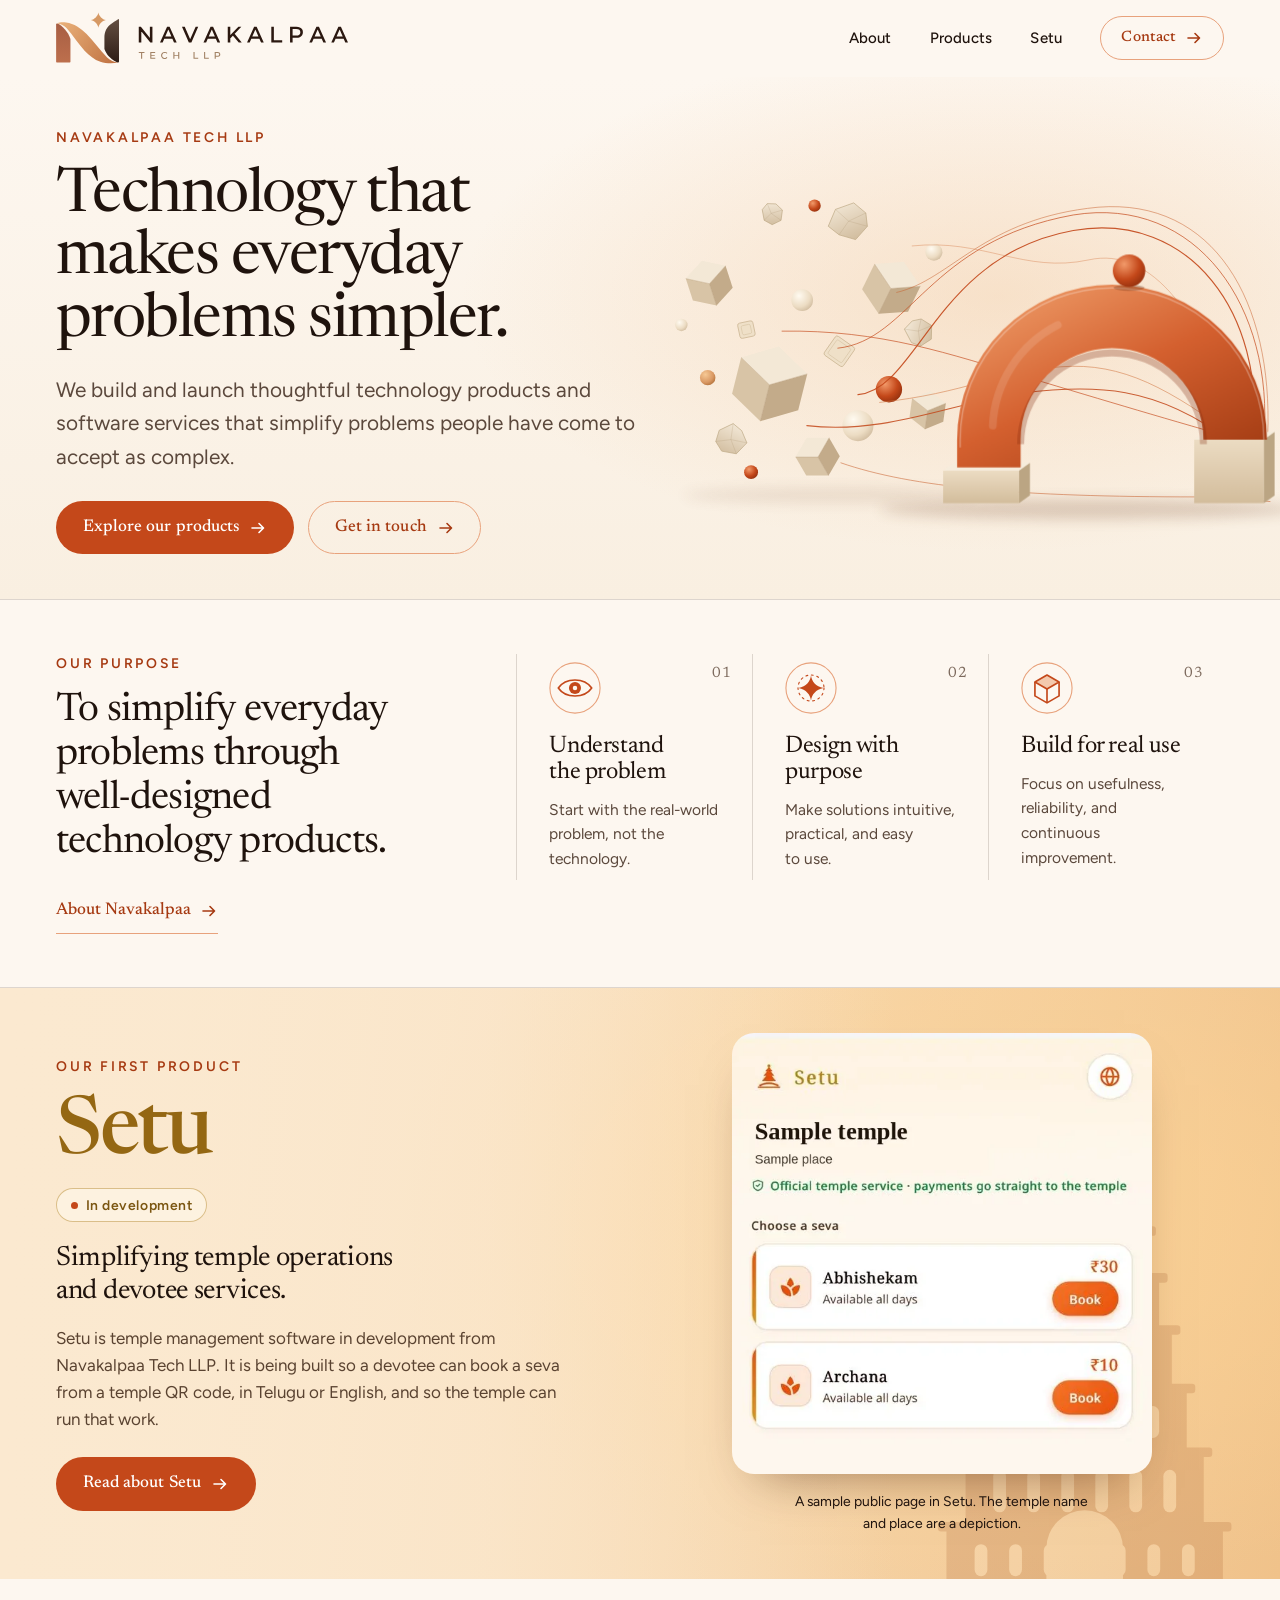
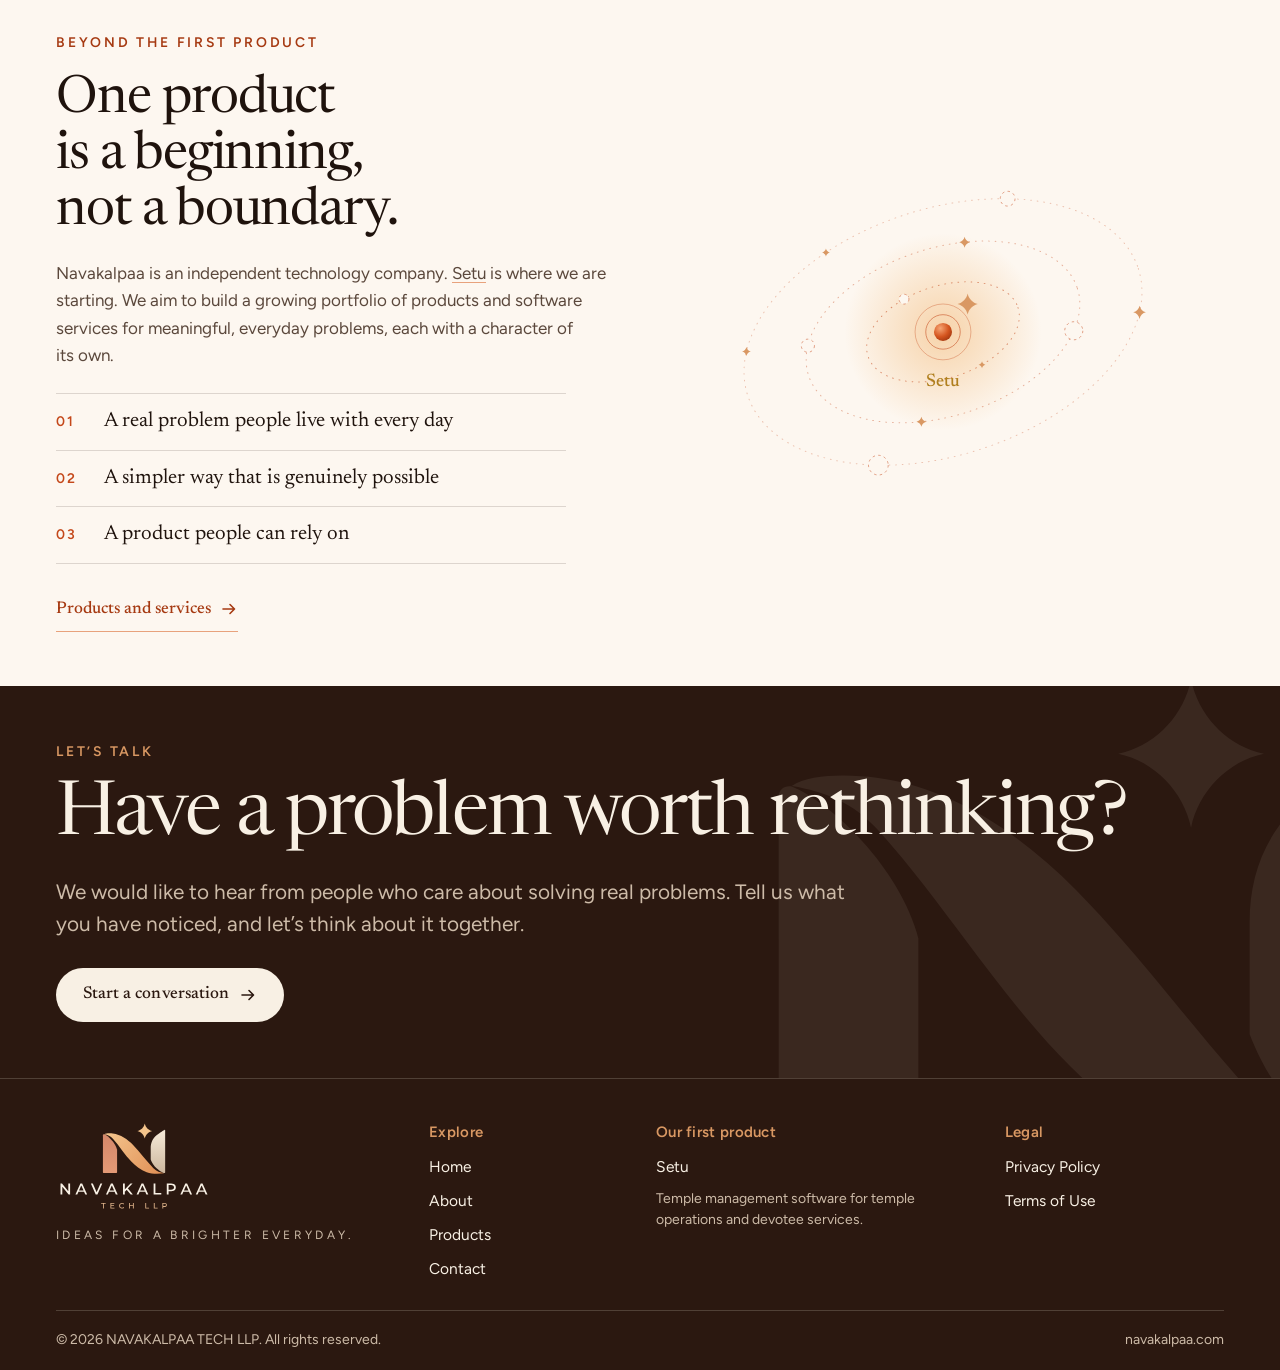
<file: index.html>
<!doctype html>
<html lang="en">
<head>
<meta charset="utf-8">
<meta name="viewport" content="width=device-width, initial-scale=1">
<title>Navakalpaa Tech | Thoughtful Technology Products</title>
<meta name="description" content="Navakalpaa Tech LLP builds and launches thoughtful technology products, SaaS applications and software services that simplify everyday problems.">
<meta name="theme-color" content="#fdf7f0">
<link rel="canonical" href="https://navakalpaa.com/">
<meta property="og:type" content="website">
<meta property="og:site_name" content="NAVAKALPAA TECH LLP">
<meta property="og:title" content="Navakalpaa Tech | Thoughtful Technology Products">
<meta property="og:description" content="Navakalpaa Tech LLP builds and launches thoughtful technology products, SaaS applications and software services that simplify everyday problems.">
<meta property="og:url" content="https://navakalpaa.com/">
<meta property="og:image" content="https://navakalpaa.com/assets/img/og-image.png">
<meta property="og:image:width" content="1200">
<meta property="og:image:height" content="630">
<meta property="og:image:alt" content="NAVAKALPAA TECH LLP: ideas for a brighter everyday">
<meta name="twitter:card" content="summary_large_image">
<meta name="twitter:title" content="Navakalpaa Tech | Thoughtful Technology Products">
<meta name="twitter:description" content="Navakalpaa Tech LLP builds and launches thoughtful technology products, SaaS applications and software services that simplify everyday problems.">
<meta name="twitter:image" content="https://navakalpaa.com/assets/img/og-image.png">
<link rel="icon" href="favicon.svg" type="image/svg+xml">
<link rel="icon" href="favicon.ico" sizes="48x48">
<link rel="apple-touch-icon" href="assets/icons/apple-touch-icon.png">
<link rel="manifest" href="site.webmanifest">
<link rel="preload" href="assets/fonts/newsreader-latin-opsz-normal.woff2" as="font" type="font/woff2" crossorigin>
<link rel="preload" href="assets/fonts/figtree-latin-wght-normal.woff2" as="font" type="font/woff2" crossorigin>
<link rel="stylesheet" href="css/styles.css">
<script type="application/ld+json">
{
  "@context": "https://schema.org",
  "@graph": [
    {
      "@type": "Organization",
      "@id": "https://navakalpaa.com/#organization",
      "name": "Navakalpaa Tech",
      "legalName": "Navakalpaa Tech LLP",
      "alternateName": ["Navakalpaa", "NAVAKALPAA TECH LLP"],
      "url": "https://navakalpaa.com/",
      "logo": {
        "@type": "ImageObject",
        "url": "https://navakalpaa.com/assets/icons/icon-512.png",
        "width": 512,
        "height": 512
      },
      "description": "Navakalpaa Tech LLP builds and launches thoughtful technology products, SaaS applications and software services that simplify everyday problems."
    },
    {
      "@type": "WebSite",
      "@id": "https://navakalpaa.com/#website",
      "name": "Navakalpaa Tech",
      "url": "https://navakalpaa.com/",
      "description": "Navakalpaa Tech LLP builds and launches thoughtful technology products, SaaS applications and software services that simplify everyday problems.",
      "publisher": { "@id": "https://navakalpaa.com/#organization" },
      "inLanguage": "en"
    }
  ]
}
</script>
<script src="js/site.config.js"></script>
<script src="js/main.js" defer></script>
</head>
<body>
<a class="skip-link" href="#main">Skip to content</a>
<header class="site-header">
<div class="container site-header__inner">
<a class="brand" href="index.html" aria-label="NAVAKALPAA TECH LLP, home">
<img class="brand__full" src="assets/logo/navakalpaa-logo-compact.svg" alt="" width="236" height="42">
<img class="brand__symbol" src="assets/logo/navakalpaa-symbol.svg" alt="" width="49" height="40">
</a>
<button class="nav-toggle" type="button" aria-expanded="false" aria-controls="site-menu" aria-label="Open menu"><span class="nav-toggle__bars" aria-hidden="true"><span></span><span></span><span></span></span></button>
<div class="nav-wrap" id="site-menu">
<nav class="site-nav" aria-label="Main">
<ul>
<li><a href="about.html">About</a></li><li><a href="products.html">Products</a></li><li><a href="setu.html">Setu</a></li>
<li><a class="btn btn--ghost" href="contact.html">Contact <svg class="arrow" width="18" height="18" viewBox="0 0 18 18" fill="none" aria-hidden="true" focusable="false"><path d="M3 9h11M10 4.5L14.5 9L10 13.5" stroke="currentColor" stroke-width="1.6" stroke-linecap="round" stroke-linejoin="round"/></svg></a></li>
</ul>
</nav>
</div>
</div>
</header>
<main id="main">

<section class="hero" aria-labelledby="hero-title">
<div class="container">
<div class="hero__grid">
<div class="hero__copy">
<p class="eyebrow">Navakalpaa Tech LLP</p>
<h1 class="display hero__title" id="hero-title">Technology that makes everyday problems simpler.</h1>
<p class="hero__lead">We build and launch thoughtful technology products and software services that simplify problems people have come to accept as complex.</p>
<div class="btn-row">
<a class="btn btn--primary" href="products.html">Explore our products <svg class="arrow" width="18" height="18" viewBox="0 0 18 18" fill="none" aria-hidden="true" focusable="false"><path d="M3 9h11M10 4.5L14.5 9L10 13.5" stroke="currentColor" stroke-width="1.6" stroke-linecap="round" stroke-linejoin="round"/></svg></a>
<a class="btn btn--ghost" href="contact.html">Get in touch <svg class="arrow" width="18" height="18" viewBox="0 0 18 18" fill="none" aria-hidden="true" focusable="false"><path d="M3 9h11M10 4.5L14.5 9L10 13.5" stroke="currentColor" stroke-width="1.6" stroke-linecap="round" stroke-linejoin="round"/></svg></a>
</div>
</div>
<div class="hero__art">
<svg class="art" viewBox="0 0 800 540" role="img" aria-labelledby="art-title art-desc" focusable="false">
<title id="art-title">Scattered shapes drawn together into a clear arch</title>
<desc id="art-desc">A loose collection of cubes, tiles and spheres on the left. Thin terracotta lines gather them and carry them over a solid arch, a simple form that holds everything together.</desc>
<defs>
<radialGradient id="gTerra" cx=".35" cy=".3" r=".85"><stop offset="0" stop-color="#f29a6a"/><stop offset=".55" stop-color="#c4481a"/><stop offset="1" stop-color="#85290a"/></radialGradient>
<radialGradient id="gCream" cx=".35" cy=".3" r=".85"><stop offset="0" stop-color="#fffaf0"/><stop offset=".6" stop-color="#ecdcc3"/><stop offset="1" stop-color="#c8b294"/></radialGradient>
<radialGradient id="gAmber" cx=".35" cy=".3" r=".85"><stop offset="0" stop-color="#f6c995"/><stop offset=".6" stop-color="#d99863"/><stop offset="1" stop-color="#a6652d"/></radialGradient>
<linearGradient id="gSand" x1="0" y1="0" x2="1" y2="1"><stop offset="0" stop-color="#f6ecdc"/><stop offset="1" stop-color="#cdb797"/></linearGradient>
<linearGradient id="gArch" x1=".1" y1="0" x2=".9" y2="1"><stop offset="0" stop-color="#f0a06c"/><stop offset=".5" stop-color="#d4602f"/><stop offset="1" stop-color="#a23b13"/></linearGradient>
<linearGradient id="gBlockF" x1="0" y1="0" x2="0" y2="1"><stop offset="0" stop-color="#ecdcc3"/><stop offset="1" stop-color="#d3bd9c"/></linearGradient>
<filter id="blur8" x="-20%" y="-100%" width="140%" height="300%"><feGaussianBlur stdDeviation="8"/></filter>
</defs>
<ellipse cx="560" cy="500" rx="270" ry="13" fill="#6b3a1c" opacity=".2" filter="url(#blur8)"/>
<ellipse cx="226" cy="482" rx="190" ry="10" fill="#6b3a1c" opacity=".1" filter="url(#blur8)"/>
<g><g class="piece"><g transform="translate(148 338) rotate(14)"><polygon points="-44.0,-24.2 0.0,1.3 0.0,49.7 -44.0,24.2" fill="#d8c4a6"/><polygon points="0.0,1.3 44.0,-24.2 44.0,24.2 0.0,49.7" fill="#c3ab8a"/><polygon points="0.0,-49.7 44.0,-24.2 0.0,1.3 -44.0,-24.2" fill="#f3e8d6"/><path d="M-44.0 -24.2L0 1.3L44.0 -24.2M0 1.3V49.7" stroke="#b79f7e" stroke-width=".8" fill="none" opacity=".6"/></g></g><g class="piece"><g transform="translate(70 208) rotate(-18)"><polygon points="-27.0,-14.9 0.0,0.8 0.0,30.5 -27.0,14.9" fill="#d8c4a6"/><polygon points="0.0,0.8 27.0,-14.9 27.0,14.9 0.0,30.5" fill="#c3ab8a"/><polygon points="0.0,-30.5 27.0,-14.9 0.0,0.8 -27.0,-14.9" fill="#f3e8d6"/><path d="M-27.0 -14.9L0 0.8L27.0 -14.9M0 0.8V30.5" stroke="#b79f7e" stroke-width=".8" fill="none" opacity=".6"/></g></g><g class="piece"><g transform="translate(305 214) rotate(26)"><polygon points="-33.0,-18.2 0.0,1.0 0.0,37.3 -33.0,18.2" fill="#d8c4a6"/><polygon points="0.0,1.0 33.0,-18.2 33.0,18.2 0.0,37.3" fill="#c3ab8a"/><polygon points="0.0,-37.3 33.0,-18.2 0.0,1.0 -33.0,-18.2" fill="#f3e8d6"/><path d="M-33.0 -18.2L0 1.0L33.0 -18.2M0 1.0V37.3" stroke="#b79f7e" stroke-width=".8" fill="none" opacity=".6"/></g></g><g class="piece"><g transform="translate(210 432) rotate(-30)"><polygon points="-25.0,-13.8 0.0,0.7 0.0,28.2 -25.0,13.8" fill="#d8c4a6"/><polygon points="0.0,0.7 25.0,-13.8 25.0,13.8 0.0,28.2" fill="#c3ab8a"/><polygon points="0.0,-28.2 25.0,-13.8 0.0,0.7 -25.0,-13.8" fill="#f3e8d6"/><path d="M-25.0 -13.8L0 0.7L25.0 -13.8M0 0.7V28.2" stroke="#b79f7e" stroke-width=".8" fill="none" opacity=".6"/></g></g><g class="piece"><g transform="translate(352 372) rotate(8)"><polygon points="-22.0,-12.1 0.0,0.7 0.0,24.9 -22.0,12.1" fill="#d8c4a6"/><polygon points="0.0,0.7 22.0,-12.1 22.0,12.1 0.0,24.9" fill="#c3ab8a"/><polygon points="0.0,-24.9 22.0,-12.1 0.0,0.7 -22.0,-12.1" fill="#f3e8d6"/><path d="M-22.0 -12.1L0 0.7L22.0 -12.1M0 0.7V24.9" stroke="#b79f7e" stroke-width=".8" fill="none" opacity=".6"/></g></g><g class="piece"><g transform="translate(250 128) rotate(20)"><path d="M25.0 -2.0 L16.6 19.3 L-5.6 20.8 L-22.5 15.2 L-21.2 -8.4 L-1.9 -24.4 L17.2 -17.5Z" fill="url(#gSand)" stroke="#bda884" stroke-width=".8" stroke-linejoin="round"/><path d="M0 0L25.0 -2.0" stroke="#a88f6c" stroke-width=".7" opacity=".35"/><path d="M0 0L-5.6 20.8" stroke="#a88f6c" stroke-width=".7" opacity=".35"/><path d="M0 0L-21.2 -8.4" stroke="#a88f6c" stroke-width=".7" opacity=".35"/><path d="M0 0L17.2 -17.5" stroke="#a88f6c" stroke-width=".7" opacity=".35"/></g></g><g class="piece"><g transform="translate(98 410) rotate(70)"><path d="M19.6 -0.3 L9.9 16.3 L-4.4 19.2 L-16.5 10.0 L-18.4 -9.8 L-6.1 -17.0 L11.0 -17.9Z" fill="url(#gSand)" stroke="#bda884" stroke-width=".8" stroke-linejoin="round"/><path d="M0 0L19.6 -0.3" stroke="#a88f6c" stroke-width=".7" opacity=".35"/><path d="M0 0L-4.4 19.2" stroke="#a88f6c" stroke-width=".7" opacity=".35"/><path d="M0 0L-18.4 -9.8" stroke="#a88f6c" stroke-width=".7" opacity=".35"/><path d="M0 0L11.0 -17.9" stroke="#a88f6c" stroke-width=".7" opacity=".35"/></g></g><g class="piece"><g transform="translate(340 270) rotate(-25)"><path d="M18.6 0.7 L10.8 16.4 L-5.7 18.7 L-14.3 9.6 L-15.2 -10.0 L-1.6 -15.3 L9.9 -12.7Z" fill="url(#gSand)" stroke="#bda884" stroke-width=".8" stroke-linejoin="round"/><path d="M0 0L18.6 0.7" stroke="#a88f6c" stroke-width=".7" opacity=".35"/><path d="M0 0L-5.7 18.7" stroke="#a88f6c" stroke-width=".7" opacity=".35"/><path d="M0 0L-15.2 -10.0" stroke="#a88f6c" stroke-width=".7" opacity=".35"/><path d="M0 0L9.9 -12.7" stroke="#a88f6c" stroke-width=".7" opacity=".35"/></g></g><g class="piece"><g transform="translate(150 118) rotate(40)"><path d="M15.5 -1.3 L10.3 10.3 L-1.3 12.6 L-12.0 3.7 L-12.0 -6.4 L-3.2 -13.3 L8.3 -12.6Z" fill="url(#gSand)" stroke="#bda884" stroke-width=".8" stroke-linejoin="round"/><path d="M0 0L15.5 -1.3" stroke="#a88f6c" stroke-width=".7" opacity=".35"/><path d="M0 0L-1.3 12.6" stroke="#a88f6c" stroke-width=".7" opacity=".35"/><path d="M0 0L-12.0 -6.4" stroke="#a88f6c" stroke-width=".7" opacity=".35"/><path d="M0 0L8.3 -12.6" stroke="#a88f6c" stroke-width=".7" opacity=".35"/></g></g><g class="piece"><g transform="translate(238 296) rotate(35)"><rect x="-15.0" y="-15.0" width="30" height="30" rx="3" fill="#efe0c8" stroke="#c9b390" stroke-width=".9"/><rect x="-11.0" y="-11.0" width="22" height="22" rx="2" fill="none" stroke="#d8c5a6" stroke-width=".8"/></g></g><g class="piece"><g transform="translate(118 268) rotate(-12)"><rect x="-10.0" y="-10.0" width="20" height="20" rx="3" fill="#efe0c8" stroke="#c9b390" stroke-width=".9"/><rect x="-6.0" y="-6.0" width="12" height="12" rx="2" fill="none" stroke="#d8c5a6" stroke-width=".8"/></g></g><g class="piece"><circle cx="302" cy="345" r="17" fill="url(#gTerra)"/></g><g class="piece"><circle cx="190" cy="230" r="14" fill="url(#gCream)"/></g><g class="piece"><circle cx="68" cy="330" r="10" fill="url(#gAmber)"/></g><g class="piece"><circle cx="124" cy="452" r="9" fill="url(#gTerra)"/></g><g class="piece"><circle cx="262" cy="392" r="20" fill="url(#gCream)"/></g><g class="piece"><circle cx="206" cy="108" r="8" fill="url(#gTerra)"/></g><g class="piece"><circle cx="360" cy="168" r="11" fill="url(#gCream)"/></g><g class="piece"><circle cx="34" cy="262" r="8" fill="url(#gCream)"/></g></g>
<g class="strands"><path class="strand" pathLength="1" d="M262 352C340 345 362 172 540 140C692 114 788 250 772 408" fill="none" stroke="#c4481a" stroke-width="1.5" stroke-linecap="round" opacity="0.9"/><path class="strand" pathLength="1" d="M236 292C330 282 352 154 540 120C700 94 800 240 786 410" fill="none" stroke="#c4481a" stroke-width="1.2" stroke-linecap="round" opacity="0.75"/><path class="strand" pathLength="1" d="M312 220C382 204 424 124 572 110C722 98 798 232 791 404" fill="none" stroke="#c9632f" stroke-width="1.1" stroke-linecap="round" opacity="0.6"/><path class="strand" pathLength="1" d="M196 392C300 404 384 362 474 350C566 338 648 340 742 412" fill="none" stroke="#c4481a" stroke-width="1.4" stroke-linecap="round" opacity="0.85"/><path class="strand" pathLength="1" d="M290 362C402 350 442 322 524 316C604 310 664 344 756 412" fill="none" stroke="#d27843" stroke-width="1.1" stroke-linecap="round" opacity="0.65"/><path class="strand" pathLength="1" d="M164 270C292 268 382 300 482 330C582 360 662 384 768 414" fill="none" stroke="#c4481a" stroke-width="1.2" stroke-linecap="round" opacity="0.7"/><path class="strand" pathLength="1" d="M240 440C332 472 472 484 700 484C742 486 772 488 794 490" fill="none" stroke="#c9632f" stroke-width="1.2" stroke-linecap="round" opacity="0.6"/><path class="strand" pathLength="1" d="M332 160C424 150 476 196 560 178C640 160 712 250 748 402" fill="none" stroke="#d27843" stroke-width="1" stroke-linecap="round" opacity="0.5"/></g>
<g class="arch">
<g>
<polygon points="372,450 470,450 470,492 372,492" fill="url(#gBlockF)"/>
<polygon points="372,450 470,450 484,440 386,440" fill="#f6ecdc"/>
<polygon points="470,450 484,440 484,482 470,492" fill="#bba583"/>
</g>
<g>
<polygon points="696,410 786,410 786,492 696,492" fill="url(#gBlockF)"/>
<polygon points="696,410 786,410 800,400 710,400" fill="#f6ecdc"/>
<polygon points="786,410 800,400 800,482 786,492" fill="#bba583"/>
</g>
<path d="M390 446V410A200 200 0 0 1 790 410H708A118 118 0 0 0 472 410V446Z" fill="url(#gArch)"/>
<path d="M472 410A118 118 0 0 1 708 410" fill="none" stroke="#7d2608" stroke-width="9" opacity=".28" transform="translate(0 6)"/>
<path d="M394 420V410A196 196 0 0 1 786 410" fill="none" stroke="#fff" stroke-opacity=".28" stroke-width="2"/>
<path d="M436 392A154 154 0 0 1 520 262" fill="none" stroke="#fff" stroke-opacity=".12" stroke-width="10" stroke-linecap="round"/>
<g class="keystone"><ellipse cx="612" cy="214" rx="20" ry="4" fill="#5a2208" opacity=".28"/><circle cx="612" cy="192" r="21" fill="url(#gTerra)"/></g>
</g>
</svg>
</div>
</div>
</div>
<p class="hero__side" aria-hidden="true">Understand<br>Design<br>Build<br>A brighter<br>everyday</p>
</section>

<section class="approach" id="approach" aria-labelledby="approach-title">
<div class="container">
<div class="approach__grid">
<div class="approach__head reveal">
<p class="eyebrow">Our purpose</p>
<h2 class="h2 h2--purpose" id="approach-title">To simplify everyday problems through well-designed technology products.</h2>
<a class="link-arrow" href="about.html">About Navakalpaa <svg class="arrow" width="18" height="18" viewBox="0 0 18 18" fill="none" aria-hidden="true" focusable="false"><path d="M3 9h11M10 4.5L14.5 9L10 13.5" stroke="currentColor" stroke-width="1.6" stroke-linecap="round" stroke-linejoin="round"/></svg></a>
</div>
<ol class="principles">
<li class="principle reveal" data-delay="1">
<svg class="principle__icon" viewBox="0 0 56 56" fill="none" aria-hidden="true" focusable="false">
<circle class="ring" cx="28" cy="28" r="27" stroke="#e8a27c" stroke-width="1.2"/>
<path d="M10 28C18 16.5 38 16.5 46 28C38 39.5 18 39.5 10 28Z" stroke="#c4481a" stroke-width="1.8" stroke-linejoin="round"/>
<circle class="iris" cx="28" cy="28" r="6.5" fill="#c4481a"/>
<circle cx="28" cy="28" r="2.4" fill="#fdf7f0"/>
</svg>
<span class="principle__no" aria-hidden="true">01</span>
<h3>Understand the problem</h3>
<p>Start with the real-world problem, not the technology.</p>
</li>
<li class="principle reveal" data-delay="2">
<svg class="principle__icon" viewBox="0 0 56 56" fill="none" aria-hidden="true" focusable="false">
<circle class="ring" cx="28" cy="28" r="27" stroke="#e8a27c" stroke-width="1.2"/>
<circle cx="28" cy="28" r="14" stroke="#c4481a" stroke-width="1.2" stroke-dasharray="2 4" stroke-linecap="round"/>
<path class="star" d="M28 14.5C28.9 21 33 26.2 41.5 28C33 29.8 28.9 35 28 41.5C27.1 35 23 29.8 14.5 28C23 26.2 27.1 21 28 14.5Z" fill="#c4481a"/>
</svg>
<span class="principle__no" aria-hidden="true">02</span>
<h3>Design with purpose</h3>
<p>Make solutions intuitive, practical, and easy to use.</p>
</li>
<li class="principle reveal" data-delay="3">
<svg class="principle__icon" viewBox="0 0 56 56" fill="none" aria-hidden="true" focusable="false">
<circle class="ring" cx="28" cy="28" r="27" stroke="#e8a27c" stroke-width="1.2"/>
<path d="M15 21.5V36.5L28 44L41 36.5V21.5" stroke="#c4481a" stroke-width="1.8" stroke-linejoin="round"/>
<path d="M28 29V44" stroke="#c4481a" stroke-width="1.8"/>
<path class="cube-top" d="M28 14L41 21.5L28 29L15 21.5Z" stroke="#c4481a" stroke-width="1.8" stroke-linejoin="round" fill="#f3c9ad"/>
</svg>
<span class="principle__no" aria-hidden="true">03</span>
<h3>Build for real use</h3>
<p>Focus on usefulness, reliability, and continuous improvement.</p>
</li>
</ol>
</div>
</div>
</section>

<section class="setu-band" id="setu" aria-labelledby="setu-title">
<div class="setu-band__temple" aria-hidden="true"><svg viewBox="0 0 400 600" aria-hidden="true" focusable="false">
<g fill="currentColor"><rect x="70" y="540" width="260" height="60"/><rect x="62" y="535" width="276" height="9" rx="3"/><rect x="88" y="470" width="224" height="70"/><rect x="80" y="465" width="240" height="9" rx="3"/><rect x="104" y="410" width="192" height="60"/><rect x="96" y="405" width="208" height="9" rx="3"/><rect x="118" y="355" width="164" height="55"/><rect x="110" y="350" width="180" height="9" rx="3"/><rect x="130" y="306" width="140" height="49"/><rect x="122" y="301" width="156" height="9" rx="3"/><rect x="141" y="262" width="118" height="44"/><rect x="133" y="257" width="134" height="9" rx="3"/><rect x="152" y="224" width="96" height="38"/><rect x="144" y="219" width="112" height="9" rx="3"/><rect x="162" y="192" width="76" height="32"/><rect x="154" y="187" width="92" height="9" rx="3"/><path d="M200 192C168 192 160 176 160 168H240C240 176 232 192 200 192Z"/><rect x="192" y="140" width="16" height="28" rx="6"/><path d="M200 108C207 120 210 130 200 142C190 130 193 120 200 108Z"/><rect x="196" y="96" width="8" height="16" rx="3"/><circle cx="200" cy="90" r="5"/></g>
<g fill="#fbe9d0"><rect x="96.5" y="556" width="12" height="30" rx="6"/><rect x="129.0" y="556" width="12" height="30" rx="6"/><rect x="161.5" y="556" width="12" height="30" rx="6"/><rect x="194.0" y="556" width="12" height="30" rx="6"/><rect x="226.5" y="556" width="12" height="30" rx="6"/><rect x="259.0" y="556" width="12" height="30" rx="6"/><rect x="291.5" y="556" width="12" height="30" rx="6"/><rect x="114.0" y="486" width="12" height="40" rx="6"/><rect x="146.0" y="486" width="12" height="40" rx="6"/><rect x="178.0" y="486" width="12" height="40" rx="6"/><rect x="210.0" y="486" width="12" height="40" rx="6"/><rect x="242.0" y="486" width="12" height="40" rx="6"/><rect x="274.0" y="486" width="12" height="40" rx="6"/><rect x="130.0" y="426" width="12" height="30" rx="6"/><rect x="162.0" y="426" width="12" height="30" rx="6"/><rect x="194.0" y="426" width="12" height="30" rx="6"/><rect x="226.0" y="426" width="12" height="30" rx="6"/><rect x="258.0" y="426" width="12" height="30" rx="6"/><rect x="144.8" y="371" width="12" height="25" rx="6"/><rect x="177.6" y="371" width="12" height="25" rx="6"/><rect x="210.4" y="371" width="12" height="25" rx="6"/><rect x="243.2" y="371" width="12" height="25" rx="6"/><rect x="152.0" y="322" width="12" height="19" rx="6"/><rect x="180.0" y="322" width="12" height="19" rx="6"/><rect x="208.0" y="322" width="12" height="19" rx="6"/><rect x="236.0" y="322" width="12" height="19" rx="6"/><rect x="164.5" y="278" width="12" height="14" rx="6"/><rect x="194.0" y="278" width="12" height="14" rx="6"/><rect x="223.5" y="278" width="12" height="14" rx="6"/><rect x="170.0" y="240" width="12" height="8" rx="6"/><rect x="194.0" y="240" width="12" height="8" rx="6"/><rect x="218.0" y="240" width="12" height="8" rx="6"/><rect x="175.0" y="208" width="12" height="2" rx="6"/><rect x="194.0" y="208" width="12" height="2" rx="6"/><rect x="213.0" y="208" width="12" height="2" rx="6"/><path d="M164 600V560A36 36 0 0 1 236 560V600Z"/></g>
</svg></div>
<div class="setu-band__fade" aria-hidden="true"></div>
<div class="container">
<div class="setu-band__grid">
<div class="setu-band__copy reveal">
<p class="eyebrow">Our first product</p>
<h2 class="setu-name" id="setu-title">Setu</h2>
<p class="setu-tag">In development</p>
<h3 class="h3" id="setu-sub">Simplifying temple operations and devotee services.</h3>
<p class="prose">Setu is temple management software in development from Navakalpaa Tech LLP. It is being built so a devotee can book a seva from a temple QR code, in Telugu or English, and so the temple can run that work.</p>
<a class="btn btn--primary" href="setu.html">Read about Setu <svg class="arrow" width="18" height="18" viewBox="0 0 18 18" fill="none" aria-hidden="true" focusable="false"><path d="M3 9h11M10 4.5L14.5 9L10 13.5" stroke="currentColor" stroke-width="1.6" stroke-linecap="round" stroke-linejoin="round"/></svg></a>
</div>
<figure class="setu-band__phone reveal" data-delay="1">
<img src="assets/img/setu-devotee-seva-booking.webp" width="589" height="618" alt="Sample Setu page for a temple. The temple name and place are a depiction. The page lists Abhishekam and Archana with a price and a Book button, and says payments go straight to the temple." loading="lazy" decoding="async">
<figcaption class="phone-caption">A sample public page in Setu. The temple name and place are a depiction.</figcaption>
</figure>
</div>
</div>
</section>

<section class="beyond" aria-labelledby="beyond-title">
<div class="container">
<div class="beyond__grid">
<div class="beyond__copy reveal">
<p class="eyebrow">Beyond the first product</p>
<h2 class="h2" id="beyond-title">One product is a beginning, not a boundary.</h2>
<div class="prose">
<p>Navakalpaa is an independent technology company. <a href="setu.html">Setu</a> is where we are starting. We aim to build a growing portfolio of products and software services for meaningful, everyday problems, each with a character of its own.</p>
</div>
<ul class="beyond__list">
<li><span>01</span>A real problem people live with every day</li>
<li><span>02</span>A simpler way that is genuinely possible</li>
<li><span>03</span>A product people can rely on</li>
</ul>
<a class="link-arrow" href="products.html">Products and services <svg class="arrow" width="18" height="18" viewBox="0 0 18 18" fill="none" aria-hidden="true" focusable="false"><path d="M3 9h11M10 4.5L14.5 9L10 13.5" stroke="currentColor" stroke-width="1.6" stroke-linecap="round" stroke-linejoin="round"/></svg></a>
</div>
<div class="reveal" data-delay="1">
<svg class="orbit" viewBox="0 0 560 460" role="img" aria-labelledby="orbit-title" focusable="false">
<title id="orbit-title">One glowing point at the centre with faint, empty orbits around it</title>
<defs><radialGradient id="gSetu" cx=".35" cy=".3" r=".85"><stop offset="0" stop-color="#f6a574"/><stop offset=".55" stop-color="#d4551f"/><stop offset="1" stop-color="#97300c"/></radialGradient>
<radialGradient id="gHalo"><stop offset="0" stop-color="#f4c48c" stop-opacity=".7"/><stop offset="1" stop-color="#f4c48c" stop-opacity="0"/></radialGradient></defs>
<circle cx="280" cy="230" r="120" fill="url(#gHalo)"/>
<g class="spin"><ellipse cx="280" cy="230" rx="96" ry="56" transform="rotate(-18 280 230)" fill="none" stroke="#c4481a" stroke-opacity="0.55" stroke-width="1.2" stroke-dasharray="1 7" stroke-linecap="round"/><ellipse cx="280" cy="230" rx="172" ry="102" transform="rotate(-18 280 230)" fill="none" stroke="#c4481a" stroke-opacity="0.4" stroke-width="1.2" stroke-dasharray="1 7" stroke-linecap="round"/><ellipse cx="280" cy="230" rx="250" ry="150" transform="rotate(-18 280 230)" fill="none" stroke="#c4481a" stroke-opacity="0.3" stroke-width="1.2" stroke-dasharray="1 7" stroke-linecap="round"/></g>
<g class="spin rev"><circle cx="439.2" cy="228.6" r="11" fill="#fdf7f0" stroke="#c4481a" stroke-opacity=".5" stroke-width="1.2" stroke-dasharray="3 4"/><circle cx="115.5" cy="246.8" r="8" fill="#fdf7f0" stroke="#c4481a" stroke-opacity=".5" stroke-width="1.2" stroke-dasharray="3 4"/><circle cx="201.3" cy="392.2" r="12" fill="#fdf7f0" stroke="#c4481a" stroke-opacity=".5" stroke-width="1.2" stroke-dasharray="3 4"/><circle cx="358.7" cy="67.8" r="9" fill="#fdf7f0" stroke="#c4481a" stroke-opacity=".5" stroke-width="1.2" stroke-dasharray="3 4"/><circle cx="232.5" cy="190.1" r="6" fill="#fdf7f0" stroke="#c4481a" stroke-opacity=".5" stroke-width="1.2" stroke-dasharray="3 4"/><g transform="translate(253.7 339.3)"><path class="twinkle" d="M0.00 -6.10C0.60 -3.10 3.00 -0.64 5.92 0.00C3.00 0.64 0.60 3.10 0.00 6.10C-0.60 3.10 -3.00 0.64 -5.92 0.00C-3.00 -0.64 -0.60 -3.10 0.00 -6.10Z" fill="#d99863"/></g><g transform="translate(519.3 206.2)"><path class="twinkle" d="M0.00 -7.93C0.78 -4.03 3.90 -0.83 7.70 0.00C3.90 0.83 0.78 4.03 0.00 7.93C-0.78 4.03 -3.90 0.83 -7.70 0.00C-3.90 -0.83 -0.78 -4.03 0.00 -7.93Z" fill="#d99863"/></g><g transform="translate(40.7 253.8)"><path class="twinkle" d="M0.00 -5.49C0.54 -2.79 2.70 -0.58 5.33 0.00C2.70 0.58 0.54 2.79 0.00 5.49C-0.54 2.79 -2.70 0.58 -5.33 0.00C-2.70 -0.58 -0.54 -2.79 0.00 -5.49Z" fill="#d99863"/></g><g transform="translate(327.5 269.9)"><path class="twinkle" d="M0.00 -4.27C0.42 -2.17 2.10 -0.45 4.14 0.00C2.10 0.45 0.42 2.17 0.00 4.27C-0.42 2.17 -2.10 0.45 -4.14 0.00C-2.10 -0.45 -0.42 -2.17 0.00 -4.27Z" fill="#d99863"/></g><g transform="translate(306.3 120.7)"><path class="twinkle" d="M0.00 -6.71C0.66 -3.41 3.30 -0.70 6.51 0.00C3.30 0.70 0.66 3.41 0.00 6.71C-0.66 3.41 -3.30 0.70 -6.51 0.00C-3.30 -0.70 -0.66 -3.41 0.00 -6.71Z" fill="#d99863"/></g><g transform="translate(137.5 133.4)"><path class="twinkle" d="M0.00 -4.88C0.48 -2.48 2.40 -0.51 4.74 0.00C2.40 0.51 0.48 2.48 0.00 4.88C-0.48 2.48 -2.40 0.51 -4.74 0.00C-2.40 -0.51 -0.48 -2.48 0.00 -4.88Z" fill="#d99863"/></g></g>
<circle cx="280" cy="230" r="34" fill="none" stroke="#c4481a" stroke-opacity=".35" stroke-width="1.2"/>
<circle cx="280" cy="230" r="21" fill="none" stroke="#c4481a" stroke-opacity=".55" stroke-width="1.2"/>
<circle cx="280" cy="230" r="11" fill="url(#gSetu)"/>
<g transform="translate(310 196)"><path class="glint" d="M0.00 -12.81C1.26 -6.51 6.30 -1.34 12.43 0.00C6.30 1.34 1.26 6.51 0.00 12.81C-1.26 6.51 -6.30 1.34 -12.43 0.00C-6.30 -1.34 -1.26 -6.51 0.00 -12.81Z" fill="#d99863"/></g>
<text x="280" y="296" text-anchor="middle" font-family="Newsreader, Georgia, serif" font-size="22" font-weight="500" fill="#b07f1e" letter-spacing="-0.3">Setu</text>
</svg>
</div>
</div>
</div>
</section>

<section class="closing on-dark" aria-labelledby="closing-title">
<img class="closing__mark" src="assets/logo/navakalpaa-symbol-mono-light.svg" alt="" width="251" height="204">
<div class="container">
<p class="eyebrow">Let&rsquo;s talk</p>
<h2 id="closing-title">Have a problem worth rethinking?</h2>
<p class="lead">We would like to hear from people who care about solving real problems. Tell us what you have noticed, and let&rsquo;s think about it together.</p>
<div class="btn-row">
<a class="btn btn--light" href="contact.html">Start a conversation <svg class="arrow" width="18" height="18" viewBox="0 0 18 18" fill="none" aria-hidden="true" focusable="false"><path d="M3 9h11M10 4.5L14.5 9L10 13.5" stroke="currentColor" stroke-width="1.6" stroke-linecap="round" stroke-linejoin="round"/></svg></a>
</div>
<p class="closing__note" data-if-email hidden>Or write to us at <a href="#" data-mailto data-site="email"></a></p>
</div>
</section>
</main>
<footer class="site-footer">
<div class="container">
<div class="site-footer__grid">
<div class="footer-brand">
<a href="index.html" aria-label="NAVAKALPAA TECH LLP, home"><img src="assets/logo/navakalpaa-logo-stacked-inverted.svg" alt="" width="190" height="112"></a>
<p data-site="tagline">Ideas for a brighter everyday.</p>
</div>
<nav class="footer-nav" aria-label="Footer">
<h2>Explore</h2>
<ul>
<li><a href="index.html">Home</a></li>
<li><a href="about.html">About</a></li>
<li><a href="products.html">Products</a></li>
<li><a href="contact.html">Contact</a></li>
</ul>
</nav>
<div class="footer-nav">
<h2>Our first product</h2>
<ul>
<li><a href="setu.html">Setu</a></li>
</ul>
<small>Temple management software for temple operations and devotee services.</small>
</div>
<nav class="footer-nav" aria-label="Legal">
<h2>Legal</h2>
<ul>
<li><a href="privacy.html">Privacy Policy</a></li>
<li><a href="terms.html">Terms of Use</a></li>
</ul>
</nav>
</div>
<div class="site-footer__base">
<span>&copy; <span data-year>2026</span> <span data-site="name">NAVAKALPAA TECH LLP</span>. All rights reserved.</span>
<span data-site="domain">navakalpaa.com</span>
</div>
</div>
</footer>
</body>
</html>
</file>
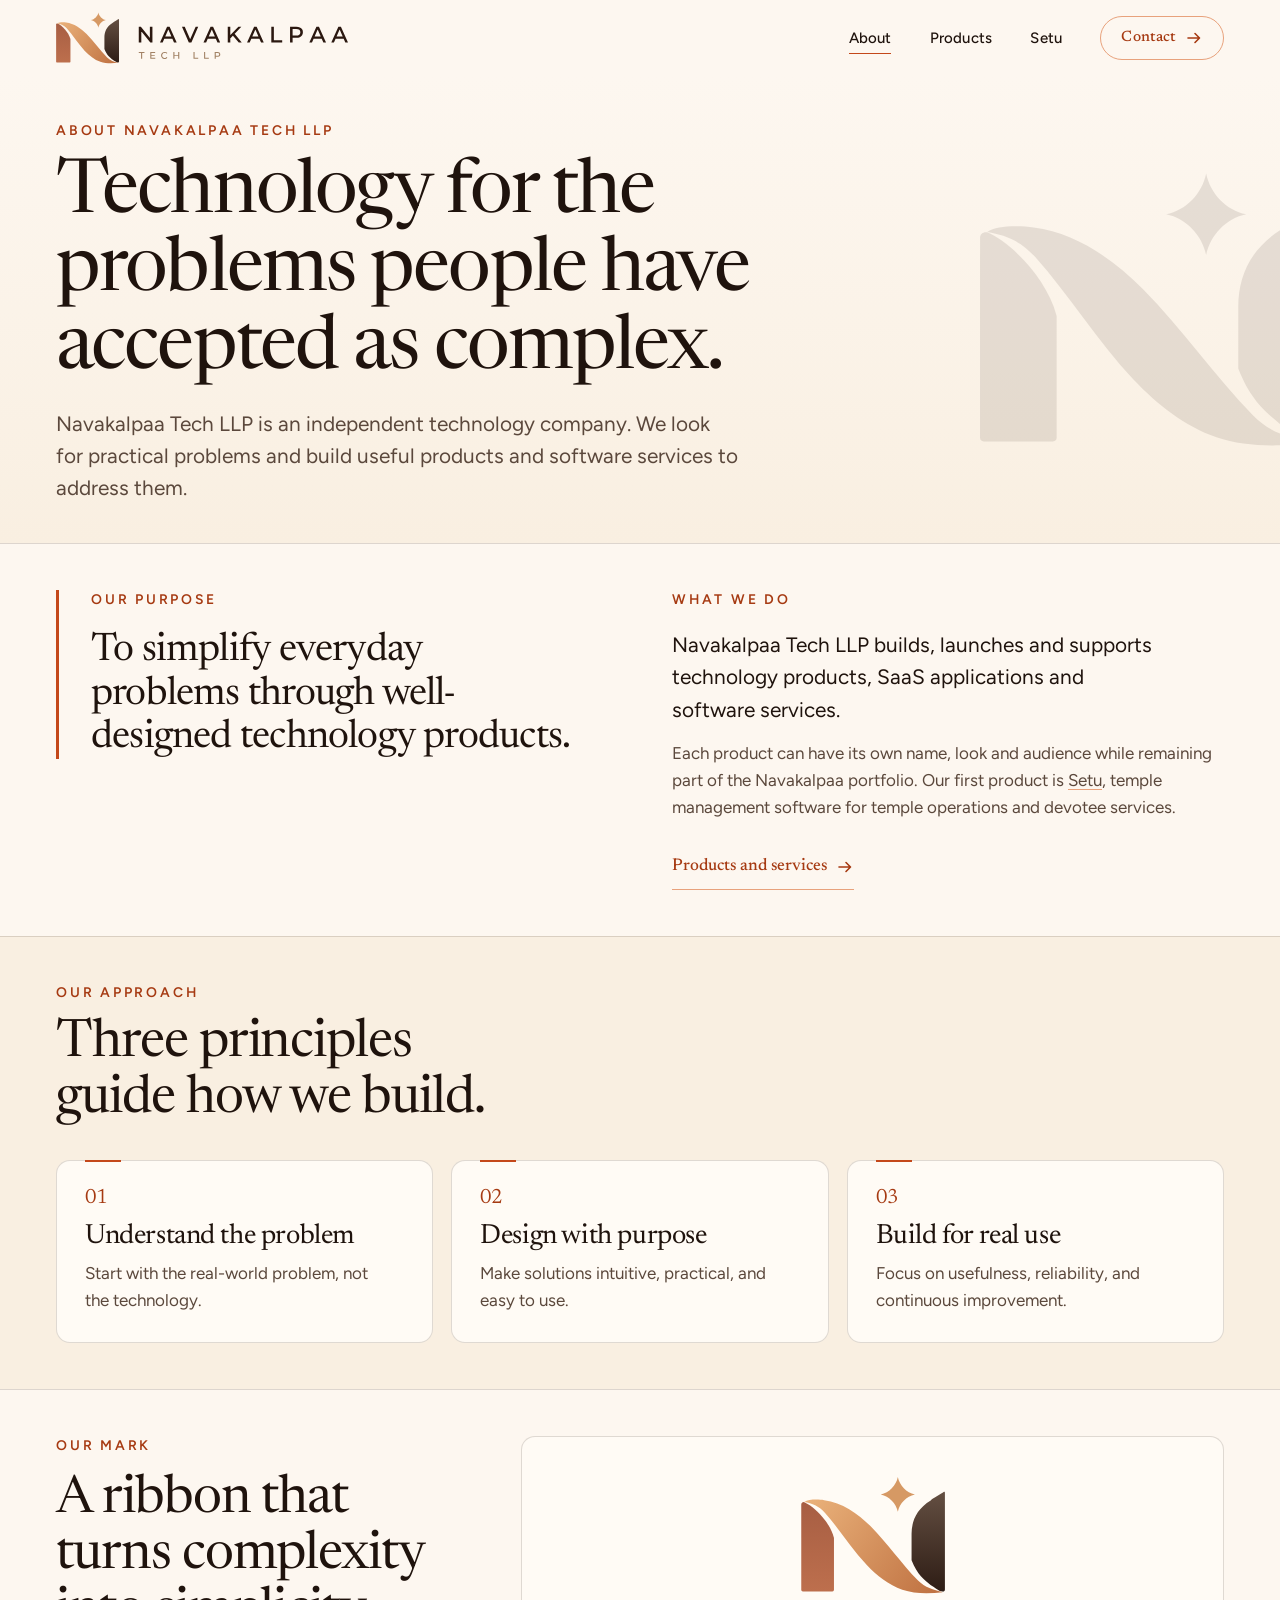
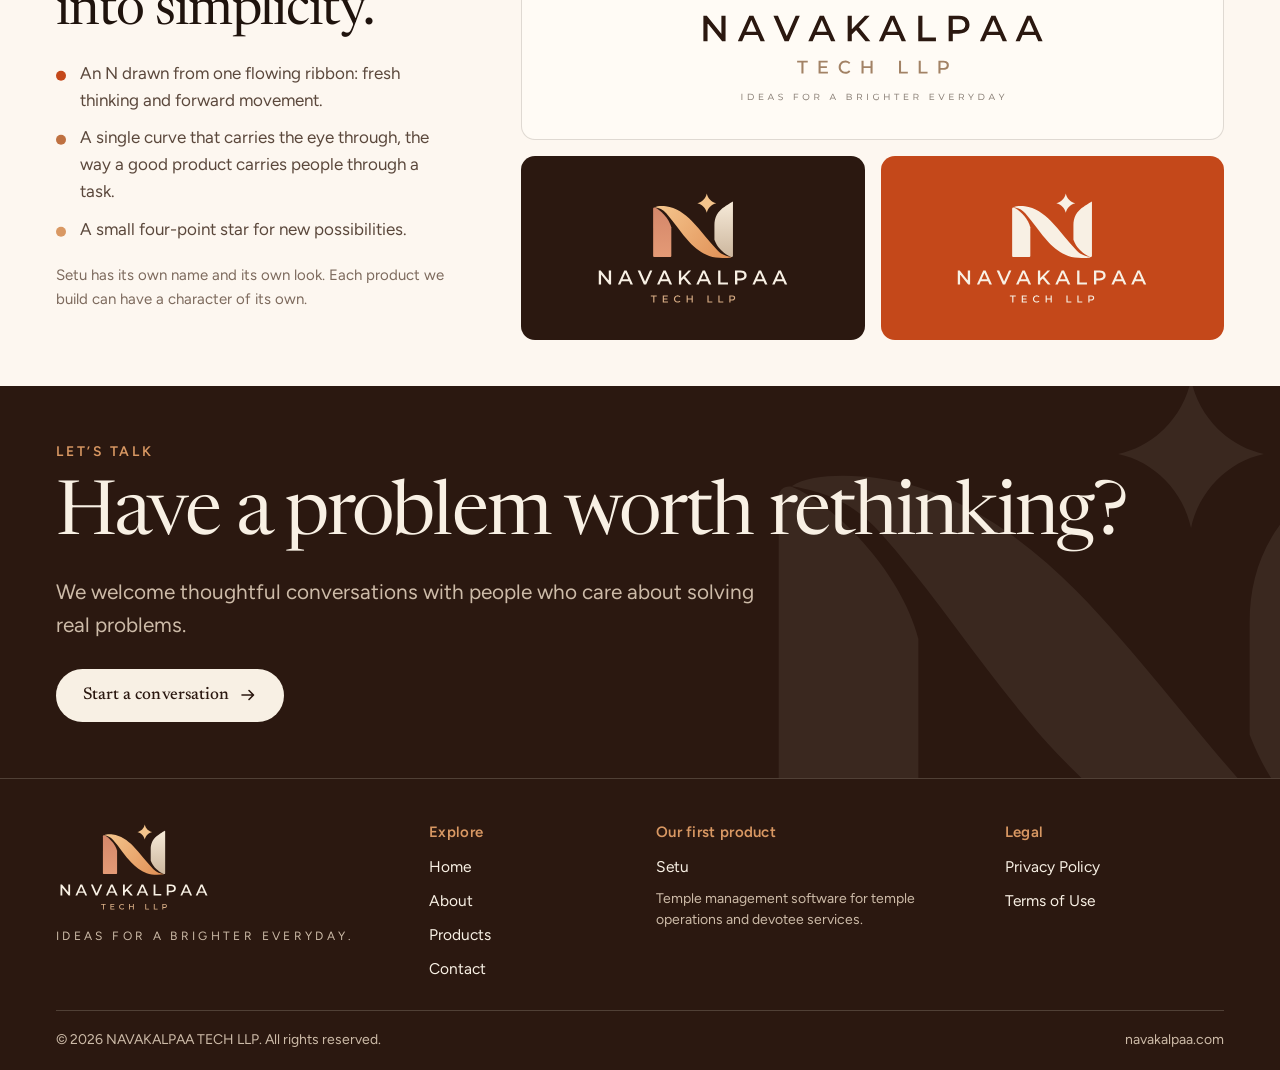
<file: about.html>
<!doctype html>
<html lang="en">
<head>
<meta charset="utf-8">
<meta name="viewport" content="width=device-width, initial-scale=1">
<title>About Us | Navakalpaa Tech</title>
<meta name="description" content="Navakalpaa Tech LLP builds thoughtful technology products and software services. Our purpose is to simplify everyday problems, starting with Setu for temples.">
<meta name="theme-color" content="#fdf7f0">
<link rel="canonical" href="https://navakalpaa.com/about">
<meta property="og:type" content="website">
<meta property="og:site_name" content="NAVAKALPAA TECH LLP">
<meta property="og:title" content="About Us | Navakalpaa Tech">
<meta property="og:description" content="Navakalpaa Tech LLP builds thoughtful technology products and software services. Our purpose is to simplify everyday problems, starting with Setu for temples.">
<meta property="og:url" content="https://navakalpaa.com/about">
<meta property="og:image" content="https://navakalpaa.com/assets/img/og-image.png">
<meta property="og:image:width" content="1200">
<meta property="og:image:height" content="630">
<meta property="og:image:alt" content="NAVAKALPAA TECH LLP: ideas for a brighter everyday">
<meta name="twitter:card" content="summary_large_image">
<meta name="twitter:title" content="About Us | Navakalpaa Tech">
<meta name="twitter:description" content="Navakalpaa Tech LLP builds thoughtful technology products and software services. Our purpose is to simplify everyday problems, starting with Setu for temples.">
<meta name="twitter:image" content="https://navakalpaa.com/assets/img/og-image.png">
<link rel="icon" href="favicon.svg" type="image/svg+xml">
<link rel="icon" href="favicon.ico" sizes="48x48">
<link rel="apple-touch-icon" href="assets/icons/apple-touch-icon.png">
<link rel="manifest" href="site.webmanifest">
<link rel="preload" href="assets/fonts/newsreader-latin-opsz-normal.woff2" as="font" type="font/woff2" crossorigin>
<link rel="preload" href="assets/fonts/figtree-latin-wght-normal.woff2" as="font" type="font/woff2" crossorigin>
<link rel="stylesheet" href="css/styles.css">
<script src="js/site.config.js"></script>
<script src="js/main.js" defer></script>
</head>
<body>
<a class="skip-link" href="#main">Skip to content</a>
<header class="site-header">
<div class="container site-header__inner">
<a class="brand" href="index.html" aria-label="NAVAKALPAA TECH LLP, home">
<img class="brand__full" src="assets/logo/navakalpaa-logo-compact.svg" alt="" width="236" height="42">
<img class="brand__symbol" src="assets/logo/navakalpaa-symbol.svg" alt="" width="49" height="40">
</a>
<button class="nav-toggle" type="button" aria-expanded="false" aria-controls="site-menu" aria-label="Open menu"><span class="nav-toggle__bars" aria-hidden="true"><span></span><span></span><span></span></span></button>
<div class="nav-wrap" id="site-menu">
<nav class="site-nav" aria-label="Main">
<ul>
<li><a href="about.html" aria-current="page">About</a></li><li><a href="products.html">Products</a></li><li><a href="setu.html">Setu</a></li>
<li><a class="btn btn--ghost" href="contact.html">Contact <svg class="arrow" width="18" height="18" viewBox="0 0 18 18" fill="none" aria-hidden="true" focusable="false"><path d="M3 9h11M10 4.5L14.5 9L10 13.5" stroke="currentColor" stroke-width="1.6" stroke-linecap="round" stroke-linejoin="round"/></svg></a></li>
</ul>
</nav>
</div>
</div>
</header>
<main id="main">

<section class="page-hero">
<img class="page-hero__mark" src="assets/logo/navakalpaa-symbol-mono-dark.svg" alt="" width="251" height="204">
<div class="container">
<p class="eyebrow">About Navakalpaa Tech LLP</p>
<h1>Technology for the problems people have accepted as complex.</h1>
<p class="lead">Navakalpaa Tech LLP is an independent technology company. We look for practical problems and build useful products and software services to address them.</p>
</div>
</section>

<section class="block block--tight" aria-label="Our purpose and what we do">
<div class="container">
<div class="duo">
<div class="duo__purpose reveal" id="purpose">
<p class="eyebrow">Our purpose</p>
<h2 class="pull">To simplify everyday problems through well-designed technology products.</h2>
</div>
<div class="duo__does reveal" data-delay="1" id="what-we-do">
<p class="eyebrow">What we do</p>
<p class="lead">Navakalpaa Tech LLP builds, launches and supports technology products, SaaS applications and software services.</p>
<p class="prose">Each product can have its own name, look and audience while remaining part of the Navakalpaa portfolio. Our first product is <a href="setu.html">Setu</a>, temple management software for temple operations and devotee services.</p>
<a class="link-arrow" href="products.html">Products and services <svg class="arrow" width="18" height="18" viewBox="0 0 18 18" fill="none" aria-hidden="true" focusable="false"><path d="M3 9h11M10 4.5L14.5 9L10 13.5" stroke="currentColor" stroke-width="1.6" stroke-linecap="round" stroke-linejoin="round"/></svg></a>
</div>
</div>
</div>
</section>

<section class="block block--tight block--cream block--rule" aria-labelledby="principles-title">
<div class="container">
<div class="section-head">
<p class="eyebrow">Our approach</p>
<h2 class="h2" id="principles-title">Three principles guide how we build.</h2>
</div>
<ol class="principle-cards reveal">
<li class="principle-card"><span class="no">01</span><h3>Understand the problem</h3><p>Start with the real-world problem, not the technology.</p></li>
<li class="principle-card"><span class="no">02</span><h3>Design with purpose</h3><p>Make solutions intuitive, practical, and easy to use.</p></li>
<li class="principle-card"><span class="no">03</span><h3>Build for real use</h3><p>Focus on usefulness, reliability, and continuous improvement.</p></li>
</ol>
</div>
</section>

<section class="block block--tight block--rule" aria-labelledby="mark-title">
<div class="container">
<div class="split">
<div class="split__label">
<p class="eyebrow">Our mark</p>
<h2 class="h2" id="mark-title">A ribbon that turns complexity into simplicity.</h2>
<ul class="mark-meanings muted">
<li><span class="dot dot--a"></span><span>An N drawn from one flowing ribbon: fresh thinking and forward movement.</span></li>
<li><span class="dot dot--b"></span><span>A single curve that carries the eye through, the way a good product carries people through a task.</span></li>
<li><span class="dot dot--c"></span><span>A small four-point star for new possibilities.</span></li>
</ul>
<p class="beyond__note">Setu has its own name and its own look. Each product we build can have a character of its own.</p>
</div>
<div class="mark-stage reveal">
<figure class="mark-tile mark-tile--light span-2"><img src="assets/logo/navakalpaa-logo.svg" alt="NAVAKALPAA TECH LLP logo: a flowing ribbon-shaped N with a four-point star, the wordmark NAVAKALPAA, TECH LLP and the tagline Ideas for a brighter everyday." width="624" height="412" loading="lazy"></figure>
<div class="mark-pair">
<figure class="mark-tile mark-tile--dark mark-tile--small"><img src="assets/logo/navakalpaa-logo-stacked-inverted.svg" alt="NAVAKALPAA TECH LLP logo on a dark background" width="624" height="368" loading="lazy"></figure>
<figure class="mark-tile mark-tile--terra mark-tile--small"><img src="assets/logo/navakalpaa-logo-stacked-mono-light.svg" alt="NAVAKALPAA TECH LLP logo in a single light colour on a terracotta background" width="624" height="368" loading="lazy"></figure>
</div>
</div>
</div>
</div>
</section>

<section class="closing on-dark" aria-labelledby="closing-title">
<img class="closing__mark" src="assets/logo/navakalpaa-symbol-mono-light.svg" alt="" width="251" height="204">
<div class="container">
<p class="eyebrow">Let&rsquo;s talk</p>
<h2 id="closing-title">Have a problem worth rethinking?</h2>
<p class="lead">We welcome thoughtful conversations with people who care about solving real problems.</p>
<div class="btn-row">
<a class="btn btn--light" href="contact.html">Start a conversation <svg class="arrow" width="18" height="18" viewBox="0 0 18 18" fill="none" aria-hidden="true" focusable="false"><path d="M3 9h11M10 4.5L14.5 9L10 13.5" stroke="currentColor" stroke-width="1.6" stroke-linecap="round" stroke-linejoin="round"/></svg></a>
</div>
</div>
</section>
</main>
<footer class="site-footer">
<div class="container">
<div class="site-footer__grid">
<div class="footer-brand">
<a href="index.html" aria-label="NAVAKALPAA TECH LLP, home"><img src="assets/logo/navakalpaa-logo-stacked-inverted.svg" alt="" width="190" height="112"></a>
<p data-site="tagline">Ideas for a brighter everyday.</p>
</div>
<nav class="footer-nav" aria-label="Footer">
<h2>Explore</h2>
<ul>
<li><a href="index.html">Home</a></li>
<li><a href="about.html">About</a></li>
<li><a href="products.html">Products</a></li>
<li><a href="contact.html">Contact</a></li>
</ul>
</nav>
<div class="footer-nav">
<h2>Our first product</h2>
<ul>
<li><a href="setu.html">Setu</a></li>
</ul>
<small>Temple management software for temple operations and devotee services.</small>
</div>
<nav class="footer-nav" aria-label="Legal">
<h2>Legal</h2>
<ul>
<li><a href="privacy.html">Privacy Policy</a></li>
<li><a href="terms.html">Terms of Use</a></li>
</ul>
</nav>
</div>
<div class="site-footer__base">
<span>&copy; <span data-year>2026</span> <span data-site="name">NAVAKALPAA TECH LLP</span>. All rights reserved.</span>
<span data-site="domain">navakalpaa.com</span>
</div>
</div>
</footer>
</body>
</html>
</file>
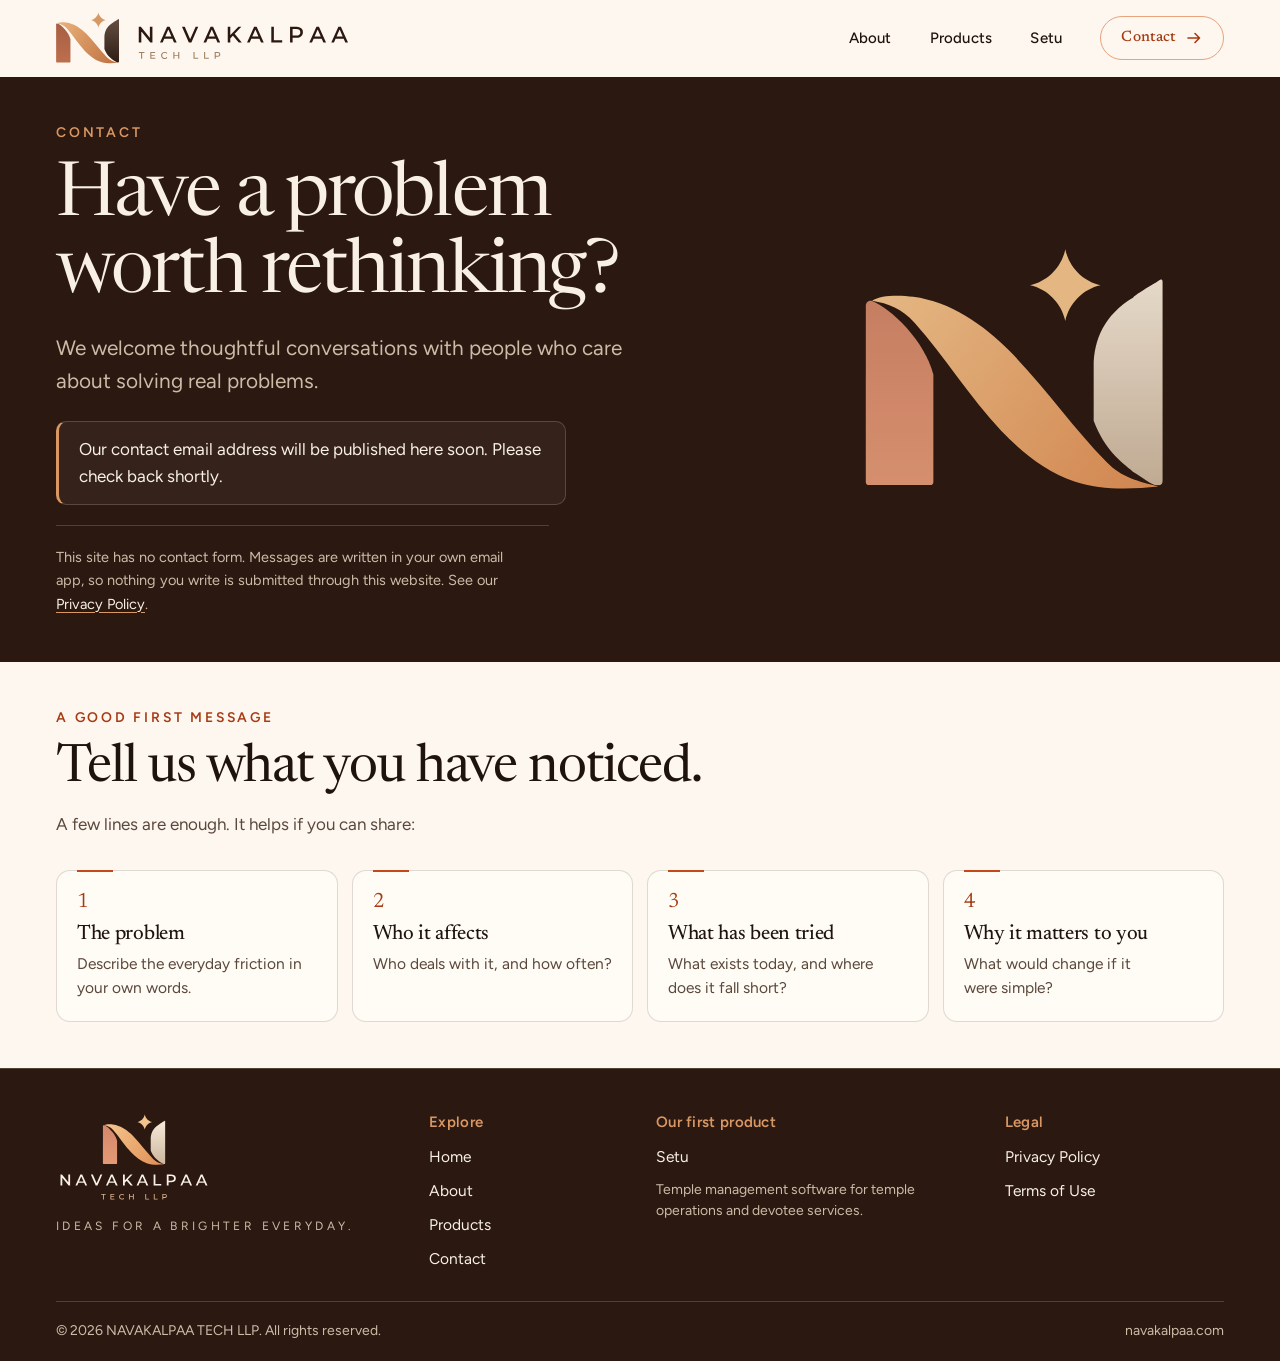
<file: contact.html>
<!doctype html>
<html lang="en">
<head>
<meta charset="utf-8">
<meta name="viewport" content="width=device-width, initial-scale=1">
<title>Contact | Navakalpaa Tech</title>
<meta name="description" content="Get in touch with Navakalpaa Tech LLP. Tell us about an everyday problem worth rethinking.">
<meta name="theme-color" content="#fdf7f0">
<link rel="canonical" href="https://navakalpaa.com/contact">
<meta property="og:type" content="website">
<meta property="og:site_name" content="NAVAKALPAA TECH LLP">
<meta property="og:title" content="Contact | Navakalpaa Tech">
<meta property="og:description" content="Get in touch with Navakalpaa Tech LLP. Tell us about an everyday problem worth rethinking.">
<meta property="og:url" content="https://navakalpaa.com/contact">
<meta property="og:image" content="https://navakalpaa.com/assets/img/og-image.png">
<meta property="og:image:width" content="1200">
<meta property="og:image:height" content="630">
<meta property="og:image:alt" content="NAVAKALPAA TECH LLP: ideas for a brighter everyday">
<meta name="twitter:card" content="summary_large_image">
<meta name="twitter:title" content="Contact | Navakalpaa Tech">
<meta name="twitter:description" content="Get in touch with Navakalpaa Tech LLP. Tell us about an everyday problem worth rethinking.">
<meta name="twitter:image" content="https://navakalpaa.com/assets/img/og-image.png">
<link rel="icon" href="favicon.svg" type="image/svg+xml">
<link rel="icon" href="favicon.ico" sizes="48x48">
<link rel="apple-touch-icon" href="assets/icons/apple-touch-icon.png">
<link rel="manifest" href="site.webmanifest">
<link rel="preload" href="assets/fonts/newsreader-latin-opsz-normal.woff2" as="font" type="font/woff2" crossorigin>
<link rel="preload" href="assets/fonts/figtree-latin-wght-normal.woff2" as="font" type="font/woff2" crossorigin>
<link rel="stylesheet" href="css/styles.css">
<script src="js/site.config.js"></script>
<script src="js/main.js" defer></script>
</head>
<body>
<a class="skip-link" href="#main">Skip to content</a>
<header class="site-header">
<div class="container site-header__inner">
<a class="brand" href="index.html" aria-label="NAVAKALPAA TECH LLP, home">
<img class="brand__full" src="assets/logo/navakalpaa-logo-compact.svg" alt="" width="236" height="42">
<img class="brand__symbol" src="assets/logo/navakalpaa-symbol.svg" alt="" width="49" height="40">
</a>
<button class="nav-toggle" type="button" aria-expanded="false" aria-controls="site-menu" aria-label="Open menu"><span class="nav-toggle__bars" aria-hidden="true"><span></span><span></span><span></span></span></button>
<div class="nav-wrap" id="site-menu">
<nav class="site-nav" aria-label="Main">
<ul>
<li><a href="about.html">About</a></li><li><a href="products.html">Products</a></li><li><a href="setu.html">Setu</a></li>
<li><a class="btn btn--ghost" href="contact.html" aria-current="page">Contact <svg class="arrow" width="18" height="18" viewBox="0 0 18 18" fill="none" aria-hidden="true" focusable="false"><path d="M3 9h11M10 4.5L14.5 9L10 13.5" stroke="currentColor" stroke-width="1.6" stroke-linecap="round" stroke-linejoin="round"/></svg></a></li>
</ul>
</nav>
</div>
</div>
</header>
<main id="main">

<section class="contact-hero on-dark" aria-labelledby="contact-title">
<div class="container">
<div class="contact-hero__grid">
<div class="contact-hero__copy">
<p class="eyebrow">Contact</p>
<h1 id="contact-title">Have a problem worth rethinking?</h1>
<p class="lead">We welcome thoughtful conversations with people who care about solving real problems.</p>
<div data-if-email hidden>
<p class="contact-hero__email"><a href="#" data-mailto data-site="email"></a></p>
<div class="btn-row">
<a class="btn btn--light" href="#" data-mailto>Start a conversation <svg class="arrow" width="18" height="18" viewBox="0 0 18 18" fill="none" aria-hidden="true" focusable="false"><path d="M3 9h11M10 4.5L14.5 9L10 13.5" stroke="currentColor" stroke-width="1.6" stroke-linecap="round" stroke-linejoin="round"/></svg></a>
<button class="btn btn--outline-light" type="button" data-copy-email>Copy address</button>
</div>
<p class="copy-status" role="status" aria-live="polite" data-copy-status></p>
</div>
<div class="contact-note" data-if-no-email>
<p>Our contact email address will be published here soon. Please check back shortly.</p>
</div>
<p class="muted-note">This site has no contact form. Messages are written in your own email app, so nothing you write is submitted through this website. See our <a href="privacy.html">Privacy Policy</a>.</p>
</div>
<div class="contact-hero__art" aria-hidden="true">
<img src="assets/logo/navakalpaa-symbol-inverted.svg" alt="" width="251" height="204">
</div>
</div>
</div>
</section>

<section class="block block--tight" aria-labelledby="first-title">
<div class="container">
<div class="section-head">
<p class="eyebrow">A good first message</p>
<h2 class="h2" id="first-title">Tell us what you have noticed.</h2>
<p class="prose">A few lines are enough. It helps if you can share:</p>
</div>
<ol class="checklist-grid">
<li><span class="n">1</span><h3>The problem</h3><p>Describe the everyday friction in your own words.</p></li>
<li><span class="n">2</span><h3>Who it affects</h3><p>Who deals with it, and how often?</p></li>
<li><span class="n">3</span><h3>What has been tried</h3><p>What exists today, and where does it fall short?</p></li>
<li><span class="n">4</span><h3>Why it matters to you</h3><p>What would change if it were simple?</p></li>
</ol>
</div>
</section>
</main>
<footer class="site-footer">
<div class="container">
<div class="site-footer__grid">
<div class="footer-brand">
<a href="index.html" aria-label="NAVAKALPAA TECH LLP, home"><img src="assets/logo/navakalpaa-logo-stacked-inverted.svg" alt="" width="190" height="112"></a>
<p data-site="tagline">Ideas for a brighter everyday.</p>
</div>
<nav class="footer-nav" aria-label="Footer">
<h2>Explore</h2>
<ul>
<li><a href="index.html">Home</a></li>
<li><a href="about.html">About</a></li>
<li><a href="products.html">Products</a></li>
<li><a href="contact.html">Contact</a></li>
</ul>
</nav>
<div class="footer-nav">
<h2>Our first product</h2>
<ul>
<li><a href="setu.html">Setu</a></li>
</ul>
<small>Temple management software for temple operations and devotee services.</small>
</div>
<nav class="footer-nav" aria-label="Legal">
<h2>Legal</h2>
<ul>
<li><a href="privacy.html">Privacy Policy</a></li>
<li><a href="terms.html">Terms of Use</a></li>
</ul>
</nav>
</div>
<div class="site-footer__base">
<span>&copy; <span data-year>2026</span> <span data-site="name">NAVAKALPAA TECH LLP</span>. All rights reserved.</span>
<span data-site="domain">navakalpaa.com</span>
</div>
</div>
</footer>
</body>
</html>
</file>
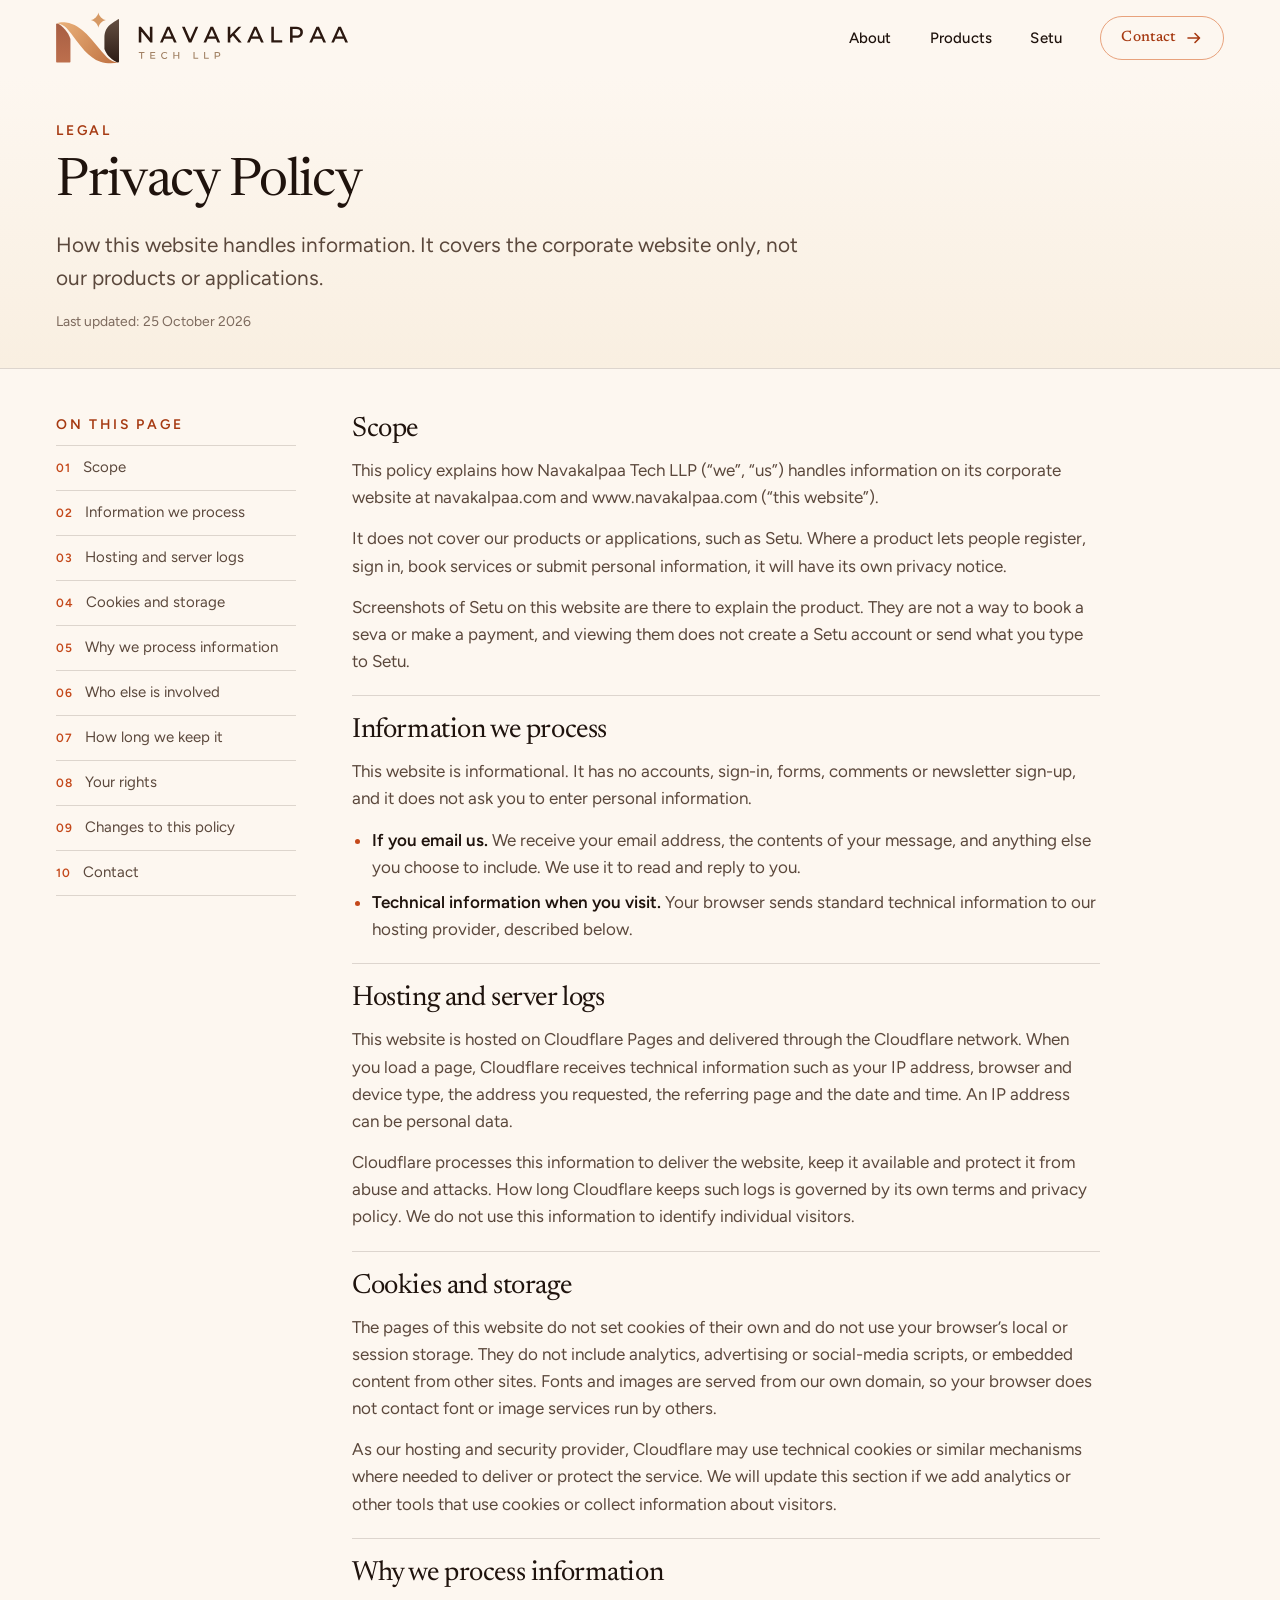
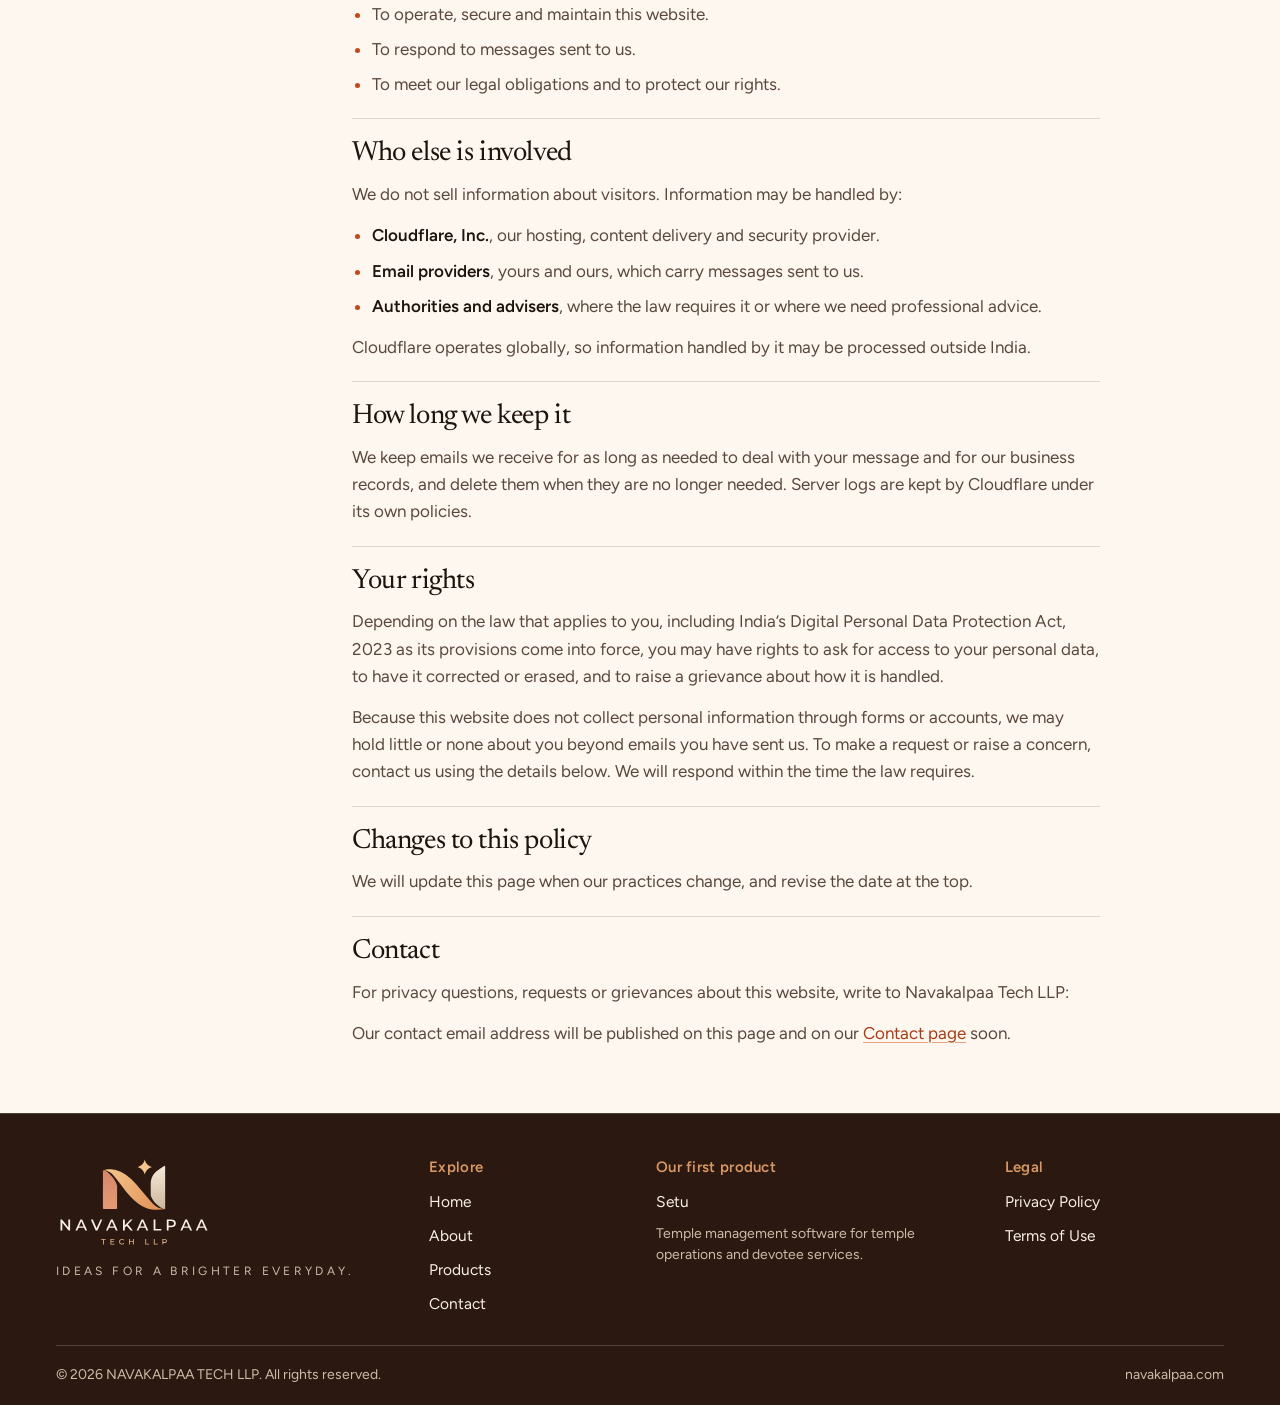
<file: privacy.html>
<!doctype html>
<html lang="en">
<head>
<meta charset="utf-8">
<meta name="viewport" content="width=device-width, initial-scale=1">
<title>Privacy Policy | Navakalpaa Tech</title>
<meta name="description" content="How the Navakalpaa Tech LLP corporate website handles information. This policy covers navakalpaa.com only, not our products or applications.">
<meta name="theme-color" content="#fdf7f0">
<link rel="canonical" href="https://navakalpaa.com/privacy">
<meta property="og:type" content="website">
<meta property="og:site_name" content="NAVAKALPAA TECH LLP">
<meta property="og:title" content="Privacy Policy | Navakalpaa Tech">
<meta property="og:description" content="How the Navakalpaa Tech LLP corporate website handles information. This policy covers navakalpaa.com only, not our products or applications.">
<meta property="og:url" content="https://navakalpaa.com/privacy">
<meta property="og:image" content="https://navakalpaa.com/assets/img/og-image.png">
<meta property="og:image:width" content="1200">
<meta property="og:image:height" content="630">
<meta property="og:image:alt" content="NAVAKALPAA TECH LLP: ideas for a brighter everyday">
<meta name="twitter:card" content="summary_large_image">
<meta name="twitter:title" content="Privacy Policy | Navakalpaa Tech">
<meta name="twitter:description" content="How the Navakalpaa Tech LLP corporate website handles information. This policy covers navakalpaa.com only, not our products or applications.">
<meta name="twitter:image" content="https://navakalpaa.com/assets/img/og-image.png">
<link rel="icon" href="favicon.svg" type="image/svg+xml">
<link rel="icon" href="favicon.ico" sizes="48x48">
<link rel="apple-touch-icon" href="assets/icons/apple-touch-icon.png">
<link rel="manifest" href="site.webmanifest">
<link rel="preload" href="assets/fonts/newsreader-latin-opsz-normal.woff2" as="font" type="font/woff2" crossorigin>
<link rel="preload" href="assets/fonts/figtree-latin-wght-normal.woff2" as="font" type="font/woff2" crossorigin>
<link rel="stylesheet" href="css/styles.css">
<script src="js/site.config.js"></script>
<script src="js/main.js" defer></script>
</head>
<body>
<a class="skip-link" href="#main">Skip to content</a>
<header class="site-header">
<div class="container site-header__inner">
<a class="brand" href="index.html" aria-label="NAVAKALPAA TECH LLP, home">
<img class="brand__full" src="assets/logo/navakalpaa-logo-compact.svg" alt="" width="236" height="42">
<img class="brand__symbol" src="assets/logo/navakalpaa-symbol.svg" alt="" width="49" height="40">
</a>
<button class="nav-toggle" type="button" aria-expanded="false" aria-controls="site-menu" aria-label="Open menu"><span class="nav-toggle__bars" aria-hidden="true"><span></span><span></span><span></span></span></button>
<div class="nav-wrap" id="site-menu">
<nav class="site-nav" aria-label="Main">
<ul>
<li><a href="about.html">About</a></li><li><a href="products.html">Products</a></li><li><a href="setu.html">Setu</a></li>
<li><a class="btn btn--ghost" href="contact.html">Contact <svg class="arrow" width="18" height="18" viewBox="0 0 18 18" fill="none" aria-hidden="true" focusable="false"><path d="M3 9h11M10 4.5L14.5 9L10 13.5" stroke="currentColor" stroke-width="1.6" stroke-linecap="round" stroke-linejoin="round"/></svg></a></li>
</ul>
</nav>
</div>
</div>
</header>
<main id="main">

<section class="page-hero page-hero--compact">
<div class="container">
<p class="eyebrow">Legal</p>
<h1>Privacy Policy</h1>
<p class="lead">How this website handles information. It covers the corporate website only, not our products or applications.</p>
<p class="legal-meta">Last updated: 25 October 2026</p>
</div>
</section>

<section class="block block--tight">
<div class="container">
<div class="legal-grid">
<nav class="legal-toc" aria-label="On this page">
<h2>On this page</h2>
<ol><li><a href="#scope">Scope</a></li><li><a href="#collect">Information we process</a></li><li><a href="#logs">Hosting and server logs</a></li><li><a href="#cookies">Cookies and storage</a></li><li><a href="#use">Why we process information</a></li><li><a href="#sharing">Who else is involved</a></li><li><a href="#retention">How long we keep it</a></li><li><a href="#rights">Your rights</a></li><li><a href="#changes">Changes to this policy</a></li><li><a href="#contact">Contact</a></li></ol>
</nav>
<div class="legal-body">
<section id="scope">
<h2>Scope</h2>
<p>This policy explains how Navakalpaa Tech LLP (&ldquo;we&rdquo;, &ldquo;us&rdquo;) handles information on its corporate website at navakalpaa.com and www.navakalpaa.com (&ldquo;this website&rdquo;).</p>
<p>It does not cover our products or applications, such as Setu. Where a product lets people register, sign in, book services or submit personal information, it will have its own privacy notice.</p>
<p>Screenshots of Setu on this website are there to explain the product. They are not a way to book a seva or make a payment, and viewing them does not create a Setu account or send what you type to Setu.</p>
</section>
<section id="collect">
<h2>Information we process</h2>
<p>This website is informational. It has no accounts, sign-in, forms, comments or newsletter sign-up, and it does not ask you to enter personal information.</p>
<ul>
<li><strong>If you email us.</strong> We receive your email address, the contents of your message, and anything else you choose to include. We use it to read and reply to you.</li>
<li><strong>Technical information when you visit.</strong> Your browser sends standard technical information to our hosting provider, described below.</li>
</ul>
</section>
<section id="logs">
<h2>Hosting and server logs</h2>
<p>This website is hosted on Cloudflare Pages and delivered through the Cloudflare network. When you load a page, Cloudflare receives technical information such as your IP address, browser and device type, the address you requested, the referring page and the date and time. An IP address can be personal data.</p>
<p>Cloudflare processes this information to deliver the website, keep it available and protect it from abuse and attacks. How long Cloudflare keeps such logs is governed by its own terms and privacy policy. We do not use this information to identify individual visitors.</p>
</section>
<section id="cookies">
<h2>Cookies and storage</h2>
<p>The pages of this website do not set cookies of their own and do not use your browser&rsquo;s local or session storage. They do not include analytics, advertising or social-media scripts, or embedded content from other sites. Fonts and images are served from our own domain, so your browser does not contact font or image services run by others.</p>
<p>As our hosting and security provider, Cloudflare may use technical cookies or similar mechanisms where needed to deliver or protect the service. We will update this section if we add analytics or other tools that use cookies or collect information about visitors.</p>
</section>
<section id="use">
<h2>Why we process information</h2>
<ul>
<li>To operate, secure and maintain this website.</li>
<li>To respond to messages sent to us.</li>
<li>To meet our legal obligations and to protect our rights.</li>
</ul>
</section>
<section id="sharing">
<h2>Who else is involved</h2>
<p>We do not sell information about visitors. Information may be handled by:</p>
<ul>
<li><strong>Cloudflare, Inc.</strong>, our hosting, content delivery and security provider.</li>
<li><strong>Email providers</strong>, yours and ours, which carry messages sent to us.</li>
<li><strong>Authorities and advisers</strong>, where the law requires it or where we need professional advice.</li>
</ul>
<p>Cloudflare operates globally, so information handled by it may be processed outside India.</p>
</section>
<section id="retention">
<h2>How long we keep it</h2>
<p>We keep emails we receive for as long as needed to deal with your message and for our business records, and delete them when they are no longer needed. Server logs are kept by Cloudflare under its own policies.</p>
</section>
<section id="rights">
<h2>Your rights</h2>
<p>Depending on the law that applies to you, including India&rsquo;s Digital Personal Data Protection Act, 2023 as its provisions come into force, you may have rights to ask for access to your personal data, to have it corrected or erased, and to raise a grievance about how it is handled.</p>
<p>Because this website does not collect personal information through forms or accounts, we may hold little or none about you beyond emails you have sent us. To make a request or raise a concern, contact us using the details below. We will respond within the time the law requires.</p>
</section>
<section id="changes">
<h2>Changes to this policy</h2>
<p>We will update this page when our practices change, and revise the date at the top.</p>
</section>
<section id="contact">
<h2>Contact</h2>
<p>For privacy questions, requests or grievances about this website, write to Navakalpaa Tech LLP:</p>
<p data-if-email hidden>Email: <a href="#" data-mailto data-site="email"></a></p>
<p data-if-no-email>Our contact email address will be published on this page and on our <a href="contact.html">Contact page</a> soon.</p>
</section>
</div>
</div>
</div>
</section>
</main>
<footer class="site-footer">
<div class="container">
<div class="site-footer__grid">
<div class="footer-brand">
<a href="index.html" aria-label="NAVAKALPAA TECH LLP, home"><img src="assets/logo/navakalpaa-logo-stacked-inverted.svg" alt="" width="190" height="112"></a>
<p data-site="tagline">Ideas for a brighter everyday.</p>
</div>
<nav class="footer-nav" aria-label="Footer">
<h2>Explore</h2>
<ul>
<li><a href="index.html">Home</a></li>
<li><a href="about.html">About</a></li>
<li><a href="products.html">Products</a></li>
<li><a href="contact.html">Contact</a></li>
</ul>
</nav>
<div class="footer-nav">
<h2>Our first product</h2>
<ul>
<li><a href="setu.html">Setu</a></li>
</ul>
<small>Temple management software for temple operations and devotee services.</small>
</div>
<nav class="footer-nav" aria-label="Legal">
<h2>Legal</h2>
<ul>
<li><a href="privacy.html">Privacy Policy</a></li>
<li><a href="terms.html">Terms of Use</a></li>
</ul>
</nav>
</div>
<div class="site-footer__base">
<span>&copy; <span data-year>2026</span> <span data-site="name">NAVAKALPAA TECH LLP</span>. All rights reserved.</span>
<span data-site="domain">navakalpaa.com</span>
</div>
</div>
</footer>
</body>
</html>
</file>
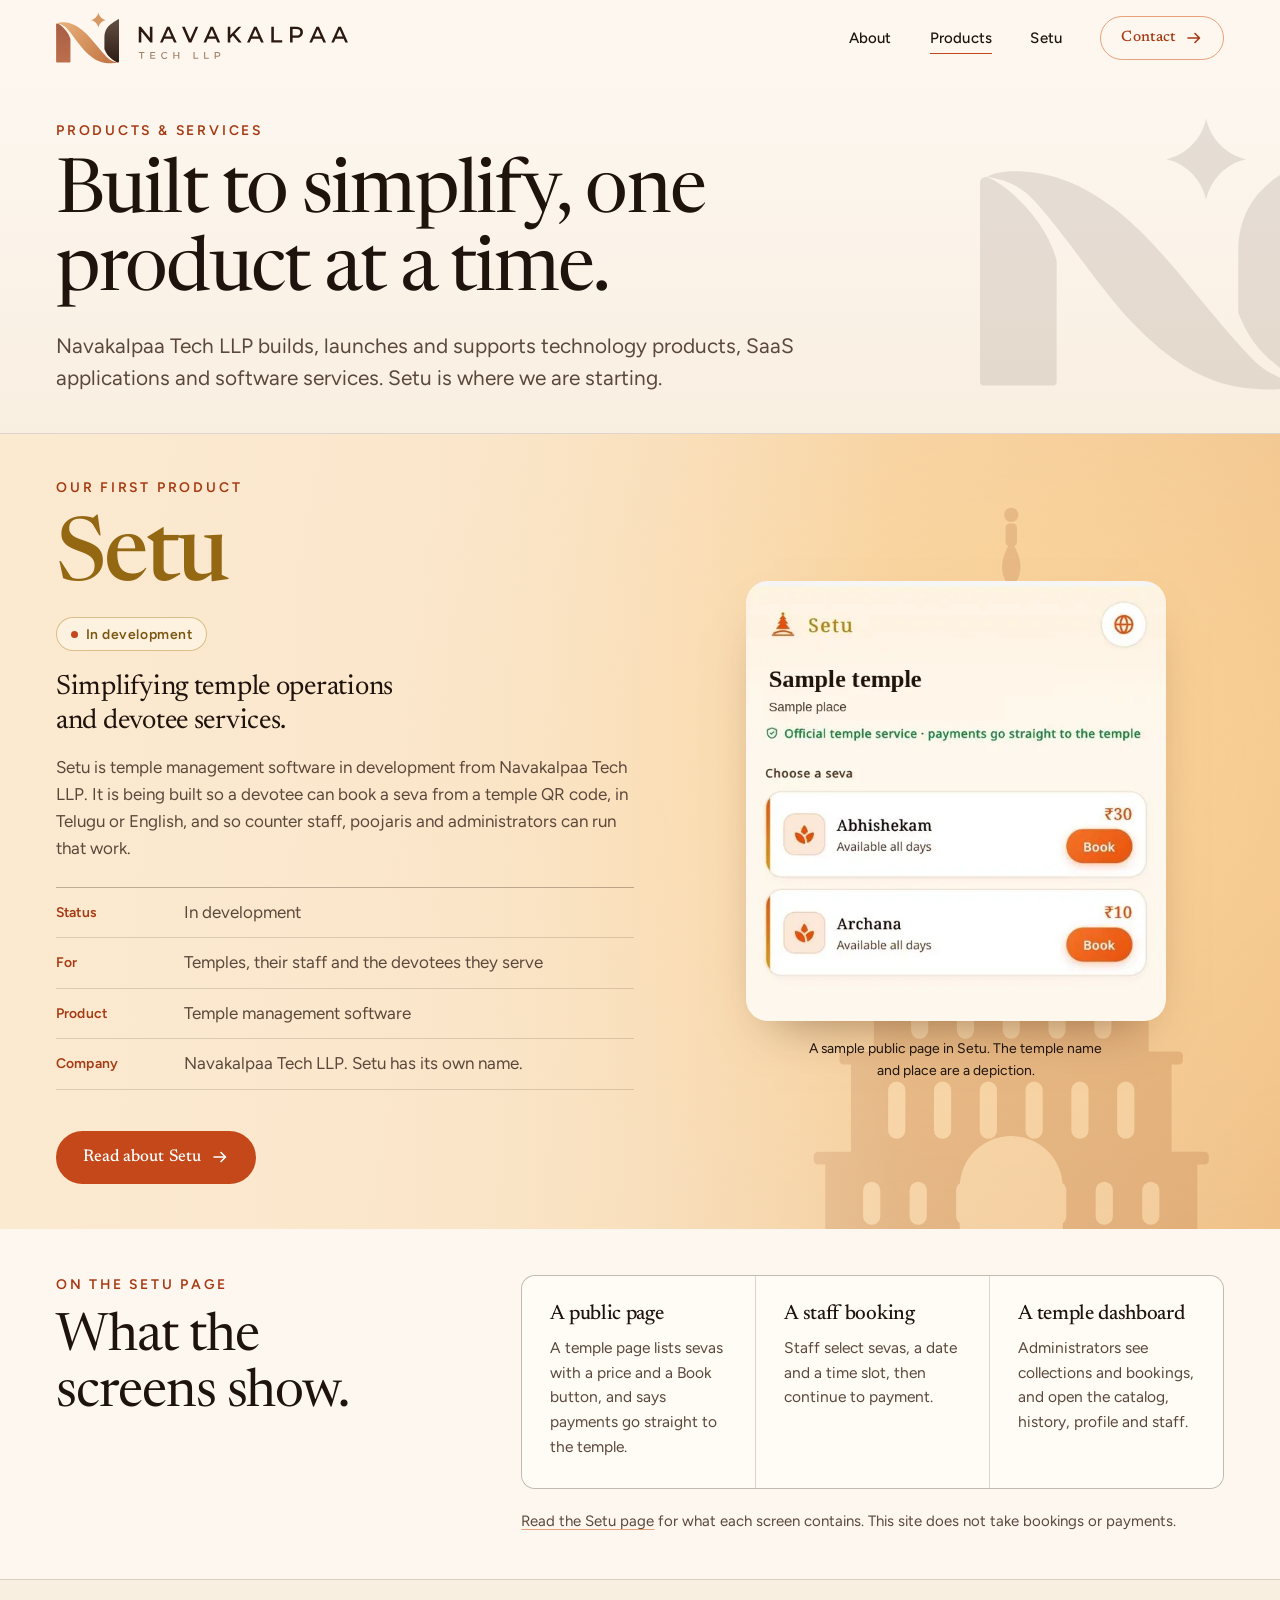
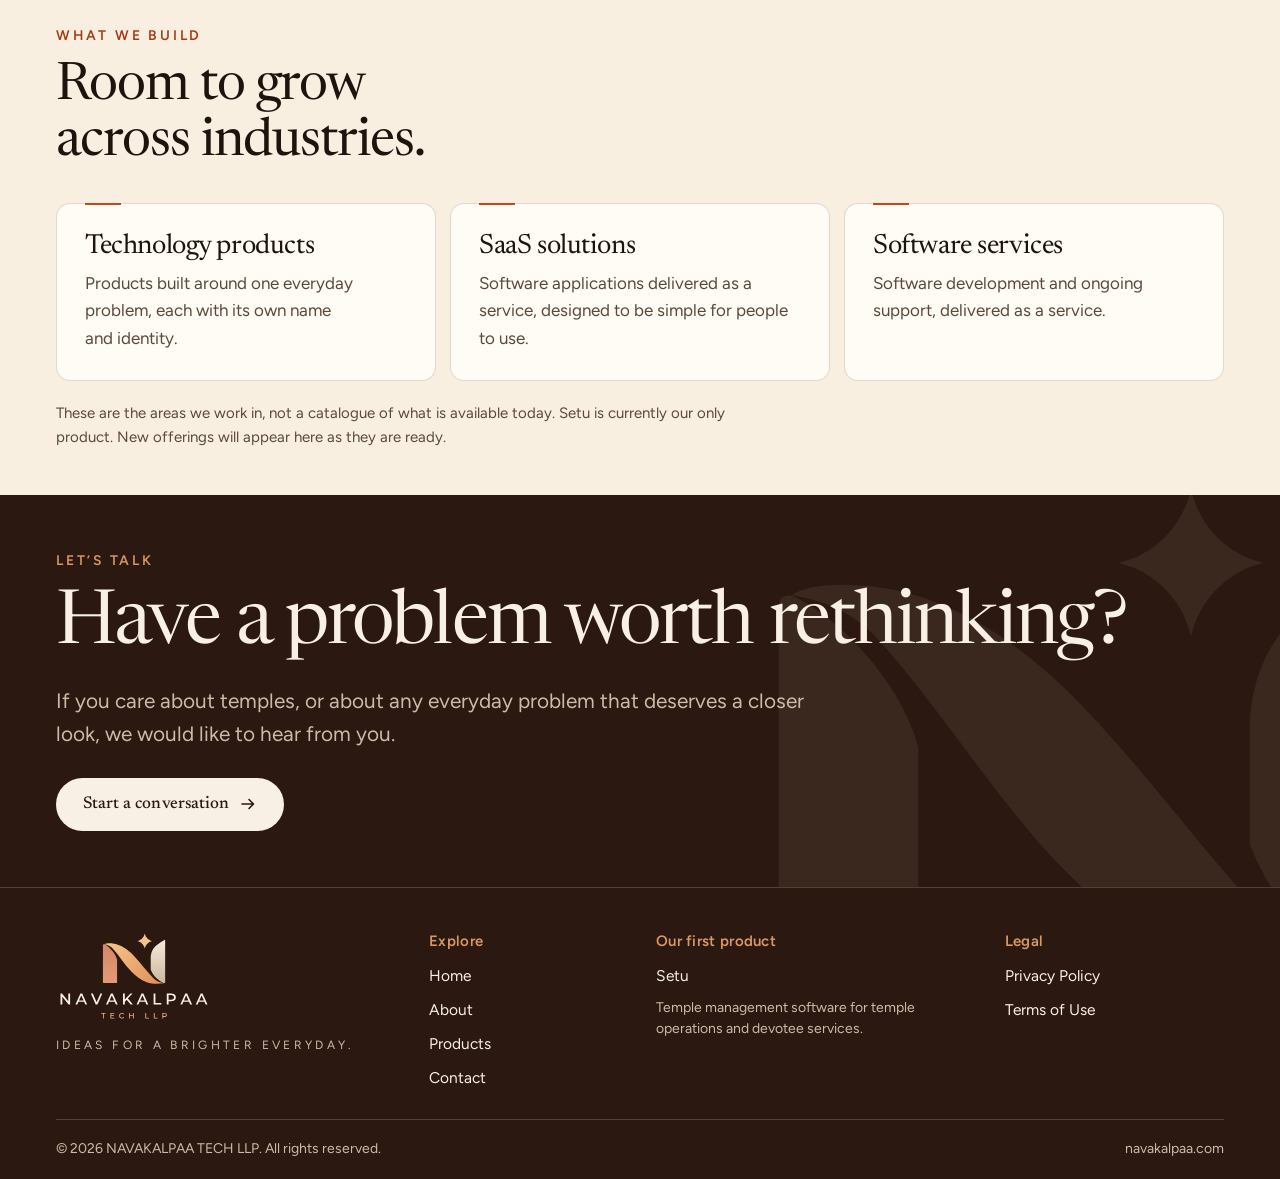
<file: products.html>
<!doctype html>
<html lang="en">
<head>
<meta charset="utf-8">
<meta name="viewport" content="width=device-width, initial-scale=1">
<title>Products &amp; Services | Navakalpaa Tech</title>
<meta name="description" content="Products and software services from Navakalpaa Tech LLP, including Setu, temple management software in development for temple operations and devotee services.">
<meta name="theme-color" content="#fdf7f0">
<link rel="canonical" href="https://navakalpaa.com/products">
<meta property="og:type" content="website">
<meta property="og:site_name" content="NAVAKALPAA TECH LLP">
<meta property="og:title" content="Products &amp; Services | Navakalpaa Tech">
<meta property="og:description" content="Products and software services from Navakalpaa Tech LLP, including Setu, temple management software in development for temple operations and devotee services.">
<meta property="og:url" content="https://navakalpaa.com/products">
<meta property="og:image" content="https://navakalpaa.com/assets/img/og-image.png">
<meta property="og:image:width" content="1200">
<meta property="og:image:height" content="630">
<meta property="og:image:alt" content="NAVAKALPAA TECH LLP: ideas for a brighter everyday">
<meta name="twitter:card" content="summary_large_image">
<meta name="twitter:title" content="Products &amp; Services | Navakalpaa Tech">
<meta name="twitter:description" content="Products and software services from Navakalpaa Tech LLP, including Setu, temple management software in development for temple operations and devotee services.">
<meta name="twitter:image" content="https://navakalpaa.com/assets/img/og-image.png">
<link rel="icon" href="favicon.svg" type="image/svg+xml">
<link rel="icon" href="favicon.ico" sizes="48x48">
<link rel="apple-touch-icon" href="assets/icons/apple-touch-icon.png">
<link rel="manifest" href="site.webmanifest">
<link rel="preload" href="assets/fonts/newsreader-latin-opsz-normal.woff2" as="font" type="font/woff2" crossorigin>
<link rel="preload" href="assets/fonts/figtree-latin-wght-normal.woff2" as="font" type="font/woff2" crossorigin>
<link rel="stylesheet" href="css/styles.css">
<script src="js/site.config.js"></script>
<script src="js/main.js" defer></script>
</head>
<body>
<a class="skip-link" href="#main">Skip to content</a>
<header class="site-header">
<div class="container site-header__inner">
<a class="brand" href="index.html" aria-label="NAVAKALPAA TECH LLP, home">
<img class="brand__full" src="assets/logo/navakalpaa-logo-compact.svg" alt="" width="236" height="42">
<img class="brand__symbol" src="assets/logo/navakalpaa-symbol.svg" alt="" width="49" height="40">
</a>
<button class="nav-toggle" type="button" aria-expanded="false" aria-controls="site-menu" aria-label="Open menu"><span class="nav-toggle__bars" aria-hidden="true"><span></span><span></span><span></span></span></button>
<div class="nav-wrap" id="site-menu">
<nav class="site-nav" aria-label="Main">
<ul>
<li><a href="about.html">About</a></li><li><a href="products.html" aria-current="page">Products</a></li><li><a href="setu.html">Setu</a></li>
<li><a class="btn btn--ghost" href="contact.html">Contact <svg class="arrow" width="18" height="18" viewBox="0 0 18 18" fill="none" aria-hidden="true" focusable="false"><path d="M3 9h11M10 4.5L14.5 9L10 13.5" stroke="currentColor" stroke-width="1.6" stroke-linecap="round" stroke-linejoin="round"/></svg></a></li>
</ul>
</nav>
</div>
</div>
</header>
<main id="main">

<section class="page-hero">
<img class="page-hero__mark" src="assets/logo/navakalpaa-symbol-mono-dark.svg" alt="" width="251" height="204">
<div class="container">
<p class="eyebrow">Products &amp; services</p>
<h1>Built to simplify, one product at a time.</h1>
<p class="lead">Navakalpaa Tech LLP builds, launches and supports technology products, SaaS applications and software services. Setu is where we are starting.</p>
</div>
</section>

<section class="setu-band" id="setu" aria-labelledby="setu-title">
<div class="setu-band__temple" aria-hidden="true"><svg viewBox="0 0 400 600" aria-hidden="true" focusable="false">
<g fill="currentColor"><rect x="70" y="540" width="260" height="60"/><rect x="62" y="535" width="276" height="9" rx="3"/><rect x="88" y="470" width="224" height="70"/><rect x="80" y="465" width="240" height="9" rx="3"/><rect x="104" y="410" width="192" height="60"/><rect x="96" y="405" width="208" height="9" rx="3"/><rect x="118" y="355" width="164" height="55"/><rect x="110" y="350" width="180" height="9" rx="3"/><rect x="130" y="306" width="140" height="49"/><rect x="122" y="301" width="156" height="9" rx="3"/><rect x="141" y="262" width="118" height="44"/><rect x="133" y="257" width="134" height="9" rx="3"/><rect x="152" y="224" width="96" height="38"/><rect x="144" y="219" width="112" height="9" rx="3"/><rect x="162" y="192" width="76" height="32"/><rect x="154" y="187" width="92" height="9" rx="3"/><path d="M200 192C168 192 160 176 160 168H240C240 176 232 192 200 192Z"/><rect x="192" y="140" width="16" height="28" rx="6"/><path d="M200 108C207 120 210 130 200 142C190 130 193 120 200 108Z"/><rect x="196" y="96" width="8" height="16" rx="3"/><circle cx="200" cy="90" r="5"/></g>
<g fill="#fbe9d0"><rect x="96.5" y="556" width="12" height="30" rx="6"/><rect x="129.0" y="556" width="12" height="30" rx="6"/><rect x="161.5" y="556" width="12" height="30" rx="6"/><rect x="194.0" y="556" width="12" height="30" rx="6"/><rect x="226.5" y="556" width="12" height="30" rx="6"/><rect x="259.0" y="556" width="12" height="30" rx="6"/><rect x="291.5" y="556" width="12" height="30" rx="6"/><rect x="114.0" y="486" width="12" height="40" rx="6"/><rect x="146.0" y="486" width="12" height="40" rx="6"/><rect x="178.0" y="486" width="12" height="40" rx="6"/><rect x="210.0" y="486" width="12" height="40" rx="6"/><rect x="242.0" y="486" width="12" height="40" rx="6"/><rect x="274.0" y="486" width="12" height="40" rx="6"/><rect x="130.0" y="426" width="12" height="30" rx="6"/><rect x="162.0" y="426" width="12" height="30" rx="6"/><rect x="194.0" y="426" width="12" height="30" rx="6"/><rect x="226.0" y="426" width="12" height="30" rx="6"/><rect x="258.0" y="426" width="12" height="30" rx="6"/><rect x="144.8" y="371" width="12" height="25" rx="6"/><rect x="177.6" y="371" width="12" height="25" rx="6"/><rect x="210.4" y="371" width="12" height="25" rx="6"/><rect x="243.2" y="371" width="12" height="25" rx="6"/><rect x="152.0" y="322" width="12" height="19" rx="6"/><rect x="180.0" y="322" width="12" height="19" rx="6"/><rect x="208.0" y="322" width="12" height="19" rx="6"/><rect x="236.0" y="322" width="12" height="19" rx="6"/><rect x="164.5" y="278" width="12" height="14" rx="6"/><rect x="194.0" y="278" width="12" height="14" rx="6"/><rect x="223.5" y="278" width="12" height="14" rx="6"/><rect x="170.0" y="240" width="12" height="8" rx="6"/><rect x="194.0" y="240" width="12" height="8" rx="6"/><rect x="218.0" y="240" width="12" height="8" rx="6"/><rect x="175.0" y="208" width="12" height="2" rx="6"/><rect x="194.0" y="208" width="12" height="2" rx="6"/><rect x="213.0" y="208" width="12" height="2" rx="6"/><path d="M164 600V560A36 36 0 0 1 236 560V600Z"/></g>
</svg></div>
<div class="setu-band__fade" aria-hidden="true"></div>
<div class="container">
<div class="product-feature">
<div class="product-feature__copy reveal">
<p class="eyebrow">Our first product</p>
<h2 class="setu-name" id="setu-title">Setu</h2>
<p class="setu-tag">In development</p>
<h3 class="h3">Simplifying temple operations and devotee services.</h3>
<div class="prose">
<p>Setu is temple management software in development from Navakalpaa Tech LLP. It is being built so a devotee can book a seva from a temple QR code, in Telugu or English, and so counter staff, poojaris and administrators can run that work.</p>
</div>
<dl class="facts">
<div><dt>Status</dt><dd>In development</dd></div>
<div><dt>For</dt><dd>Temples, their staff and the devotees they serve</dd></div>
<div><dt>Product</dt><dd>Temple management software</dd></div>
<div><dt>Company</dt><dd>Navakalpaa Tech LLP. Setu has its own name.</dd></div>
</dl>
<a class="btn btn--primary" href="setu.html">Read about Setu <svg class="arrow" width="18" height="18" viewBox="0 0 18 18" fill="none" aria-hidden="true" focusable="false"><path d="M3 9h11M10 4.5L14.5 9L10 13.5" stroke="currentColor" stroke-width="1.6" stroke-linecap="round" stroke-linejoin="round"/></svg></a>
</div>
<figure class="product-feature__phone reveal" data-delay="1">
<img src="assets/img/setu-devotee-seva-booking.webp" width="589" height="618" alt="Sample Setu page for a temple. The temple name and place are a depiction. The page lists Abhishekam and Archana with a price and a Book button, and says payments go straight to the temple." loading="lazy" decoding="async">
<figcaption class="phone-caption">A sample public page in Setu. The temple name and place are a depiction.</figcaption>
</figure>
</div>
</div>
</section>

<section class="block block--tight" aria-labelledby="includes-title">
<div class="container">
<div class="split">
<div class="split__label"><p class="eyebrow">On the Setu page</p><h2 class="h2" id="includes-title">What the screens show.</h2></div>
<div class="reveal">
<div class="preview-points">
<div><h3>A public page</h3><p>A temple page lists sevas with a price and a Book button, and says payments go straight to the temple.</p></div>
<div><h3>A staff booking</h3><p>Staff select sevas, a date and a time slot, then continue to payment.</p></div>
<div><h3>A temple dashboard</h3><p>Administrators see collections and bookings, and open the catalog, history, profile and staff.</p></div>
</div>
<p class="offerings__note"><a href="setu.html">Read the Setu page</a> for what each screen contains. This site does not take bookings or payments.</p>
</div>
</div>
</div>
</section>

<section class="block block--tight block--cream block--rule" id="portfolio" aria-labelledby="portfolio-title">
<div class="container">
<div class="section-head">
<p class="eyebrow">What we build</p>
<h2 class="h2" id="portfolio-title">Room to grow across industries.</h2>
</div>
<ul class="offerings reveal">
<li class="offering"><h3>Technology products</h3><p>Products built around one everyday problem, each with its own name and identity.</p></li>
<li class="offering"><h3>SaaS solutions</h3><p>Software applications delivered as a service, designed to be simple for people to use.</p></li>
<li class="offering"><h3>Software services</h3><p>Software development and ongoing support, delivered as a service.</p></li>
</ul>
<p class="offerings__note">These are the areas we work in, not a catalogue of what is available today. Setu is currently our only product. New offerings will appear here as they are ready.</p>
</div>
</section>

<section class="closing on-dark" aria-labelledby="closing-title">
<img class="closing__mark" src="assets/logo/navakalpaa-symbol-mono-light.svg" alt="" width="251" height="204">
<div class="container">
<p class="eyebrow">Let&rsquo;s talk</p>
<h2 id="closing-title">Have a problem worth rethinking?</h2>
<p class="lead">If you care about temples, or about any everyday problem that deserves a closer look, we would like to hear from you.</p>
<div class="btn-row">
<a class="btn btn--light" href="contact.html">Start a conversation <svg class="arrow" width="18" height="18" viewBox="0 0 18 18" fill="none" aria-hidden="true" focusable="false"><path d="M3 9h11M10 4.5L14.5 9L10 13.5" stroke="currentColor" stroke-width="1.6" stroke-linecap="round" stroke-linejoin="round"/></svg></a>
</div>
</div>
</section>
</main>
<footer class="site-footer">
<div class="container">
<div class="site-footer__grid">
<div class="footer-brand">
<a href="index.html" aria-label="NAVAKALPAA TECH LLP, home"><img src="assets/logo/navakalpaa-logo-stacked-inverted.svg" alt="" width="190" height="112"></a>
<p data-site="tagline">Ideas for a brighter everyday.</p>
</div>
<nav class="footer-nav" aria-label="Footer">
<h2>Explore</h2>
<ul>
<li><a href="index.html">Home</a></li>
<li><a href="about.html">About</a></li>
<li><a href="products.html">Products</a></li>
<li><a href="contact.html">Contact</a></li>
</ul>
</nav>
<div class="footer-nav">
<h2>Our first product</h2>
<ul>
<li><a href="setu.html">Setu</a></li>
</ul>
<small>Temple management software for temple operations and devotee services.</small>
</div>
<nav class="footer-nav" aria-label="Legal">
<h2>Legal</h2>
<ul>
<li><a href="privacy.html">Privacy Policy</a></li>
<li><a href="terms.html">Terms of Use</a></li>
</ul>
</nav>
</div>
<div class="site-footer__base">
<span>&copy; <span data-year>2026</span> <span data-site="name">NAVAKALPAA TECH LLP</span>. All rights reserved.</span>
<span data-site="domain">navakalpaa.com</span>
</div>
</div>
</footer>
</body>
</html>
</file>
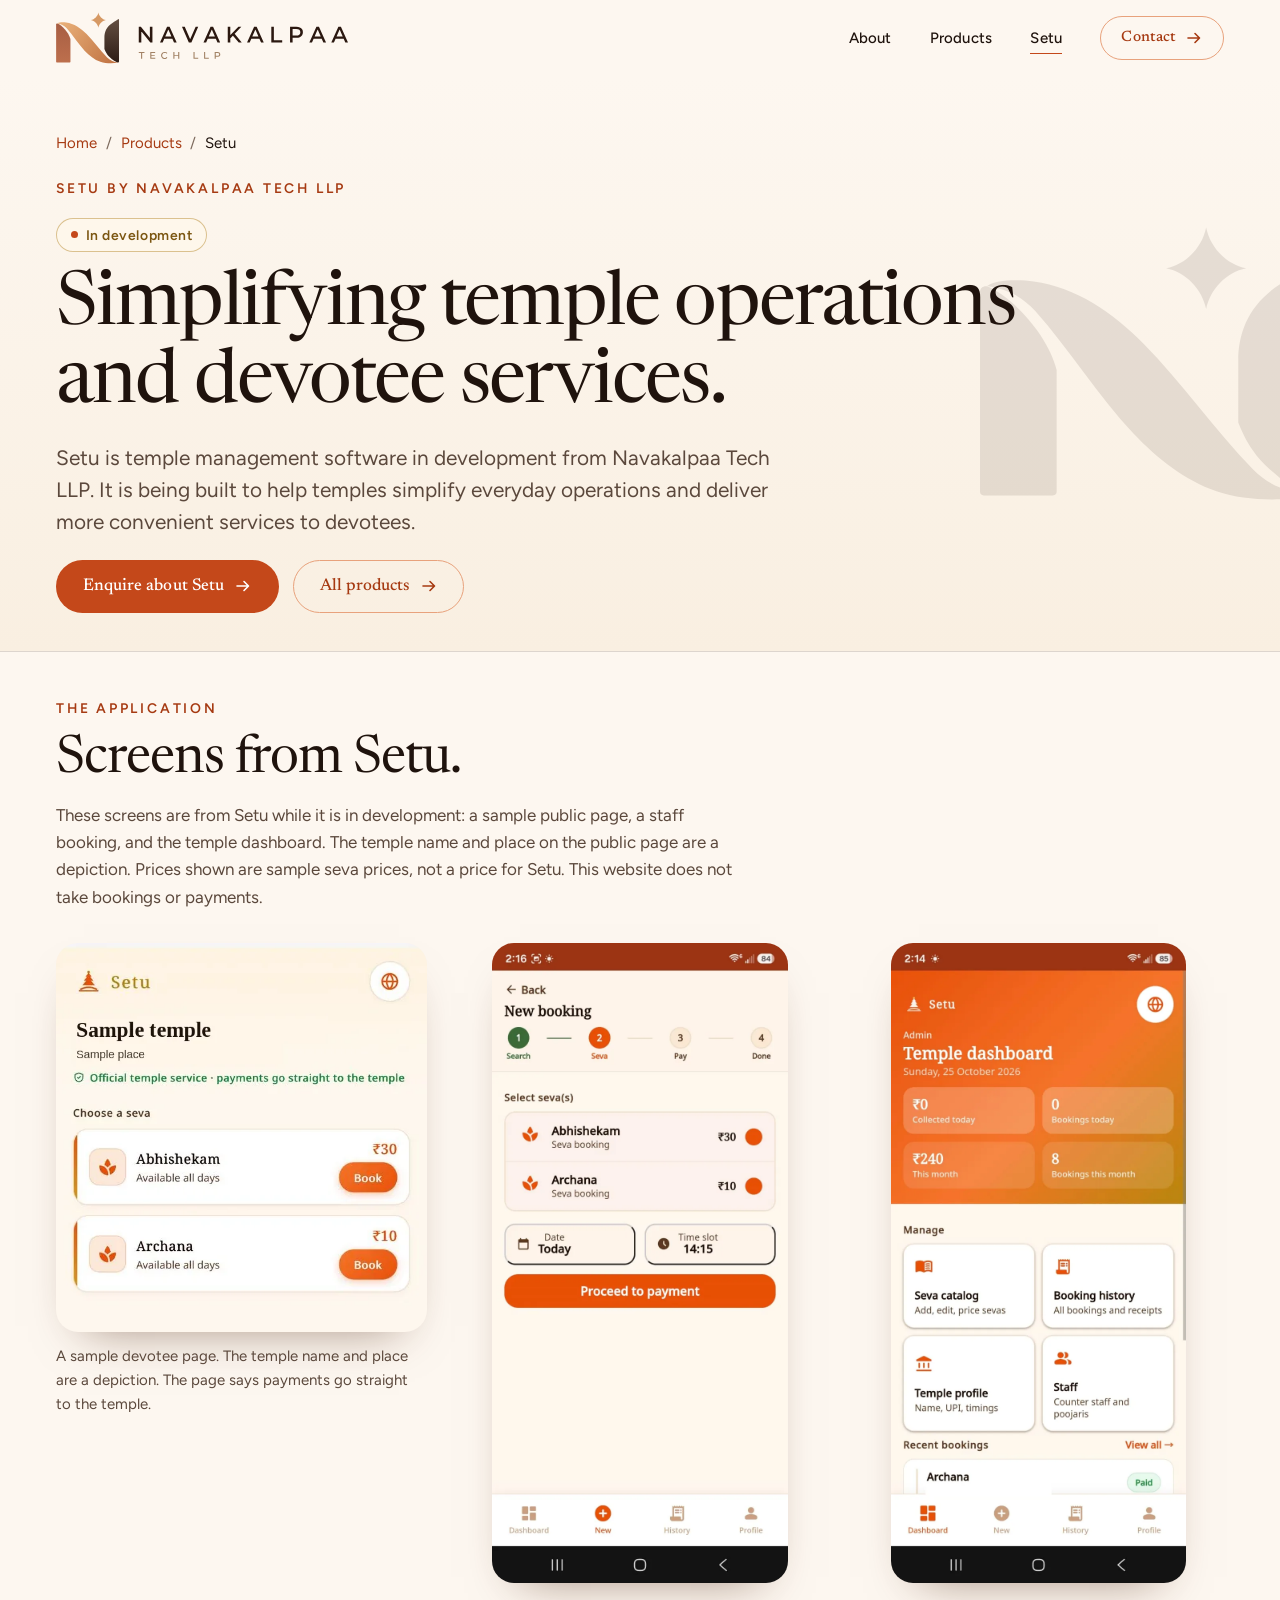
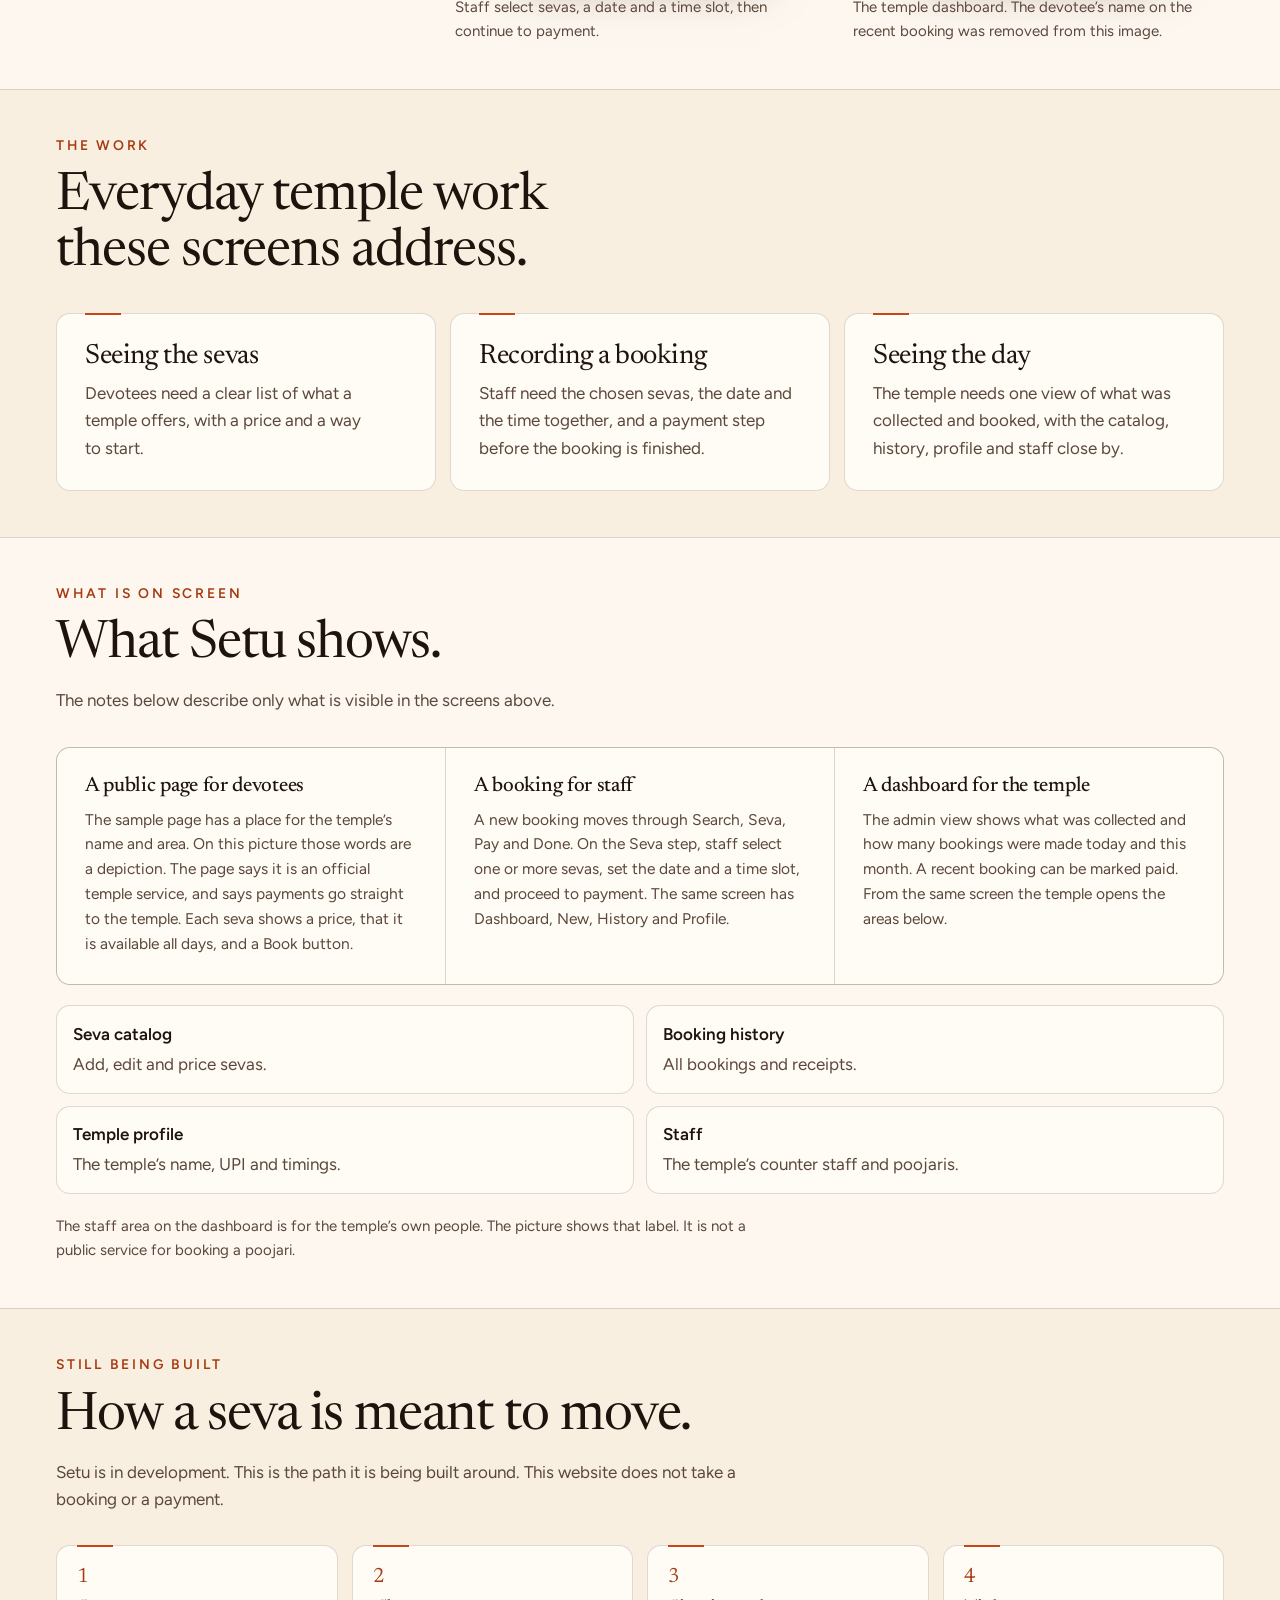
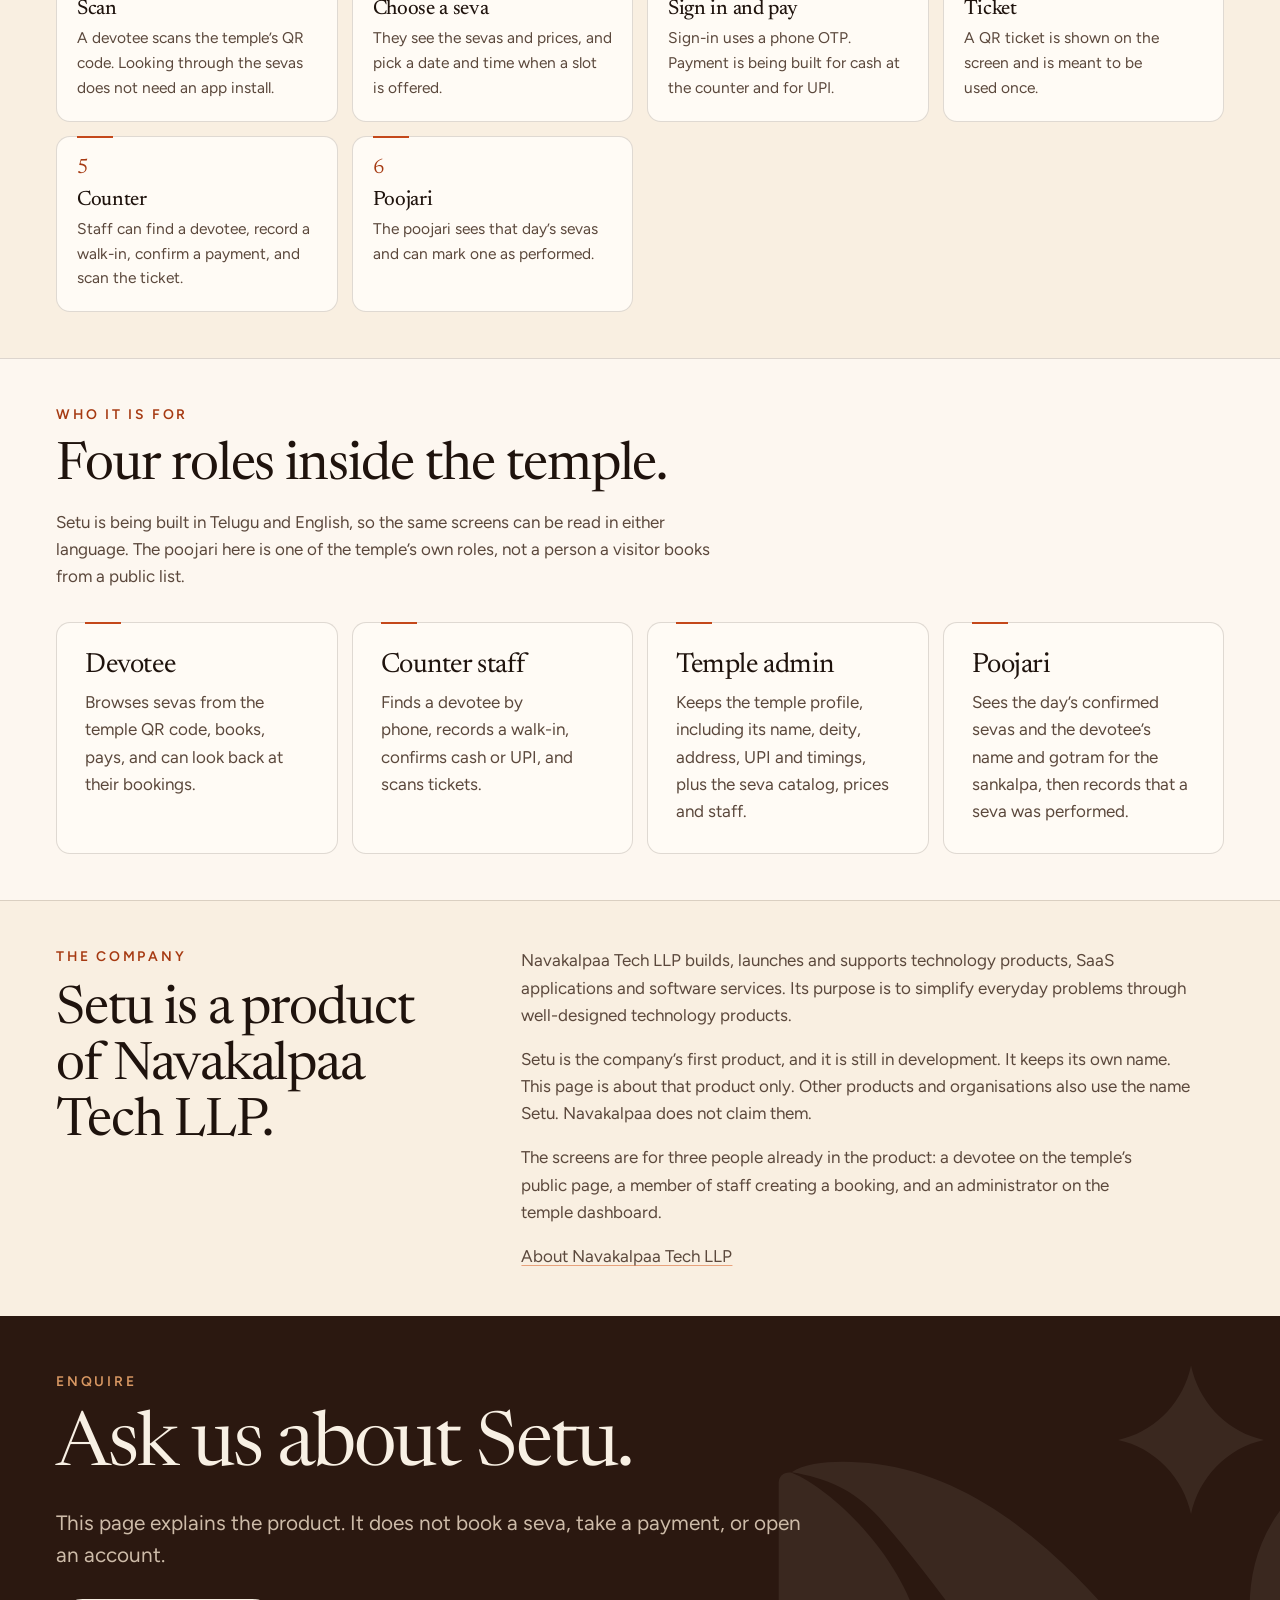
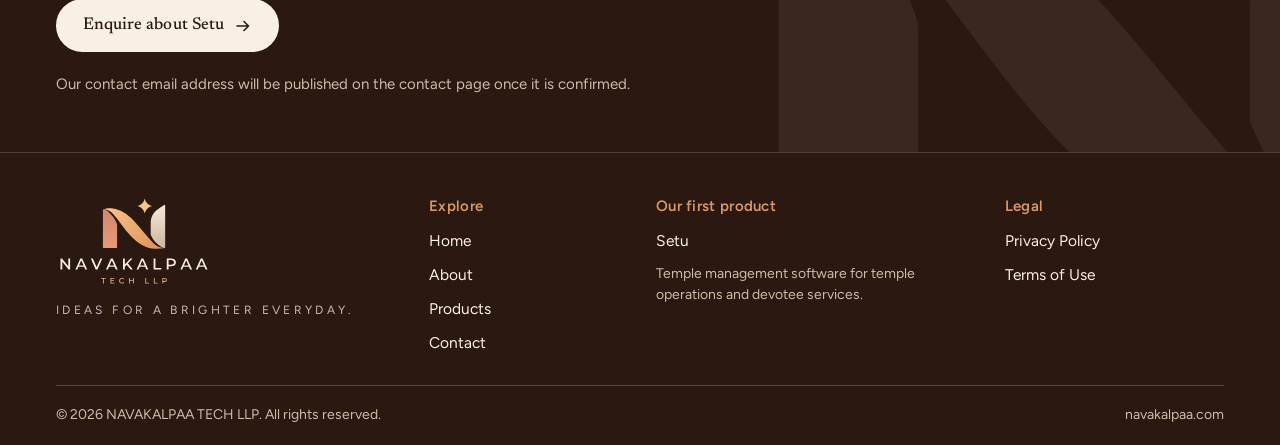
<file: setu.html>
<!doctype html>
<html lang="en">
<head>
<meta charset="utf-8">
<meta name="viewport" content="width=device-width, initial-scale=1">
<title>Setu Temple Management Software | Navakalpaa Tech</title>
<meta name="description" content="Setu is temple management software in development from Navakalpaa Tech LLP, for seva booking and temple operations, in Telugu and English.">
<meta name="theme-color" content="#fdf7f0">
<link rel="canonical" href="https://navakalpaa.com/setu">
<meta property="og:type" content="website">
<meta property="og:site_name" content="NAVAKALPAA TECH LLP">
<meta property="og:title" content="Setu Temple Management Software | Navakalpaa Tech">
<meta property="og:description" content="Setu is temple management software in development from Navakalpaa Tech LLP, for seva booking and temple operations, in Telugu and English.">
<meta property="og:url" content="https://navakalpaa.com/setu">
<meta property="og:image" content="https://navakalpaa.com/assets/img/og-setu.jpg">
<meta property="og:image:width" content="1200">
<meta property="og:image:height" content="630">
<meta property="og:image:alt" content="Screens from Setu, temple management software by Navakalpaa Tech LLP: a devotee seva page, a new booking and the temple dashboard.">
<meta name="twitter:card" content="summary_large_image">
<meta name="twitter:title" content="Setu Temple Management Software | Navakalpaa Tech">
<meta name="twitter:description" content="Setu is temple management software in development from Navakalpaa Tech LLP, for seva booking and temple operations, in Telugu and English.">
<meta name="twitter:image" content="https://navakalpaa.com/assets/img/og-setu.jpg">
<link rel="icon" href="favicon.svg" type="image/svg+xml">
<link rel="icon" href="favicon.ico" sizes="48x48">
<link rel="apple-touch-icon" href="assets/icons/apple-touch-icon.png">
<link rel="manifest" href="site.webmanifest">
<link rel="preload" href="assets/fonts/newsreader-latin-opsz-normal.woff2" as="font" type="font/woff2" crossorigin>
<link rel="preload" href="assets/fonts/figtree-latin-wght-normal.woff2" as="font" type="font/woff2" crossorigin>
<link rel="stylesheet" href="css/styles.css">
<script type="application/ld+json">
{
  "@context": "https://schema.org",
  "@graph": [
    {
      "@type": "Organization",
      "@id": "https://navakalpaa.com/#organization",
      "name": "Navakalpaa Tech",
      "legalName": "Navakalpaa Tech LLP",
      "alternateName": ["Navakalpaa", "NAVAKALPAA TECH LLP"],
      "url": "https://navakalpaa.com/",
      "logo": {
        "@type": "ImageObject",
        "url": "https://navakalpaa.com/assets/icons/icon-512.png",
        "width": 512,
        "height": 512
      },
      "description": "Navakalpaa Tech LLP builds and launches thoughtful technology products, SaaS applications and software services that simplify everyday problems."
    },
    {
      "@type": "WebSite",
      "@id": "https://navakalpaa.com/#website",
      "name": "Navakalpaa Tech",
      "url": "https://navakalpaa.com/",
      "publisher": { "@id": "https://navakalpaa.com/#organization" },
      "inLanguage": "en"
    },
    {
      "@type": "WebPage",
      "@id": "https://navakalpaa.com/setu#webpage",
      "url": "https://navakalpaa.com/setu",
      "name": "Setu Temple Management Software | Navakalpaa Tech",
      "description": "Setu is temple management software in development from Navakalpaa Tech LLP, for seva booking and temple operations, in Telugu and English.",
      "isPartOf": { "@id": "https://navakalpaa.com/#website" },
      "about": { "@id": "https://navakalpaa.com/setu#software" },
      "breadcrumb": { "@id": "https://navakalpaa.com/setu#breadcrumb" },
      "inLanguage": "en",
      "primaryImageOfPage": {
        "@type": "ImageObject",
        "url": "https://navakalpaa.com/assets/img/og-setu.jpg",
        "width": 1200,
        "height": 630
      }
    },
    {
      "@type": "BreadcrumbList",
      "@id": "https://navakalpaa.com/setu#breadcrumb",
      "itemListElement": [
        { "@type": "ListItem", "position": 1, "name": "Home", "item": "https://navakalpaa.com/" },
        { "@type": "ListItem", "position": 2, "name": "Products", "item": "https://navakalpaa.com/products" },
        { "@type": "ListItem", "position": 3, "name": "Setu", "item": "https://navakalpaa.com/setu" }
      ]
    },
    {
      "@type": "SoftwareApplication",
      "@id": "https://navakalpaa.com/setu#software",
      "name": "Setu",
      "applicationCategory": "BusinessApplication",
      "operatingSystem": "Web",
      "description": "Setu is temple management software in development from Navakalpaa Tech LLP. It is being built so a devotee can book a seva from a temple QR code, and so temple staff can run that work.",
      "url": "https://navakalpaa.com/setu",
      "image": [
        "https://navakalpaa.com/assets/img/setu-devotee-seva-booking.webp",
        "https://navakalpaa.com/assets/img/setu-new-booking.webp",
        "https://navakalpaa.com/assets/img/setu-temple-dashboard.webp"
      ],
      "featureList": [
        "Public temple page listing sevas with a price and a booking action",
        "Devotee browsing from a temple QR code, without an app install",
        "Telugu and English",
        "Phone OTP sign-in, with cash at the counter and UPI",
        "A QR ticket meant to be used once",
        "Counter staff workflow for walk-ins, payment confirmation and ticket scanning",
        "Temple dashboard of collections and bookings",
        "Seva catalog to add, edit and price sevas",
        "Booking history and receipts",
        "Temple profile for name, UPI and timings",
        "Staff roles for counter staff, poojaris and administrators",
        "Poojari schedule with devotee name and gotram, and a way to mark a seva performed"
      ],
      "publisher": { "@id": "https://navakalpaa.com/#organization" }
    }
  ]
}
</script>
<script src="js/site.config.js"></script>
<script src="js/main.js" defer></script>
</head>
<body>
<a class="skip-link" href="#main">Skip to content</a>
<header class="site-header">
<div class="container site-header__inner">
<a class="brand" href="index.html" aria-label="NAVAKALPAA TECH LLP, home">
<img class="brand__full" src="assets/logo/navakalpaa-logo-compact.svg" alt="" width="236" height="42">
<img class="brand__symbol" src="assets/logo/navakalpaa-symbol.svg" alt="" width="49" height="40">
</a>
<button class="nav-toggle" type="button" aria-expanded="false" aria-controls="site-menu" aria-label="Open menu"><span class="nav-toggle__bars" aria-hidden="true"><span></span><span></span><span></span></span></button>
<div class="nav-wrap" id="site-menu">
<nav class="site-nav" aria-label="Main">
<ul>
<li><a href="about.html">About</a></li><li><a href="products.html">Products</a></li><li><a href="setu.html" aria-current="page">Setu</a></li>
<li><a class="btn btn--ghost" href="contact.html">Contact <svg class="arrow" width="18" height="18" viewBox="0 0 18 18" fill="none" aria-hidden="true" focusable="false"><path d="M3 9h11M10 4.5L14.5 9L10 13.5" stroke="currentColor" stroke-width="1.6" stroke-linecap="round" stroke-linejoin="round"/></svg></a></li>
</ul>
</nav>
</div>
</div>
</header>
<main id="main">

<section class="page-hero">
<img class="page-hero__mark" src="assets/logo/navakalpaa-symbol-mono-dark.svg" alt="" width="251" height="204">
<div class="container">
<nav class="breadcrumb" aria-label="Breadcrumb">
<ol>
<li><a href="index.html">Home</a></li>
<li><a href="products.html">Products</a></li>
<li aria-current="page">Setu</li>
</ol>
</nav>
<p class="eyebrow">Setu by Navakalpaa Tech LLP</p>
<p class="setu-tag">In development</p>
<h1>Simplifying temple operations and devotee services.</h1>
<p class="lead">Setu is temple management software in development from Navakalpaa Tech LLP. It is being built to help temples simplify everyday operations and deliver more convenient services to devotees.</p>
<div class="btn-row">
<a class="btn btn--primary" href="contact.html">Enquire about Setu <svg class="arrow" width="18" height="18" viewBox="0 0 18 18" fill="none" aria-hidden="true" focusable="false"><path d="M3 9h11M10 4.5L14.5 9L10 13.5" stroke="currentColor" stroke-width="1.6" stroke-linecap="round" stroke-linejoin="round"/></svg></a>
<a class="btn btn--ghost" href="products.html">All products <svg class="arrow" width="18" height="18" viewBox="0 0 18 18" fill="none" aria-hidden="true" focusable="false"><path d="M3 9h11M10 4.5L14.5 9L10 13.5" stroke="currentColor" stroke-width="1.6" stroke-linecap="round" stroke-linejoin="round"/></svg></a>
</div>
</div>
</section>

<section class="block block--tight" aria-labelledby="screens-title">
<div class="container">
<div class="section-head">
<p class="eyebrow">The application</p>
<h2 class="h2" id="screens-title">Screens from Setu.</h2>
<p class="prose">These screens are from Setu while it is in development: a sample public page, a staff booking, and the temple dashboard. The temple name and place on the public page are a depiction. Prices shown are sample seva prices, not a price for Setu. This website does not take bookings or payments.</p>
</div>
<div class="shot-row">
<figure class="shot">
<img src="assets/img/setu-devotee-seva-booking.webp" width="589" height="618" alt="Sample Setu page for devotees. The temple name reads Sample temple and the place reads Sample place. Abhishekam is listed at 30 rupees and Archana at 10 rupees, each available all days, with a Book button. The page says payments go straight to the temple." decoding="async">
<figcaption>A sample devotee page. The temple name and place are a depiction. The page says payments go straight to the temple.</figcaption>
</figure>
<figure class="shot">
<img src="assets/img/setu-new-booking.webp" width="738" height="1600" alt="Setu new-booking screen on the Seva step. Abhishekam at 30 rupees and Archana at 10 rupees are selected, the date is today, the time slot is 14:15, and the button says Proceed to payment. The steps are Search, Seva, Pay and Done." loading="lazy" decoding="async">
<figcaption>Staff select sevas, a date and a time slot, then continue to payment.</figcaption>
</figure>
<figure class="shot">
<img src="assets/img/setu-temple-dashboard.webp" width="738" height="1600" alt="Setu temple dashboard for an administrator. It shows collections and booking counts for today and this month, and opens the seva catalog, booking history, temple profile and staff. A recent Archana booking is marked Paid." loading="lazy" decoding="async">
<figcaption>The temple dashboard. The devotee&rsquo;s name on the recent booking was removed from this image.</figcaption>
</figure>
</div>
</div>
</section>

<section class="block block--tight block--cream block--rule" aria-labelledby="work-title">
<div class="container">
<div class="section-head">
<p class="eyebrow">The work</p>
<h2 class="h2" id="work-title">Everyday temple work these screens address.</h2>
</div>
<ul class="offerings">
<li class="offering"><h3>Seeing the sevas</h3><p>Devotees need a clear list of what a temple offers, with a price and a way to start.</p></li>
<li class="offering"><h3>Recording a booking</h3><p>Staff need the chosen sevas, the date and the time together, and a payment step before the booking is finished.</p></li>
<li class="offering"><h3>Seeing the day</h3><p>The temple needs one view of what was collected and booked, with the catalog, history, profile and staff close by.</p></li>
</ul>
</div>
</section>

<section class="block block--tight block--rule" aria-labelledby="includes-title">
<div class="container">
<div class="section-head">
<p class="eyebrow">What is on screen</p>
<h2 class="h2" id="includes-title">What Setu shows.</h2>
<p class="prose">The notes below describe only what is visible in the screens above.</p>
</div>
<div class="preview-points">
<div>
<h3>A public page for devotees</h3>
<p>The sample page has a place for the temple&rsquo;s name and area. On this picture those words are a depiction. The page says it is an official temple service, and says payments go straight to the temple. Each seva shows a price, that it is available all days, and a Book button.</p>
</div>
<div>
<h3>A booking for staff</h3>
<p>A new booking moves through Search, Seva, Pay and Done. On the Seva step, staff select one or more sevas, set the date and a time slot, and proceed to payment. The same screen has Dashboard, New, History and Profile.</p>
</div>
<div>
<h3>A dashboard for the temple</h3>
<p>The admin view shows what was collected and how many bookings were made today and this month. A recent booking can be marked paid. From the same screen the temple opens the areas below.</p>
</div>
</div>
<dl class="manage-list">
<div><dt>Seva catalog</dt><dd>Add, edit and price sevas.</dd></div>
<div><dt>Booking history</dt><dd>All bookings and receipts.</dd></div>
<div><dt>Temple profile</dt><dd>The temple&rsquo;s name, UPI and timings.</dd></div>
<div><dt>Staff</dt><dd>The temple&rsquo;s counter staff and poojaris.</dd></div>
</dl>
<p class="offerings__note">The staff area on the dashboard is for the temple&rsquo;s own people. The picture shows that label. It is not a public service for booking a poojari.</p>
</div>
</section>

<section class="block block--tight block--cream block--rule" aria-labelledby="flow-title">
<div class="container">
<div class="section-head">
<p class="eyebrow">Still being built</p>
<h2 class="h2" id="flow-title">How a seva is meant to move.</h2>
<p class="prose">Setu is in development. This is the path it is being built around. This website does not take a booking or a payment.</p>
</div>
<ol class="checklist-grid">
<li><span class="n">1</span><h3>Scan</h3><p>A devotee scans the temple&rsquo;s QR code. Looking through the sevas does not need an app install.</p></li>
<li><span class="n">2</span><h3>Choose a seva</h3><p>They see the sevas and prices, and pick a date and time when a slot is offered.</p></li>
<li><span class="n">3</span><h3>Sign in and pay</h3><p>Sign-in uses a phone OTP. Payment is being built for cash at the counter and for UPI.</p></li>
<li><span class="n">4</span><h3>Ticket</h3><p>A QR ticket is shown on the screen and is meant to be used once.</p></li>
<li><span class="n">5</span><h3>Counter</h3><p>Staff can find a devotee, record a walk-in, confirm a payment, and scan the ticket.</p></li>
<li><span class="n">6</span><h3>Poojari</h3><p>The poojari sees that day&rsquo;s sevas and can mark one as performed.</p></li>
</ol>
</div>
</section>

<section class="block block--tight block--rule" aria-labelledby="roles-title">
<div class="container">
<div class="section-head">
<p class="eyebrow">Who it is for</p>
<h2 class="h2" id="roles-title">Four roles inside the temple.</h2>
<p class="prose">Setu is being built in Telugu and English, so the same screens can be read in either language. The poojari here is one of the temple&rsquo;s own roles, not a person a visitor books from a public list.</p>
</div>
<ul class="offerings">
<li class="offering"><h3>Devotee</h3><p>Browses sevas from the temple QR code, books, pays, and can look back at their bookings.</p></li>
<li class="offering"><h3>Counter staff</h3><p>Finds a devotee by phone, records a walk-in, confirms cash or UPI, and scans tickets.</p></li>
<li class="offering"><h3>Temple admin</h3><p>Keeps the temple profile, including its name, deity, address, UPI and timings, plus the seva catalog, prices and staff.</p></li>
<li class="offering"><h3>Poojari</h3><p>Sees the day&rsquo;s confirmed sevas and the devotee&rsquo;s name and gotram for the sankalpa, then records that a seva was performed.</p></li>
</ul>
</div>
</section>

<section class="block block--tight block--cream block--rule" aria-labelledby="company-title">
<div class="container">
<div class="split">
<div class="split__label">
<p class="eyebrow">The company</p>
<h2 class="h2" id="company-title">Setu is a product of Navakalpaa Tech LLP.</h2>
</div>
<div class="prose">
<p>Navakalpaa Tech LLP builds, launches and supports technology products, SaaS applications and software services. Its purpose is to simplify everyday problems through well-designed technology products.</p>
<p>Setu is the company&rsquo;s first product, and it is still in development. It keeps its own name. This page is about that product only. Other products and organisations also use the name Setu. Navakalpaa does not claim them.</p>
<p>The screens are for three people already in the product: a devotee on the temple&rsquo;s public page, a member of staff creating a booking, and an administrator on the temple dashboard.</p>
<p><a href="about.html">About Navakalpaa Tech LLP</a></p>
</div>
</div>
</div>
</section>

<section class="closing on-dark" aria-labelledby="closing-title">
<img class="closing__mark" src="assets/logo/navakalpaa-symbol-mono-light.svg" alt="" width="251" height="204">
<div class="container">
<p class="eyebrow">Enquire</p>
<h2 id="closing-title">Ask us about Setu.</h2>
<p class="lead">This page explains the product. It does not book a seva, take a payment, or open an account.</p>
<div class="btn-row">
<a class="btn btn--light" href="contact.html">Enquire about Setu <svg class="arrow" width="18" height="18" viewBox="0 0 18 18" fill="none" aria-hidden="true" focusable="false"><path d="M3 9h11M10 4.5L14.5 9L10 13.5" stroke="currentColor" stroke-width="1.6" stroke-linecap="round" stroke-linejoin="round"/></svg></a>
</div>
<p class="closing__note" data-if-no-email>Our contact email address will be published on the contact page once it is confirmed.</p>
</div>
</section>
</main>
<footer class="site-footer">
<div class="container">
<div class="site-footer__grid">
<div class="footer-brand">
<a href="index.html" aria-label="NAVAKALPAA TECH LLP, home"><img src="assets/logo/navakalpaa-logo-stacked-inverted.svg" alt="" width="190" height="112"></a>
<p data-site="tagline">Ideas for a brighter everyday.</p>
</div>
<nav class="footer-nav" aria-label="Footer">
<h2>Explore</h2>
<ul>
<li><a href="index.html">Home</a></li>
<li><a href="about.html">About</a></li>
<li><a href="products.html">Products</a></li>
<li><a href="contact.html">Contact</a></li>
</ul>
</nav>
<div class="footer-nav">
<h2>Our first product</h2>
<ul>
<li><a href="setu.html" aria-current="page">Setu</a></li>
</ul>
<small>Temple management software for temple operations and devotee services.</small>
</div>
<nav class="footer-nav" aria-label="Legal">
<h2>Legal</h2>
<ul>
<li><a href="privacy.html">Privacy Policy</a></li>
<li><a href="terms.html">Terms of Use</a></li>
</ul>
</nav>
</div>
<div class="site-footer__base">
<span>&copy; <span data-year>2026</span> <span data-site="name">NAVAKALPAA TECH LLP</span>. All rights reserved.</span>
<span data-site="domain">navakalpaa.com</span>
</div>
</div>
</footer>
</body>
</html>
</file>
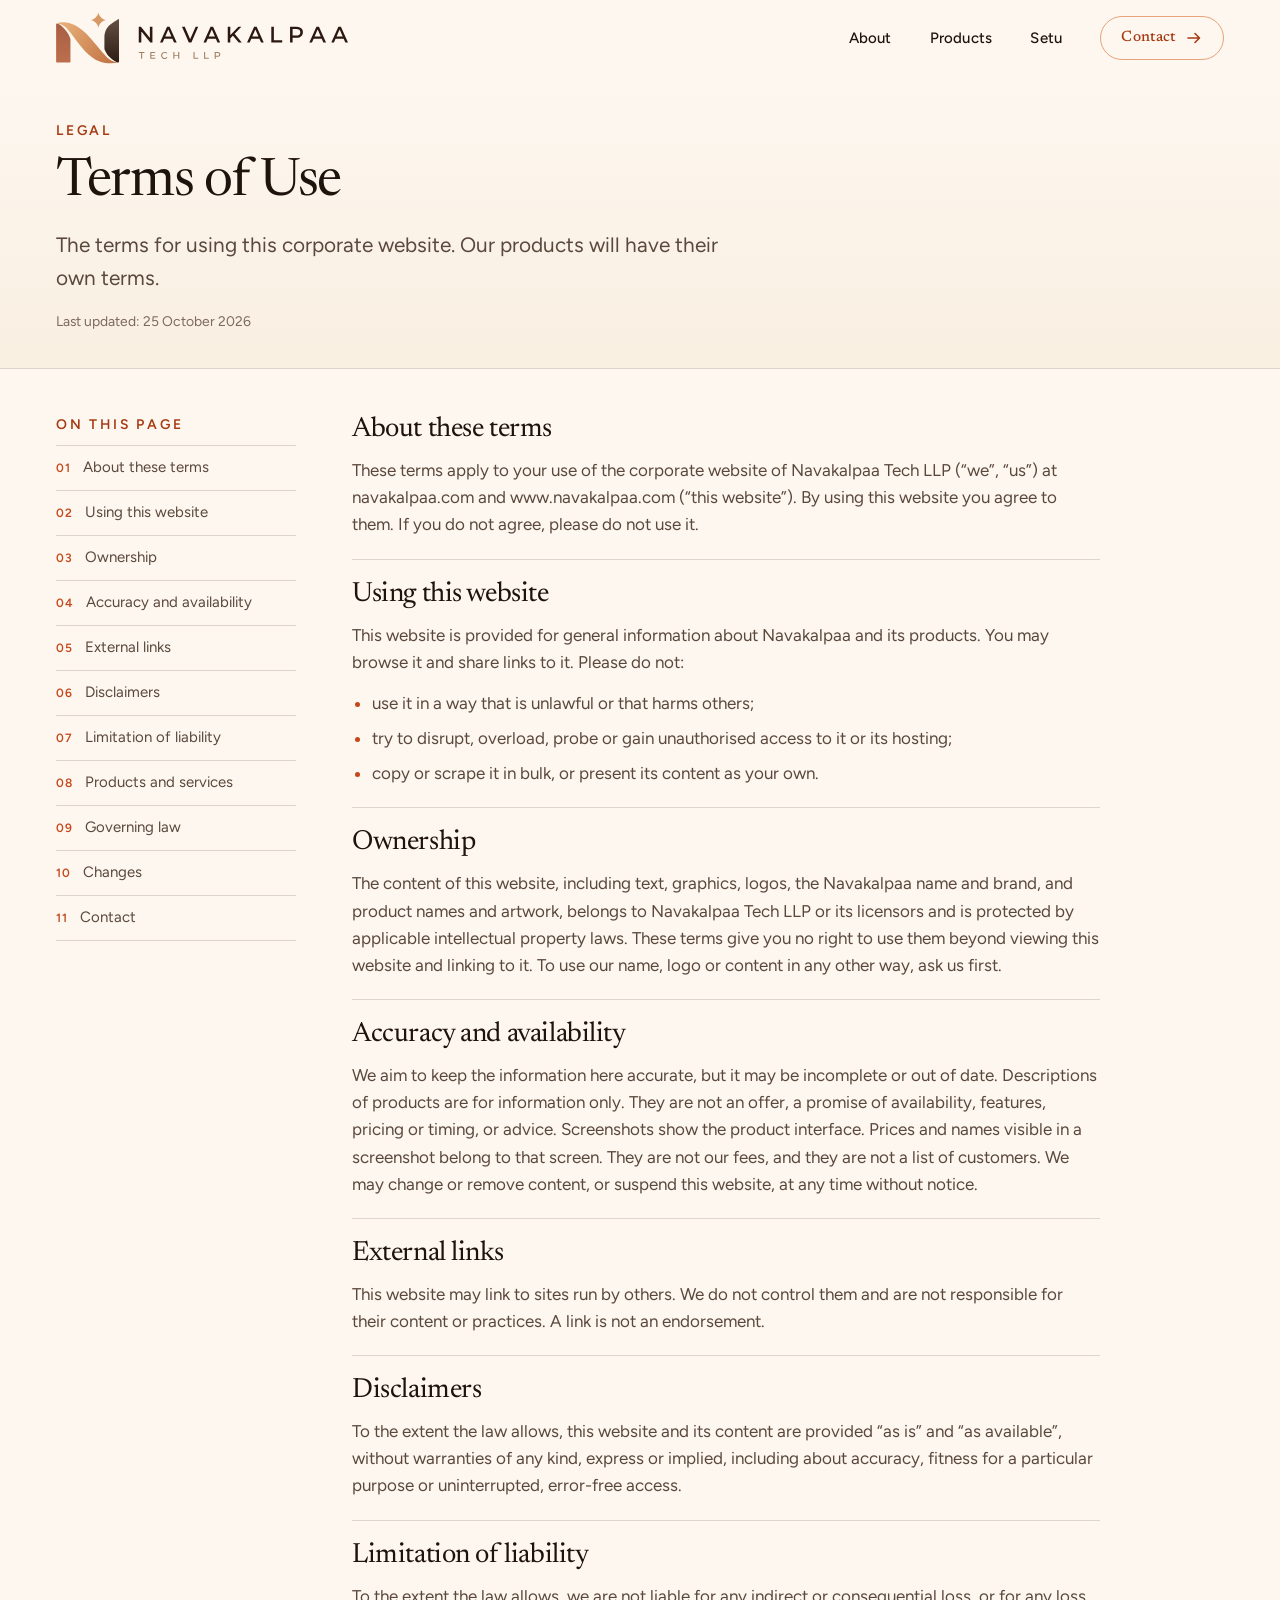
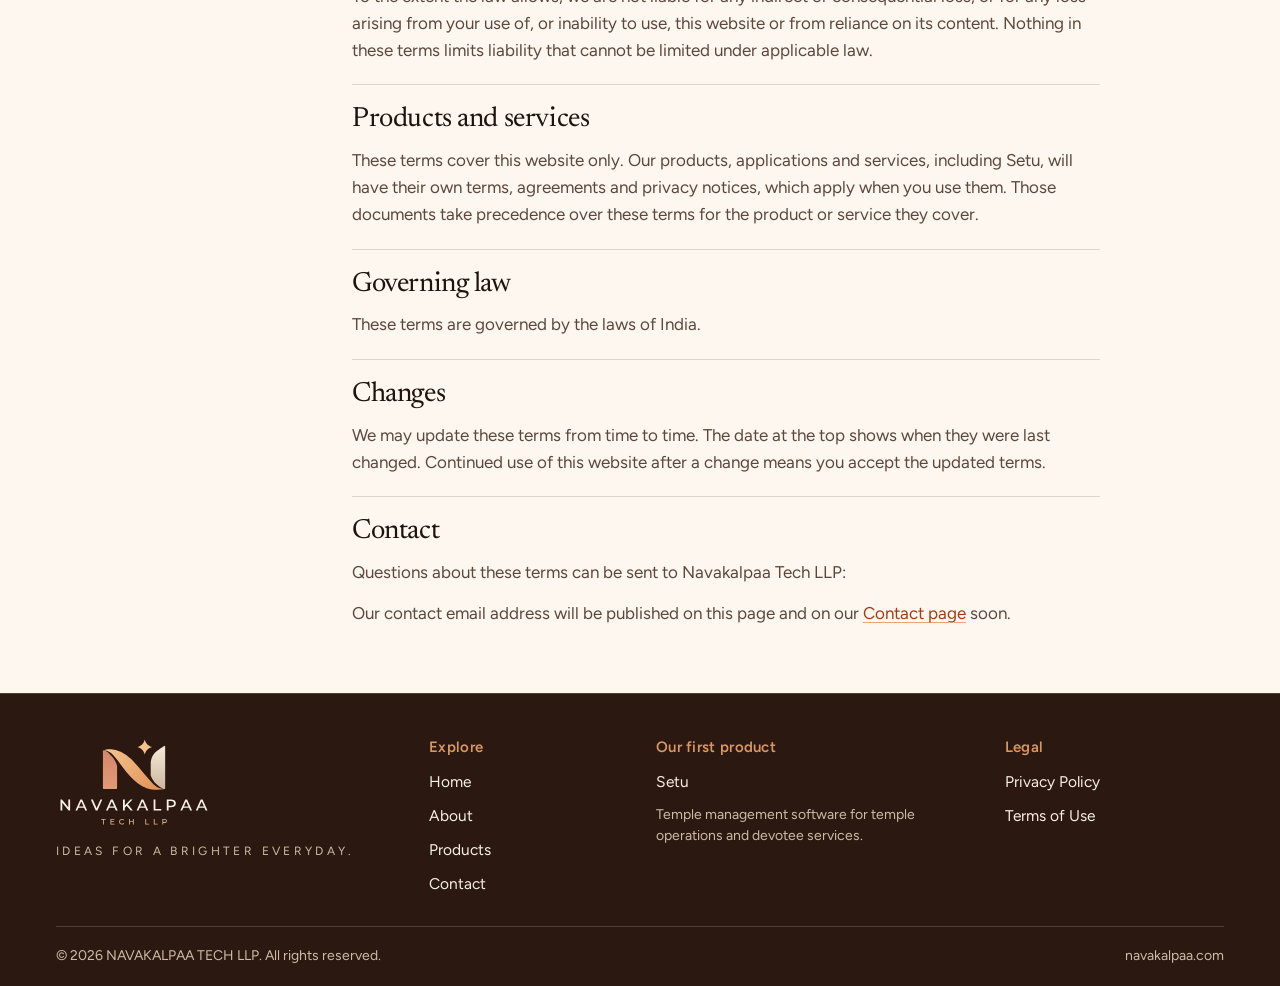
<file: terms.html>
<!doctype html>
<html lang="en">
<head>
<meta charset="utf-8">
<meta name="viewport" content="width=device-width, initial-scale=1">
<title>Terms of Use | Navakalpaa Tech</title>
<meta name="description" content="Terms for using the Navakalpaa Tech LLP corporate website at navakalpaa.com.">
<meta name="theme-color" content="#fdf7f0">
<link rel="canonical" href="https://navakalpaa.com/terms">
<meta property="og:type" content="website">
<meta property="og:site_name" content="NAVAKALPAA TECH LLP">
<meta property="og:title" content="Terms of Use | Navakalpaa Tech">
<meta property="og:description" content="Terms for using the Navakalpaa Tech LLP corporate website at navakalpaa.com.">
<meta property="og:url" content="https://navakalpaa.com/terms">
<meta property="og:image" content="https://navakalpaa.com/assets/img/og-image.png">
<meta property="og:image:width" content="1200">
<meta property="og:image:height" content="630">
<meta property="og:image:alt" content="NAVAKALPAA TECH LLP: ideas for a brighter everyday">
<meta name="twitter:card" content="summary_large_image">
<meta name="twitter:title" content="Terms of Use | Navakalpaa Tech">
<meta name="twitter:description" content="Terms for using the Navakalpaa Tech LLP corporate website at navakalpaa.com.">
<meta name="twitter:image" content="https://navakalpaa.com/assets/img/og-image.png">
<link rel="icon" href="favicon.svg" type="image/svg+xml">
<link rel="icon" href="favicon.ico" sizes="48x48">
<link rel="apple-touch-icon" href="assets/icons/apple-touch-icon.png">
<link rel="manifest" href="site.webmanifest">
<link rel="preload" href="assets/fonts/newsreader-latin-opsz-normal.woff2" as="font" type="font/woff2" crossorigin>
<link rel="preload" href="assets/fonts/figtree-latin-wght-normal.woff2" as="font" type="font/woff2" crossorigin>
<link rel="stylesheet" href="css/styles.css">
<script src="js/site.config.js"></script>
<script src="js/main.js" defer></script>
</head>
<body>
<a class="skip-link" href="#main">Skip to content</a>
<header class="site-header">
<div class="container site-header__inner">
<a class="brand" href="index.html" aria-label="NAVAKALPAA TECH LLP, home">
<img class="brand__full" src="assets/logo/navakalpaa-logo-compact.svg" alt="" width="236" height="42">
<img class="brand__symbol" src="assets/logo/navakalpaa-symbol.svg" alt="" width="49" height="40">
</a>
<button class="nav-toggle" type="button" aria-expanded="false" aria-controls="site-menu" aria-label="Open menu"><span class="nav-toggle__bars" aria-hidden="true"><span></span><span></span><span></span></span></button>
<div class="nav-wrap" id="site-menu">
<nav class="site-nav" aria-label="Main">
<ul>
<li><a href="about.html">About</a></li><li><a href="products.html">Products</a></li><li><a href="setu.html">Setu</a></li>
<li><a class="btn btn--ghost" href="contact.html">Contact <svg class="arrow" width="18" height="18" viewBox="0 0 18 18" fill="none" aria-hidden="true" focusable="false"><path d="M3 9h11M10 4.5L14.5 9L10 13.5" stroke="currentColor" stroke-width="1.6" stroke-linecap="round" stroke-linejoin="round"/></svg></a></li>
</ul>
</nav>
</div>
</div>
</header>
<main id="main">

<section class="page-hero page-hero--compact">
<div class="container">
<p class="eyebrow">Legal</p>
<h1>Terms of Use</h1>
<p class="lead">The terms for using this corporate website. Our products will have their own terms.</p>
<p class="legal-meta">Last updated: 25 October 2026</p>
</div>
</section>

<section class="block block--tight">
<div class="container">
<div class="legal-grid">
<nav class="legal-toc" aria-label="On this page">
<h2>On this page</h2>
<ol><li><a href="#about">About these terms</a></li><li><a href="#use">Using this website</a></li><li><a href="#ip">Ownership</a></li><li><a href="#accuracy">Accuracy and availability</a></li><li><a href="#links">External links</a></li><li><a href="#disclaimer">Disclaimers</a></li><li><a href="#liability">Limitation of liability</a></li><li><a href="#products">Products and services</a></li><li><a href="#law">Governing law</a></li><li><a href="#changes">Changes</a></li><li><a href="#contact">Contact</a></li></ol>
</nav>
<div class="legal-body">
<section id="about">
<h2>About these terms</h2>
<p>These terms apply to your use of the corporate website of Navakalpaa Tech LLP (&ldquo;we&rdquo;, &ldquo;us&rdquo;) at navakalpaa.com and www.navakalpaa.com (&ldquo;this website&rdquo;). By using this website you agree to them. If you do not agree, please do not use it.</p>
</section>
<section id="use">
<h2>Using this website</h2>
<p>This website is provided for general information about Navakalpaa and its products. You may browse it and share links to it. Please do not:</p>
<ul>
<li>use it in a way that is unlawful or that harms others;</li>
<li>try to disrupt, overload, probe or gain unauthorised access to it or its hosting;</li>
<li>copy or scrape it in bulk, or present its content as your own.</li>
</ul>
</section>
<section id="ip">
<h2>Ownership</h2>
<p>The content of this website, including text, graphics, logos, the Navakalpaa name and brand, and product names and artwork, belongs to Navakalpaa Tech LLP or its licensors and is protected by applicable intellectual property laws. These terms give you no right to use them beyond viewing this website and linking to it. To use our name, logo or content in any other way, ask us first.</p>
</section>
<section id="accuracy">
<h2>Accuracy and availability</h2>
<p>We aim to keep the information here accurate, but it may be incomplete or out of date. Descriptions of products are for information only. They are not an offer, a promise of availability, features, pricing or timing, or advice. Screenshots show the product interface. Prices and names visible in a screenshot belong to that screen. They are not our fees, and they are not a list of customers. We may change or remove content, or suspend this website, at any time without notice.</p>
</section>
<section id="links">
<h2>External links</h2>
<p>This website may link to sites run by others. We do not control them and are not responsible for their content or practices. A link is not an endorsement.</p>
</section>
<section id="disclaimer">
<h2>Disclaimers</h2>
<p>To the extent the law allows, this website and its content are provided &ldquo;as is&rdquo; and &ldquo;as available&rdquo;, without warranties of any kind, express or implied, including about accuracy, fitness for a particular purpose or uninterrupted, error-free access.</p>
</section>
<section id="liability">
<h2>Limitation of liability</h2>
<p>To the extent the law allows, we are not liable for any indirect or consequential loss, or for any loss arising from your use of, or inability to use, this website or from reliance on its content. Nothing in these terms limits liability that cannot be limited under applicable law.</p>
</section>
<section id="products">
<h2>Products and services</h2>
<p>These terms cover this website only. Our products, applications and services, including Setu, will have their own terms, agreements and privacy notices, which apply when you use them. Those documents take precedence over these terms for the product or service they cover.</p>
</section>
<section id="law">
<h2>Governing law</h2>
<p>These terms are governed by the laws of India.</p>
</section>
<section id="changes">
<h2>Changes</h2>
<p>We may update these terms from time to time. The date at the top shows when they were last changed. Continued use of this website after a change means you accept the updated terms.</p>
</section>
<section id="contact">
<h2>Contact</h2>
<p>Questions about these terms can be sent to Navakalpaa Tech LLP:</p>
<p data-if-email hidden>Email: <a href="#" data-mailto data-site="email"></a></p>
<p data-if-no-email>Our contact email address will be published on this page and on our <a href="contact.html">Contact page</a> soon.</p>
</section>
</div>
</div>
</div>
</section>
</main>
<footer class="site-footer">
<div class="container">
<div class="site-footer__grid">
<div class="footer-brand">
<a href="index.html" aria-label="NAVAKALPAA TECH LLP, home"><img src="assets/logo/navakalpaa-logo-stacked-inverted.svg" alt="" width="190" height="112"></a>
<p data-site="tagline">Ideas for a brighter everyday.</p>
</div>
<nav class="footer-nav" aria-label="Footer">
<h2>Explore</h2>
<ul>
<li><a href="index.html">Home</a></li>
<li><a href="about.html">About</a></li>
<li><a href="products.html">Products</a></li>
<li><a href="contact.html">Contact</a></li>
</ul>
</nav>
<div class="footer-nav">
<h2>Our first product</h2>
<ul>
<li><a href="setu.html">Setu</a></li>
</ul>
<small>Temple management software for temple operations and devotee services.</small>
</div>
<nav class="footer-nav" aria-label="Legal">
<h2>Legal</h2>
<ul>
<li><a href="privacy.html">Privacy Policy</a></li>
<li><a href="terms.html">Terms of Use</a></li>
</ul>
</nav>
</div>
<div class="site-footer__base">
<span>&copy; <span data-year>2026</span> <span data-site="name">NAVAKALPAA TECH LLP</span>. All rights reserved.</span>
<span data-site="domain">navakalpaa.com</span>
</div>
</div>
</footer>
</body>
</html>
</file>
<file: css/styles.css>
/* NAVAKALPAA TECH LLP: site styles.
   Everything visual is driven by the custom properties in :root. */

@font-face {
  font-family: "Newsreader";
  src: url("../assets/fonts/newsreader-latin-opsz-normal.woff2") format("woff2");
  font-weight: 200 800;
  font-style: normal;
  font-display: swap;
}
@font-face {
  font-family: "Figtree";
  src: url("../assets/fonts/figtree-latin-wght-normal.woff2") format("woff2");
  font-weight: 300 900;
  font-style: normal;
  font-display: swap;
}

:root {
  /* colour */
  --ivory: #fdf7f0;
  --cream: #f9efe1;
  --sand: #f1e2cd;
  --surface: #fffbf5;
  --ink: #1f130d;
  --ink-soft: #5b483c;
  --ink-faint: #7d6a5d;
  --terracotta: #c4481a;
  --terracotta-deep: #a63a12;
  --terracotta-soft: #e8a27c;
  --amber: #d99863;
  --amber-deep: #bf7141;
  --gold: #b07f1e;
  --brown: #2b1810;
  --brown-2: #3b261b;
  --on-dark: #f8f0e4;
  --on-dark-soft: #cdbba8;
  --line: rgba(59, 38, 27, 0.16);
  --line-strong: rgba(59, 38, 27, 0.32);
  --line-dark: rgba(248, 240, 228, 0.18);

  /* type */
  --font-serif: "Newsreader", "Iowan Old Style", "Palatino Linotype", Georgia, serif;
  --font-sans: "Figtree", system-ui, -apple-system, "Segoe UI", Roboto, sans-serif;
  --step--1: clamp(0.8125rem, 0.79rem + 0.1vw, 0.875rem);
  --step-0: clamp(1rem, 0.97rem + 0.15vw, 1.0625rem);
  --step-1: clamp(1.125rem, 1.06rem + 0.3vw, 1.3125rem);
  --step-2: clamp(1.375rem, 1.25rem + 0.6vw, 1.75rem);
  --step-3: clamp(1.75rem, 1.5rem + 1.2vw, 2.5rem);
  --step-4: clamp(2.125rem, 1.7rem + 2vw, 3.5rem);
  --step-5: clamp(2.6rem, 1.8rem + 3.6vw, 5.25rem);
  --step-6: clamp(2.45rem, 1.35rem + 3.1vw, 4.15rem);

  /* space and layout */
  --gutter: clamp(1.25rem, 4.5vw, 3.5rem);
  --max: 1280px;
  --section: clamp(2.15rem, 4.2vw, 3.6rem);
  --radius: 14px;
  --radius-pill: 999px;
  --header-h: 76px;

  /* motion */
  --ease: cubic-bezier(0.22, 0.61, 0.36, 1);
  --shadow-soft: 0 24px 60px -28px rgba(91, 52, 28, 0.35);
  --shadow-lift: 0 18px 40px -22px rgba(91, 52, 28, 0.45);
}

*, *::before, *::after { box-sizing: border-box; }

html {
  -webkit-text-size-adjust: 100%;
  text-size-adjust: 100%;
  scroll-behavior: smooth;
  scroll-padding-top: calc(var(--header-h) + 16px);
}

body {
  margin: 0;
  min-height: 100vh;
  background: var(--ivory);
  color: var(--ink);
  font-family: var(--font-sans);
  font-size: var(--step-0);
  line-height: 1.6;
  font-optical-sizing: auto;
  -webkit-font-smoothing: antialiased;
  overflow-x: hidden;
}

img, svg { display: block; max-width: 100%; }
img { height: auto; }

h1, h2, h3, h4 { margin: 0; font-family: var(--font-serif); font-weight: 400; line-height: 1.08; letter-spacing: -0.015em; color: var(--ink); text-wrap: balance; overflow-wrap: break-word; }
p { margin: 0; text-wrap: pretty; }
ul, ol { margin: 0; padding: 0; list-style: none; }
a { color: inherit; text-decoration-color: var(--terracotta-soft); text-underline-offset: 0.2em; }
a:hover { text-decoration-color: var(--terracotta); }
button { font: inherit; color: inherit; }

:focus-visible {
  outline: 3px solid var(--terracotta);
  outline-offset: 3px;
  border-radius: 4px;
}
.on-dark :focus-visible, .site-footer :focus-visible { outline-color: var(--amber); }

::selection { background: var(--terracotta); color: #fff; }

.visually-hidden {
  position: absolute !important;
  width: 1px; height: 1px;
  margin: -1px; padding: 0; border: 0;
  overflow: hidden; clip: rect(0 0 0 0); white-space: nowrap;
}

.skip-link {
  position: absolute; left: var(--gutter); top: -100px; z-index: 100;
  background: var(--brown); color: var(--on-dark);
  padding: 0.75rem 1.25rem; border-radius: var(--radius-pill); text-decoration: none;
  transition: top 0.2s var(--ease);
}
.skip-link:focus { top: 12px; }

.container { width: 100%; max-width: var(--max); margin-inline: auto; padding-inline: var(--gutter); }

/* ---------- typography components ---------- */
.eyebrow {
  display: block;
  margin-bottom: 1.25rem;
  font-family: var(--font-sans);
  font-size: var(--step--1);
  font-weight: 600;
  letter-spacing: 0.2em;
  text-transform: uppercase;
  color: var(--terracotta-deep);
  line-height: 1.4;
}
.display { font-size: var(--step-6); font-weight: 400; line-height: 1.02; letter-spacing: -0.025em; }
.h2 { font-size: var(--step-4); font-weight: 400; letter-spacing: -0.02em; line-height: 1.06; }
.h2--purpose { font-size: var(--step-3); line-height: 1.12; }
.h3 { font-size: var(--step-2); font-weight: 420; letter-spacing: -0.01em; line-height: 1.2; }
.lead { font-size: var(--step-1); color: var(--ink-soft); line-height: 1.55; max-width: 38em; }
.prose { color: var(--ink-soft); max-width: 40em; }
.h2 + .prose, .h2 + p { margin-top: 1.25rem; }
.prose p + p { margin-top: 1em; }
.muted { color: var(--ink-soft); }

/* ---------- buttons ---------- */
.btn {
  display: inline-flex; align-items: center; justify-content: center; gap: 0.6em;
  min-height: 48px; padding: 0.75rem 1.6rem;
  border-radius: var(--radius-pill);
  font-family: var(--font-serif);
  font-size: 1.0625rem; font-weight: 500; letter-spacing: 0.005em;
  text-decoration: none; cursor: pointer;
  border: 1.5px solid transparent; background: transparent;
  transition: background-color 0.25s var(--ease), color 0.25s var(--ease), border-color 0.25s var(--ease), transform 0.25s var(--ease);
}
.btn .arrow { transition: transform 0.25s var(--ease); flex: none; }
.btn:active { transform: translateY(0); box-shadow: none; }
@media (hover: hover) {
  .btn:hover { transform: translateY(-1px); }
  .btn--primary:hover, .btn--light:hover { box-shadow: 0 10px 22px -12px rgba(91, 52, 28, 0.55); }
}
@media (hover: hover) { .btn:hover .arrow { transform: translateX(4px); } }
.btn--primary { background: var(--terracotta); color: #fff; }
.btn--primary:hover { background: var(--terracotta-deep); }
.btn--ghost { border-color: var(--terracotta-soft); color: var(--terracotta-deep); background: transparent; }
.btn--ghost:hover { border-color: var(--terracotta); background: rgba(196, 72, 26, 0.06); }
.btn--light { background: var(--on-dark); color: var(--brown); }
.btn--light:hover { background: #fff; }
.btn--outline-light { border-color: rgba(248, 240, 228, 0.5); color: var(--on-dark); }
.btn--outline-light:hover { border-color: var(--on-dark); background: rgba(248, 240, 228, 0.08); }
.btn--small { min-height: 44px; padding: 0.5rem 1.25rem; font-size: 1rem; }

.btn-row { display: flex; flex-wrap: wrap; gap: 0.875rem; }

/* ---------- header ---------- */
.site-header {
  position: sticky; top: 0; z-index: 50;
  background: var(--ivory);
  border-bottom: 1px solid transparent;
  transition: border-color 0.3s var(--ease), box-shadow 0.3s var(--ease);
}
.site-header.is-scrolled { border-bottom-color: var(--line); box-shadow: 0 10px 30px -24px rgba(59, 38, 27, 0.5); }
.site-header__inner {
  display: flex; align-items: center; justify-content: space-between; gap: 1rem;
  min-height: var(--header-h);
}
.brand { display: inline-flex; align-items: center; flex: none; border-radius: 6px; }
.brand img { height: 52px; width: auto; }
.brand .brand__symbol { display: none; height: 40px; }

.site-nav ul { display: flex; align-items: center; gap: clamp(1.25rem, 3vw, 2.75rem); }
.site-nav a:not(.btn) {
  position: relative; display: inline-flex; align-items: center; min-height: 44px;
  font-size: 0.9375rem; font-weight: 500; letter-spacing: 0.01em; text-decoration: none; color: var(--ink);
}
.site-nav a:not(.btn)::after {
  content: ""; position: absolute; left: 0; right: 0; bottom: 6px; height: 1.5px;
  background: var(--terracotta); transform: scaleX(0); transform-origin: left;
  transition: transform 0.3s var(--ease);
}
.site-nav a:not(.btn):hover::after, .site-nav a[aria-current="page"]::after { transform: scaleX(1); }
.site-nav .btn { min-height: 44px; padding: 0.4rem 1.25rem; font-size: 0.9375rem; }

.nav-toggle { display: none; }

.nav-wrap { display: flex; align-items: center; gap: clamp(1.5rem, 4vw, 3.5rem); }

/* mobile navigation: collapsed only when JavaScript is available */
@media (max-width: 860px) {
  .brand img { height: 44px; }
  .js .nav-toggle {
    display: inline-flex; align-items: center; justify-content: center;
    width: 48px; height: 48px; margin-right: -8px;
    background: none; border: 0; cursor: pointer; border-radius: 50%;
  }
  .nav-toggle__bars { position: relative; width: 22px; height: 14px; }
  .nav-toggle__bars span {
    position: absolute; left: 0; right: 0; height: 1.75px; background: var(--ink); border-radius: 2px;
    transition: transform 0.3s var(--ease), opacity 0.2s var(--ease), top 0.3s var(--ease);
  }
  .nav-toggle__bars span:nth-child(1) { top: 0; }
  .nav-toggle__bars span:nth-child(2) { top: 6px; }
  .nav-toggle__bars span:nth-child(3) { top: 12px; }
  .nav-toggle[aria-expanded="true"] .nav-toggle__bars span:nth-child(1) { top: 6px; transform: rotate(45deg); }
  .nav-toggle[aria-expanded="true"] .nav-toggle__bars span:nth-child(2) { opacity: 0; }
  .nav-toggle[aria-expanded="true"] .nav-toggle__bars span:nth-child(3) { top: 6px; transform: rotate(-45deg); }

  .site-header__inner { flex-wrap: wrap; min-height: 0; padding-block: 14px; row-gap: 0; }
  .nav-wrap { flex: 1 1 100%; order: 3; }
  .site-nav { flex: 1; }
  .site-nav ul { flex-direction: column; align-items: stretch; gap: 0; padding-bottom: 1.25rem; }
  .site-nav li { border-top: 1px solid var(--line); }
  .site-nav a:not(.btn) { width: 100%; min-height: 56px; font-family: var(--font-serif); font-size: 1.375rem; font-weight: 400; }
  .site-nav a:not(.btn)::after { display: none; }
  .site-nav li:last-child { border-top: 0; padding-top: 0.75rem; }
  .site-nav .btn { width: 100%; min-height: 52px; font-size: 1.0625rem; }

  .js .nav-wrap { display: none; }
  .js .nav-wrap.is-open { display: flex; }
  .js .site-header.menu-open { border-bottom-color: var(--line); max-height: 100dvh; overflow-y: auto; }
}
@media (max-width: 400px) {
  .brand .brand__full { display: none; }
  .brand .brand__symbol { display: block; }
}

/* ---------- reveal ---------- */
.js .reveal { opacity: 0; transform: translateY(12px); transition: opacity 0.6s var(--ease), transform 0.6s var(--ease); }
.js .reveal.in { opacity: 1; transform: none; }
.js .reveal[data-delay="1"] { transition-delay: 0.1s; }
.js .reveal[data-delay="2"] { transition-delay: 0.2s; }
.js .reveal[data-delay="3"] { transition-delay: 0.3s; }

/* ---------- hero ---------- */
.hero { position: relative; padding-block: clamp(1.25rem, 2.5vw, 2.25rem) clamp(2rem, 3.5vw, 3rem); overflow: hidden; background:
  radial-gradient(60% 70% at 78% 42%, rgba(240, 190, 140, 0.35), transparent 70%),
  linear-gradient(180deg, var(--ivory), var(--cream)); }
.hero__grid { display: grid; align-items: center; gap: clamp(1rem, 3vw, 3rem); grid-template-columns: minmax(0, 1fr); }
.hero__copy { position: relative; z-index: 2; padding-top: clamp(0.25rem, 1.5vw, 1.25rem); }
.hero__copy .eyebrow { margin-bottom: 1.125rem; }
.hero__title { max-width: 11em; }
.hero__lead { margin-top: 1.25rem; font-size: var(--step-1); color: var(--ink-soft); max-width: 28em; }
.hero .btn-row { margin-top: 1.75rem; }
.hero__art { position: relative; margin-inline: calc(var(--gutter) * -0.4); }
.hero__art svg { width: 100%; height: auto; overflow: visible; }
.hero__side {
  display: none;
  position: absolute; right: var(--gutter); top: 18%; z-index: 2;
  font-size: 0.75rem; font-weight: 500; letter-spacing: 0.2em; text-transform: uppercase; color: var(--ink-soft); line-height: 1.9;
}
.hero__side::after { content: ""; display: block; width: 14px; height: 1px; background: var(--ink-soft); margin-top: 0.4rem; }

@media (min-width: 760px) {
  .hero__grid { grid-template-columns: minmax(0, 1.1fr) minmax(0, 0.9fr); }
  .hero__art { margin-left: -12%; margin-right: calc(var(--gutter) * -0.9); }
}
@media (min-width: 1600px) { .hero__side { display: block; } }

/* hero artwork animation */
.art .piece { transform-box: fill-box; transform-origin: center; animation: drift 11s ease-in-out infinite alternate; }
.art .piece:nth-child(2n) { animation-duration: 13s; animation-delay: -4s; }
.art .piece:nth-child(3n) { animation-duration: 9s; animation-delay: -2s; }
.art .piece:nth-child(5n) { animation-duration: 15s; animation-delay: -7s; }
@keyframes drift {
  from { transform: translate3d(0, 0, 0) rotate(0deg); }
  to { transform: translate3d(0, -9px, 0) rotate(3deg); }
}
.art .strand { stroke-dasharray: 1; stroke-dashoffset: 0; }
.js .art .strand { animation: draw 2.6s var(--ease) both; }
.js .art .strand:nth-child(2) { animation-delay: 0.15s; }
.js .art .strand:nth-child(3) { animation-delay: 0.3s; }
.js .art .strand:nth-child(4) { animation-delay: 0.45s; }
.js .art .strand:nth-child(5) { animation-delay: 0.6s; }
.js .art .strand:nth-child(6) { animation-delay: 0.75s; }
.js .art .strand:nth-child(7) { animation-delay: 0.9s; }
.js .art .strand:nth-child(8) { animation-delay: 1.05s; }
@keyframes draw { from { stroke-dashoffset: 1; } to { stroke-dashoffset: 0; } }
.js .art .arch { animation: settle 1.6s var(--ease) 0.2s both; }
@keyframes settle { from { opacity: 0; transform: translateY(18px); } to { opacity: 1; transform: none; } }
.art .keystone { animation: bob 5.5s ease-in-out infinite alternate; transform-box: fill-box; transform-origin: center; }
@keyframes bob { from { transform: translateY(0); } to { transform: translateY(-5px); } }

/* ---------- approach ---------- */
.approach { padding-block: var(--section); border-block: 1px solid var(--line); background: var(--ivory); }
.approach__grid { display: grid; gap: clamp(1.5rem, 3.5vw, 2.75rem); }
.approach__head .eyebrow { margin-bottom: 1rem; }
.principles { display: grid; gap: 0; }
.principle { position: relative; padding-block: 1.5rem; border-top: 1px solid var(--line); }
.principle__icon { width: 52px; height: 52px; margin-bottom: 1rem; }
.principle__no { position: absolute; top: 1.75rem; right: 0; font-family: var(--font-serif); font-size: 0.9375rem; color: var(--ink-faint); letter-spacing: 0.08em; }
.principle h3 { font-size: clamp(1.25rem, 1.1rem + 0.5vw, 1.5rem); font-weight: 420; margin-bottom: 0.75rem; }
.principle p { color: var(--ink-soft); font-size: 0.9688rem; max-width: 20em; }
.principle__icon .ring { transition: stroke 0.3s var(--ease); }
.principle:hover .ring { stroke: var(--terracotta); }
.principle:hover .iris { transform: scale(1.18); }
.principle .iris { transform-box: fill-box; transform-origin: center; transition: transform 0.5s var(--ease); }
.principle:hover .star { transform: rotate(45deg) scale(1.08); }
.principle .star { transform-box: fill-box; transform-origin: center; transition: transform 0.5s var(--ease); }
.principle:hover .cube-top { transform: translateY(-4px); }
.principle .cube-top { transition: transform 0.5s var(--ease); }

@media (min-width: 700px) {
  .principles { grid-template-columns: repeat(3, minmax(0, 1fr)); }
  .principle { border-top: 0; border-left: 1px solid var(--line); padding: 0.5rem 1.25rem 0.5rem 1.5rem; }
  .principle__no { top: 0.5rem; right: 1rem; }
  .principle__icon { margin-bottom: 1.25rem; }
}
@media (min-width: 900px) {
  .approach__grid { grid-template-columns: minmax(0, 1fr) minmax(0, 1.7fr); align-items: start; }
  .principle { padding: 0.5rem 1.75rem 0.5rem 2rem; }
  .principle__no { right: 1.25rem; }
}

/* ---------- Setu showcase ---------- */
.setu-band {
  position: relative; overflow: hidden; isolation: isolate;
  padding-block: clamp(1.75rem, 3.5vw, 3rem);
  background:
    radial-gradient(70% 90% at 78% 40%, rgba(255, 214, 150, 0.7), transparent 70%),
    linear-gradient(100deg, #fbe9d0 0%, #f7d7ad 55%, #f0c28a 100%);
}
.setu-band__temple { position: absolute; inset: 0 0 0 auto; width: min(68%, 900px); z-index: -1; color: #a85b2a; opacity: 0.2; display: none; }
.setu-band__temple svg { position: absolute; right: -2%; bottom: -2%; height: 108%; width: auto; }
.setu-band__fade { position: absolute; inset: 0; z-index: -1; background: linear-gradient(90deg, #fbe9d0 0%, rgba(251, 233, 208, 0.7) 38%, rgba(251, 233, 208, 0) 70%); }
.setu-band__grid { display: grid; gap: clamp(1.5rem, 3vw, 2.5rem); align-items: center; }
.setu-band__copy .eyebrow { margin-bottom: 1.25rem; }
.setu-name { font-family: var(--font-serif); font-size: clamp(3.25rem, 2.2rem + 4vw, 5rem); font-weight: 500; line-height: 0.95; letter-spacing: -0.03em; color: #946713; }
.setu-tag { display: inline-flex; align-items: center; gap: 0.5rem; margin-top: 1rem; padding: 0.3rem 0.85rem; border: 1px solid rgba(176, 127, 30, 0.45); border-radius: var(--radius-pill); font-size: var(--step--1); font-weight: 600; letter-spacing: 0.04em; color: #7b5611; background: rgba(255, 248, 235, 0.6); }
.setu-tag::before { content: ""; width: 7px; height: 7px; border-radius: 50%; background: var(--terracotta); }
.setu-band__copy h3 { margin-top: 1.25rem; max-width: 16em; }
.setu-band__copy .prose { margin-top: 1rem; color: #5a4331; max-width: 30em; }
.setu-band__copy .btn { margin-top: 1.5rem; }
.setu-band__phone { display: flex; flex-direction: column; align-items: center; margin: 0; }
.setu-band__phone img, .product-feature__phone img {
  width: min(100%, 420px); height: auto; margin-inline: auto;
  border-radius: 22px;
  box-shadow: 0 24px 50px -28px rgba(70, 30, 8, 0.55);
}

@media (min-width: 760px) { .setu-band__grid { grid-template-columns: minmax(0, 1fr) minmax(0, 1fr); } }
@media (min-width: 900px) {
  .setu-band__temple { display: block; }
}

/* ---------- phone mockup ---------- */
.phone {
  --phone-w: min(236px, 66vw);
  position: relative; width: var(--phone-w);
  padding: 10px; border-radius: 46px;
  background: linear-gradient(145deg, #3a2a21, #17100c 60%);
  box-shadow: 0 2px 0 rgba(255, 255, 255, 0.12) inset, 0 40px 80px -30px rgba(70, 30, 8, 0.65), 0 18px 36px -18px rgba(70, 30, 8, 0.5);
}
.phone::before, .phone::after { content: ""; position: absolute; width: 3px; background: #2a1d16; border-radius: 2px; }
.phone::before { right: -3px; top: 22%; height: 11%; }
.phone::after { left: -3px; top: 17%; height: 7%; box-shadow: 0 46px 0 #2a1d16; }
.phone__screen { position: relative; overflow: hidden; border-radius: 37px; background: #fdf3e6; aspect-ratio: 721 / 1541; }
.phone__screen img { width: 100%; height: 100%; object-fit: cover; }
.phone__cam { position: absolute; top: 14px; left: 50%; width: 11px; height: 11px; margin-left: -5.5px; border-radius: 50%; background: #0e0906; z-index: 2; box-shadow: 0 0 0 2px rgba(0, 0, 0, 0.25); }
.phone-caption { margin-top: 1rem; font-size: var(--step--1); color: var(--ink); text-align: center; max-width: 22em; margin-inline: auto; }

/* ---------- beyond (portfolio) ---------- */
.beyond { padding-block: var(--section); background: var(--ivory); position: relative; overflow: hidden; }
.beyond__grid { display: grid; gap: clamp(1.5rem, 4vw, 2.75rem); align-items: center; }
.beyond__copy .eyebrow { margin-bottom: 1.25rem; }
.beyond__copy .prose { margin-top: 1.25rem; }
.beyond__list { margin-top: 1.5rem; border-top: 1px solid var(--line); max-width: 30em; }
.beyond__list li { display: flex; gap: 1rem; align-items: baseline; padding-block: 0.7rem; border-bottom: 1px solid var(--line); font-family: var(--font-serif); font-size: var(--step-1); color: var(--ink); }
.beyond__list li span { flex: none; width: 2rem; font-family: var(--font-sans); font-size: var(--step--1); letter-spacing: 0.12em; color: var(--terracotta); font-weight: 600; }
.beyond__note { margin-top: 1.25rem; font-size: 0.9375rem; color: var(--ink-faint); max-width: 30em; }
.orbit { width: 100%; max-width: 460px; margin-inline: auto; overflow: visible; }
.orbit .spin { transform-box: view-box; transform-origin: 280px 230px; animation: spin 140s linear infinite; }
.orbit .spin.rev { animation-direction: reverse; animation-duration: 200s; }
@keyframes spin { to { transform: rotate(360deg); } }
.orbit .twinkle { transform-box: fill-box; transform-origin: center; animation: twinkle 4.5s ease-in-out infinite alternate; }
.orbit .twinkle:nth-of-type(2n) { animation-delay: -2s; animation-duration: 6s; }
@keyframes twinkle { from { opacity: 0.35; transform: scale(0.88); } to { opacity: 0.8; transform: scale(1.08); } }
.orbit .glint { transform-box: fill-box; transform-origin: center; animation: glint 3.4s ease-in-out infinite alternate; }
@keyframes glint { from { transform: scale(0.9) rotate(0deg); } to { transform: scale(1.12) rotate(8deg); } }
@media (min-width: 760px) { .beyond__grid { grid-template-columns: minmax(0, 1fr) minmax(0, 1fr); } }

/* ---------- closing ---------- */
.closing { position: relative; overflow: hidden; isolation: isolate; background: var(--brown); color: var(--on-dark); padding-block: clamp(2.25rem, 4.5vw, 3.5rem); }
.closing h2 { color: var(--on-dark); font-size: var(--step-5);  font-weight: 380; max-width: 16em; letter-spacing: -0.025em; }
.closing .eyebrow { color: var(--amber); margin-bottom: 1rem; }
.closing p.lead { color: var(--on-dark-soft); margin-top: 1.125rem; }
.closing .btn-row { margin-top: 1.75rem; }
.closing__mark { position: absolute; right: -9%; bottom: -26%; width: min(56vw, 620px); opacity: 0.07; z-index: -1; pointer-events: none; }
.closing__note { margin-top: 1.25rem; font-size: 0.9375rem; color: var(--on-dark-soft); }

/* ---------- footer ---------- */
.site-footer { background: var(--brown); color: var(--on-dark); border-top: 1px solid var(--line-dark); padding-block: clamp(1.75rem, 3.5vw, 2.6rem) 1.15rem; }
.site-footer__grid { display: grid; gap: 1.75rem 2rem; grid-template-columns: minmax(0, 1fr) minmax(0, 1fr); }
.footer-brand { grid-column: 1 / -1; }
.footer-brand img { height: 92px; width: auto; }
.footer-brand p { margin-top: 0.875rem; font-family: var(--font-sans); font-size: 0.75rem; letter-spacing: 0.28em; text-transform: uppercase; color: var(--on-dark-soft); }
.footer-nav h2 { font-family: var(--font-sans); font-size: 0.9375rem; font-weight: 600; letter-spacing: 0.02em; line-height: 1.3; color: var(--amber); margin-bottom: 0.5rem; }
.footer-nav ul { display: grid; gap: 0; }
.footer-nav a { display: inline-flex; align-items: center; min-height: 44px; text-decoration: none; color: var(--on-dark); font-size: 1rem; transition: color 0.2s var(--ease); }
.footer-nav a:hover { color: #fff; text-decoration: underline; text-decoration-color: var(--amber); }
.footer-nav small { display: block; margin-top: 0.25rem; color: var(--on-dark-soft); font-size: 0.875rem; line-height: 1.5; max-width: 22em; }
.site-footer__base { margin-top: 1.5rem; padding-top: 1.125rem; border-top: 1px solid var(--line-dark); display: flex; flex-wrap: wrap; justify-content: space-between; gap: 0.5rem 2rem; font-size: 0.875rem; color: var(--on-dark-soft); }
@media (min-width: 700px) { .footer-nav a { min-height: 34px; font-size: 0.96875rem; } }
@media (min-width: 760px) {
  .site-footer__grid { grid-template-columns: minmax(0, 1.4fr) minmax(0, 0.8fr) minmax(0, 1.3fr) minmax(0, 0.9fr); align-items: start; }
  .footer-brand { grid-column: auto; }
  .footer-nav h2 { margin-top: 0.15rem; }
}

/* ---------- inner pages ---------- */
.page-hero { position: relative; overflow: hidden; padding-block: clamp(1.6rem, 3.4vw, 2.75rem) clamp(1.5rem, 3vw, 2.4rem); background: linear-gradient(180deg, var(--ivory), var(--cream)); border-bottom: 1px solid var(--line); }
.page-hero .eyebrow { margin-bottom: 1rem; }
.page-hero h1 { font-size: var(--step-5); font-weight: 400; letter-spacing: -0.025em; line-height: 1.04; max-width: 14em; }
.page-hero .lead { margin-top: 1.125rem; max-width: 36em; }
.page-hero__mark { position: absolute; right: -3%; top: 50%; width: min(34vw, 340px); transform: translateY(-50%); opacity: 0.1; pointer-events: none; display: none; }
@media (min-width: 900px) { .page-hero__mark { display: block; } }

.block { padding-block: var(--section); }
.block--tight { padding-block: clamp(1.85rem, 3.6vw, 3rem); }
.block--cream { background: var(--cream); }
.section-head { max-width: 40em; margin-bottom: clamp(1.25rem, 2.5vw, 2rem); }
.section-head .eyebrow { margin-bottom: 0.875rem; }
.section-head .prose { margin-top: 0.875rem; }
.block--rule { border-top: 1px solid var(--line); }
.split { display: grid; grid-template-columns: minmax(0, 1fr); gap: clamp(1.5rem, 5vw, 4rem); }
.split__label .eyebrow { margin-bottom: 1rem; }
@media (min-width: 900px) { .split { grid-template-columns: minmax(0, 0.8fr) minmax(0, 1.4fr); align-items: start; } .split--even { grid-template-columns: 1fr 1fr; align-items: center; } }

.pull { font-family: var(--font-serif); font-size: var(--step-4); font-weight: 400; line-height: 1.1; letter-spacing: -0.02em; max-width: 14em; }

.mark-stage { display: grid; gap: 1rem; }
.mark-pair { display: grid; gap: 1rem; }
.mark-tile { display: grid; place-items: center; margin: 0; padding: clamp(1.25rem, 3vw, 2rem); border-radius: var(--radius); border: 1px solid var(--line); }
.mark-tile--light { background: var(--surface); }
.mark-tile--dark { background: var(--brown); border-color: transparent; }
.mark-tile--terra { background: var(--terracotta); border-color: transparent; }
.mark-tile--sand { background: var(--sand); }
.mark-tile img { width: 100%; max-width: 360px; }
.mark-tile--small img { max-width: 200px; }
.mark-tile figcaption { margin-top: 1rem; font-size: var(--step--1); color: var(--ink-faint); }
.mark-tile--dark figcaption, .mark-tile--terra figcaption { color: var(--on-dark-soft); }
.mark-meanings { margin-top: 1.25rem; display: grid; gap: 0.625rem; }
.mark-meanings li { display: flex; gap: 0.9rem; align-items: baseline; }
.mark-meanings .dot { flex: none; width: 10px; height: 10px; border-radius: 50%; transform: translateY(0.1em); }
@media (min-width: 700px) { .mark-stage { grid-template-columns: 1.4fr 1fr; } .mark-stage .span-2 { grid-column: 1 / -1; } .mark-pair { grid-template-columns: 1fr 1fr; grid-column: 1 / -1; } }


/* products page */
.product-feature { display: grid; gap: clamp(1.5rem, 3vw, 2.5rem); align-items: center; }
.product-feature__copy .setu-name { font-size: clamp(3.25rem, 2.4rem + 4vw, 5.5rem); }
.product-feature__copy h3 { margin-top: 1.25rem; max-width: 16em; }
.product-feature__copy .prose { margin-top: 1rem; }
.product-feature__copy .btn { margin-top: 1.5rem; }
.page-hero .btn-row { margin-top: 1.35rem; }
.page-hero .setu-tag { margin-top: 0.25rem; margin-bottom: 1rem; }
.facts { margin-top: 1.5rem; display: grid; gap: 0; border-top: 1px solid var(--line-strong); max-width: 34em; }
.facts div { display: grid; grid-template-columns: 7rem 1fr; gap: 1rem; padding-block: 0.7rem; border-bottom: 1px solid var(--line); }
.facts dt { font-size: var(--step--1); font-weight: 600; letter-spacing: 0.01em; color: var(--terracotta-deep); padding-top: 0.15em; }
.facts dd { margin: 0; color: var(--ink-soft); }
.product-feature__phone { display: flex; flex-direction: column; align-items: center; margin: 0; background: radial-gradient(60% 55% at 50% 45%, rgba(255, 214, 150, 0.7), transparent 72%); padding-block: 0.5rem; }
@media (min-width: 760px) { .product-feature { grid-template-columns: minmax(0, 1.05fr) minmax(0, 0.95fr); } }
@media (max-width: 480px) { .facts div { grid-template-columns: 1fr; gap: 0.25rem; } }

.preview-points { display: grid; gap: 1px; background: var(--line); border: 1px solid var(--line); border-radius: var(--radius); overflow: hidden; }
.preview-points > div { background: var(--surface); padding: clamp(1.25rem, 2.5vw, 1.75rem); }
.preview-points h3 { font-size: var(--step-1); font-weight: 480; margin-bottom: 0.6rem; }
.preview-points p { color: var(--ink-soft); font-size: 0.9688rem; }
@media (min-width: 760px) { .preview-points { grid-template-columns: repeat(3, 1fr); } }

/* contact */
.contact-hero { position: relative; overflow: hidden; isolation: isolate; background: var(--brown); color: var(--on-dark); padding-block: clamp(1.75rem, 3.6vw, 3.1rem); }
.contact-hero__grid { display: grid; gap: 1.75rem 3rem; align-items: center; }
.contact-hero .eyebrow { color: var(--amber); margin-bottom: 1rem; }
.contact-hero h1 { color: var(--on-dark); font-size: var(--step-5); font-weight: 380; line-height: 1.04; letter-spacing: -0.025em; max-width: 12em; }
.contact-hero .lead { margin-top: 1.125rem; color: var(--on-dark-soft); max-width: 30em; }
.contact-hero .btn-row { margin-top: 1.25rem; }
.contact-hero__email { margin-top: 1.5rem; font-family: var(--font-serif); font-size: clamp(1.25rem, 1rem + 1.4vw, 1.75rem); color: var(--on-dark); word-break: break-word; }
.contact-hero__email a { text-decoration-color: var(--amber); }
.contact-hero__art { display: none; justify-self: center; width: min(100%, 300px); opacity: 0.92; }
.contact-hero__art img { width: 100%; }
.contact-note { margin-top: 1.5rem; padding: 0.875rem 1.25rem; max-width: 30em; border: 1px solid var(--line-dark); border-left: 3px solid var(--amber); border-radius: 10px; background: rgba(248, 240, 228, 0.05); }
.contact-note p { color: var(--on-dark); }
.contact-hero .muted-note { margin-top: 1.25rem; max-width: 34em; }
.muted-note a { color: var(--on-dark); text-decoration-color: var(--amber); }
.copy-status { min-height: 1.5em; margin-top: 0.75rem; font-size: 0.9375rem; color: var(--amber); }
.checklist-grid { display: grid; gap: 0.875rem; counter-reset: none; }
.checklist-grid li { position: relative; padding: 1.25rem 1.25rem 1.25rem; border: 1px solid var(--line); border-radius: var(--radius); background: var(--surface); transition: transform 0.25s var(--ease), box-shadow 0.25s var(--ease), border-color 0.25s var(--ease); }
.checklist-grid li::before { content: ""; position: absolute; left: 1.25rem; top: -1px; width: 2.25rem; height: 2px; background: var(--terracotta); transition: width 0.3s var(--ease); }
.checklist-grid .n { display: block; margin-bottom: 0.5rem; font-family: var(--font-serif); font-size: var(--step-1); color: var(--terracotta-deep); line-height: 1.2; }
.checklist-grid h3 { font-size: var(--step-1); font-weight: 460; margin-bottom: 0.3rem; }
.checklist-grid p { color: var(--ink-soft); font-size: 0.9688rem; }
@media (min-width: 560px) { .checklist-grid { grid-template-columns: repeat(2, minmax(0, 1fr)); } }
@media (min-width: 900px) {
  .contact-hero__grid { grid-template-columns: minmax(0, 1.25fr) minmax(0, 0.75fr); }
  .contact-hero__art { display: block; }
  .checklist-grid { grid-template-columns: repeat(4, minmax(0, 1fr)); }
}
@media (hover: hover) {
  .checklist-grid li:hover { transform: translateY(-3px); box-shadow: var(--shadow-lift); border-color: var(--line-strong); }
  .checklist-grid li:hover::before { width: 3.5rem; }
}

/* about */
.duo { display: grid; gap: 2rem clamp(2rem, 5vw, 4rem); align-items: start; }
.duo__purpose { padding-left: clamp(1.25rem, 3vw, 2rem); border-left: 3px solid var(--terracotta); }
.duo__purpose .pull { font-size: var(--step-3); max-width: 15em; }
.duo__does .lead { color: var(--ink); }
.duo__does .prose { margin-top: 0.875rem; }
@media (min-width: 900px) { .duo { grid-template-columns: minmax(0, 1fr) minmax(0, 1fr); } }

.principle-cards { display: grid; gap: 0.875rem; }
.principle-card, .offering { position: relative; padding: clamp(1.25rem, 2.5vw, 1.75rem); border: 1px solid var(--line); border-radius: var(--radius); background: var(--surface); transition: transform 0.25s var(--ease), box-shadow 0.25s var(--ease), border-color 0.25s var(--ease); }
.principle-card::before, .offering::before { content: ""; position: absolute; left: clamp(1.25rem, 2.5vw, 1.75rem); top: -1px; width: 2.25rem; height: 2px; background: var(--terracotta); transition: width 0.3s var(--ease); }
.principle-card .no { display: block; margin-bottom: 0.75rem; font-family: var(--font-serif); font-size: var(--step-1); color: var(--terracotta-deep); line-height: 1; }
.principle-card h3, .offering h3 { font-size: var(--step-2); font-weight: 420; margin-bottom: 0.5rem; }
.principle-card p, .offering p { color: var(--ink-soft); max-width: 24em; }
@media (min-width: 760px) { .principle-cards { grid-template-columns: repeat(3, minmax(0, 1fr)); gap: 1.125rem; } }
@media (hover: hover) {
  .principle-card:hover, .offering:hover { transform: translateY(-3px); box-shadow: var(--shadow-lift); border-color: var(--line-strong); }
  .principle-card:hover::before, .offering:hover::before { width: 3.5rem; }
}

/* products: add a card to .offerings and it joins the grid */
.offerings { display: grid; gap: 0.875rem; grid-template-columns: repeat(auto-fit, minmax(min(100%, 15rem), 1fr)); }
.offerings__note { margin-top: 1.25rem; max-width: 46em; font-size: 0.9375rem; color: var(--ink-soft); }

/* legal pages */
.page-hero--compact { padding-block: clamp(1.75rem, 3.5vw, 2.75rem) clamp(1.5rem, 3vw, 2.25rem); }
.page-hero--compact h1 { font-size: var(--step-4); }
.legal-meta { margin-top: 1rem; font-size: var(--step--1); color: var(--ink-faint); }
.legal-grid { display: grid; gap: 1.5rem 3.5rem; }
.legal-toc h2 { margin-bottom: 0.625rem; font-family: var(--font-sans); font-size: var(--step--1); font-weight: 600; letter-spacing: 0.2em; text-transform: uppercase; color: var(--terracotta-deep); line-height: 1.4; }
.legal-toc ol { counter-reset: toc; display: grid; gap: 0; border-top: 1px solid var(--line); }
.legal-toc li { counter-increment: toc; border-bottom: 1px solid var(--line); }
.legal-toc a { display: flex; gap: 0.75rem; align-items: baseline; min-height: 44px; padding-block: 0.6rem; font-size: 0.9375rem; text-decoration: none; color: var(--ink-soft); transition: color 0.2s var(--ease); }
.legal-toc a::before { content: counter(toc, decimal-leading-zero); flex: none; font-size: 0.75rem; letter-spacing: 0.1em; color: var(--terracotta); font-weight: 600; }
.legal-toc a:hover { color: var(--terracotta-deep); }
.legal-body { max-width: 44em; }
.legal-body section { padding-block: 1.25rem; border-top: 1px solid var(--line); }
.legal-body section:first-child { padding-top: 0; border-top: 0; }
.legal-body h2 { font-size: var(--step-2); font-weight: 420; margin-bottom: 0.75rem; }
.legal-body p, .legal-body li { color: var(--ink-soft); }
.legal-body p + p, .legal-body p + ul, .legal-body ul + p { margin-top: 0.875rem; }
.legal-body ul { display: grid; gap: 0.5rem; padding-left: 1.25rem; list-style: disc; }
.legal-body li::marker { color: var(--terracotta); }
.legal-body strong { color: var(--ink); font-weight: 600; }
.legal-body a { color: var(--terracotta-deep); }
.legal-body section[id] { scroll-margin-top: calc(var(--header-h) + 16px); }
@media (min-width: 900px) {
  .legal-grid { grid-template-columns: 15rem minmax(0, 1fr); align-items: start; }
  .legal-toc { position: sticky; top: calc(var(--header-h) + 24px); }
}

/* 404 */
.lost { min-height: calc(100vh - var(--header-h) - 300px); display: grid; align-items: center; padding-block: clamp(3rem, 8vw, 6rem); background: linear-gradient(180deg, var(--ivory), var(--cream)); overflow: hidden; position: relative; }
.lost__grid { display: grid; gap: 2rem; align-items: center; }
.lost__code { font-family: var(--font-serif); font-size: clamp(5rem, 3rem + 12vw, 11rem); font-weight: 300; line-height: 0.9; letter-spacing: -0.04em; color: var(--terracotta); }
.lost h1 { margin-top: 1rem; font-size: var(--step-4); font-weight: 360; max-width: 12em; }
.lost p:not(.lost__code) { margin-top: 1.25rem; color: var(--ink-soft); max-width: 28em; font-size: var(--step-1); }
.lost .btn-row { margin-top: 2rem; }
.lost__art { width: min(100%, 460px); margin-inline: auto; color: var(--terracotta); }
@media (min-width: 860px) { .lost__grid { grid-template-columns: 1.1fr 0.9fr; } }

/* ---------- utilities ---------- */
[hidden] { display: none !important; }

@media (prefers-reduced-motion: reduce) {
  html { scroll-behavior: auto; }
  *, *::before, *::after { animation: none !important; transition: none !important; }
  .js .reveal { opacity: 1; transform: none; }
  .art .strand { stroke-dashoffset: 0; }
}

@media print {
  .site-header, .nav-toggle, .skip-link { display: none; }
  body { background: #fff; }
}

/* ---------- small additions ---------- */
.dot--a { background: var(--terracotta); }
.dot--b { background: var(--amber-deep); }
.dot--c { background: var(--amber); }
.muted-note { margin-top: 1.75rem; padding-top: 1.25rem; border-top: 1px solid var(--line-dark); font-size: 0.9063rem; color: var(--on-dark-soft); }
.is-paused *, .is-paused *::before, .is-paused *::after { animation-play-state: paused !important; }

.link-arrow { display: inline-flex; align-items: center; gap: 0.5em; margin-top: 1.5rem; min-height: 44px; font-family: var(--font-serif); font-size: 1.0625rem; font-weight: 500; color: var(--terracotta-deep); text-decoration: none; border-bottom: 1px solid var(--terracotta-soft); align-self: flex-start; }
.link-arrow:hover { border-bottom-color: var(--terracotta); }
.link-arrow .arrow { transition: transform 0.25s var(--ease); }
.link-arrow:hover .arrow { transform: translateX(4px); }

/* ---------- breadcrumb and Setu screenshots ---------- */
.breadcrumb { margin-bottom: 0.875rem; }
.breadcrumb ol { display: flex; flex-wrap: wrap; align-items: center; gap: 0.35rem 0.55rem; }
.breadcrumb li { display: inline-flex; align-items: center; gap: 0.55rem; font-size: 0.9375rem; color: var(--ink-soft); }
.breadcrumb li + li::before { content: "/"; color: var(--ink-faint); }
.breadcrumb a { color: var(--terracotta-deep); text-decoration: none; min-height: 44px; display: inline-flex; align-items: center; }
.breadcrumb a:hover { text-decoration: underline; }
.breadcrumb [aria-current="page"] { color: var(--ink); }

.shot-row { display: grid; gap: clamp(1.25rem, 2.5vw, 1.75rem); align-items: start; }
.shot { margin: 0; min-width: 0; }
.shot img {
  width: auto; max-width: 100%; max-height: 640px; height: auto; margin-inline: auto;
  border-radius: 22px;
  box-shadow: 0 22px 46px -28px rgba(70, 30, 8, 0.55);
  background: #fff;
}
.shot figcaption { margin-top: 0.75rem; font-size: 0.9375rem; color: var(--ink-soft); }
.manage-list { margin-top: 1.25rem; display: grid; gap: 0.75rem; }
.manage-list div { padding: 0.9rem 1rem; border: 1px solid var(--line); border-radius: var(--radius); background: var(--surface); }
.manage-list dt { font-weight: 600; color: var(--ink); }
.manage-list dd { margin: 0.2rem 0 0; color: var(--ink-soft); }
@media (min-width: 700px) {
  .manage-list { grid-template-columns: 1fr 1fr; }
}
@media (min-width: 980px) {
  .shot-row { grid-template-columns: repeat(3, minmax(0, 1fr)); }
}
@media (max-width: 979px) {
  .shot-row { max-width: 440px; }
}
</file>
